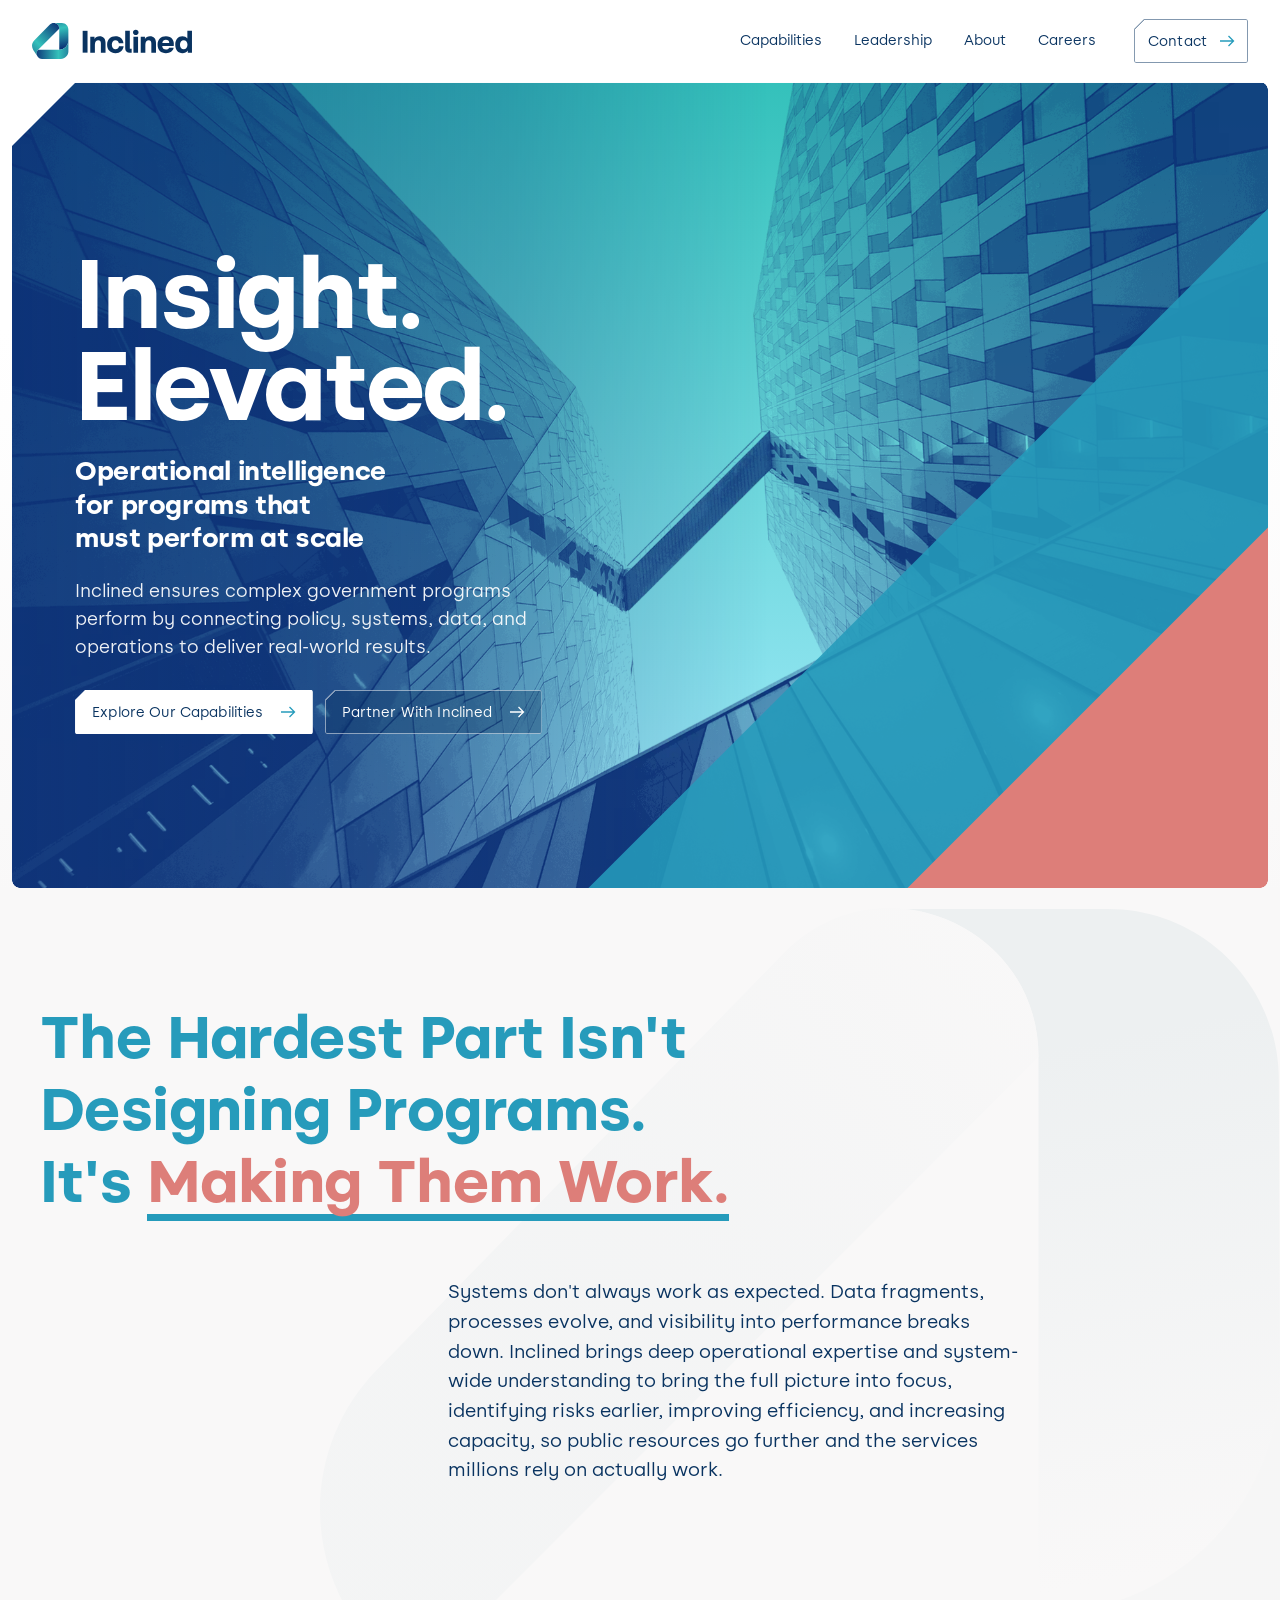
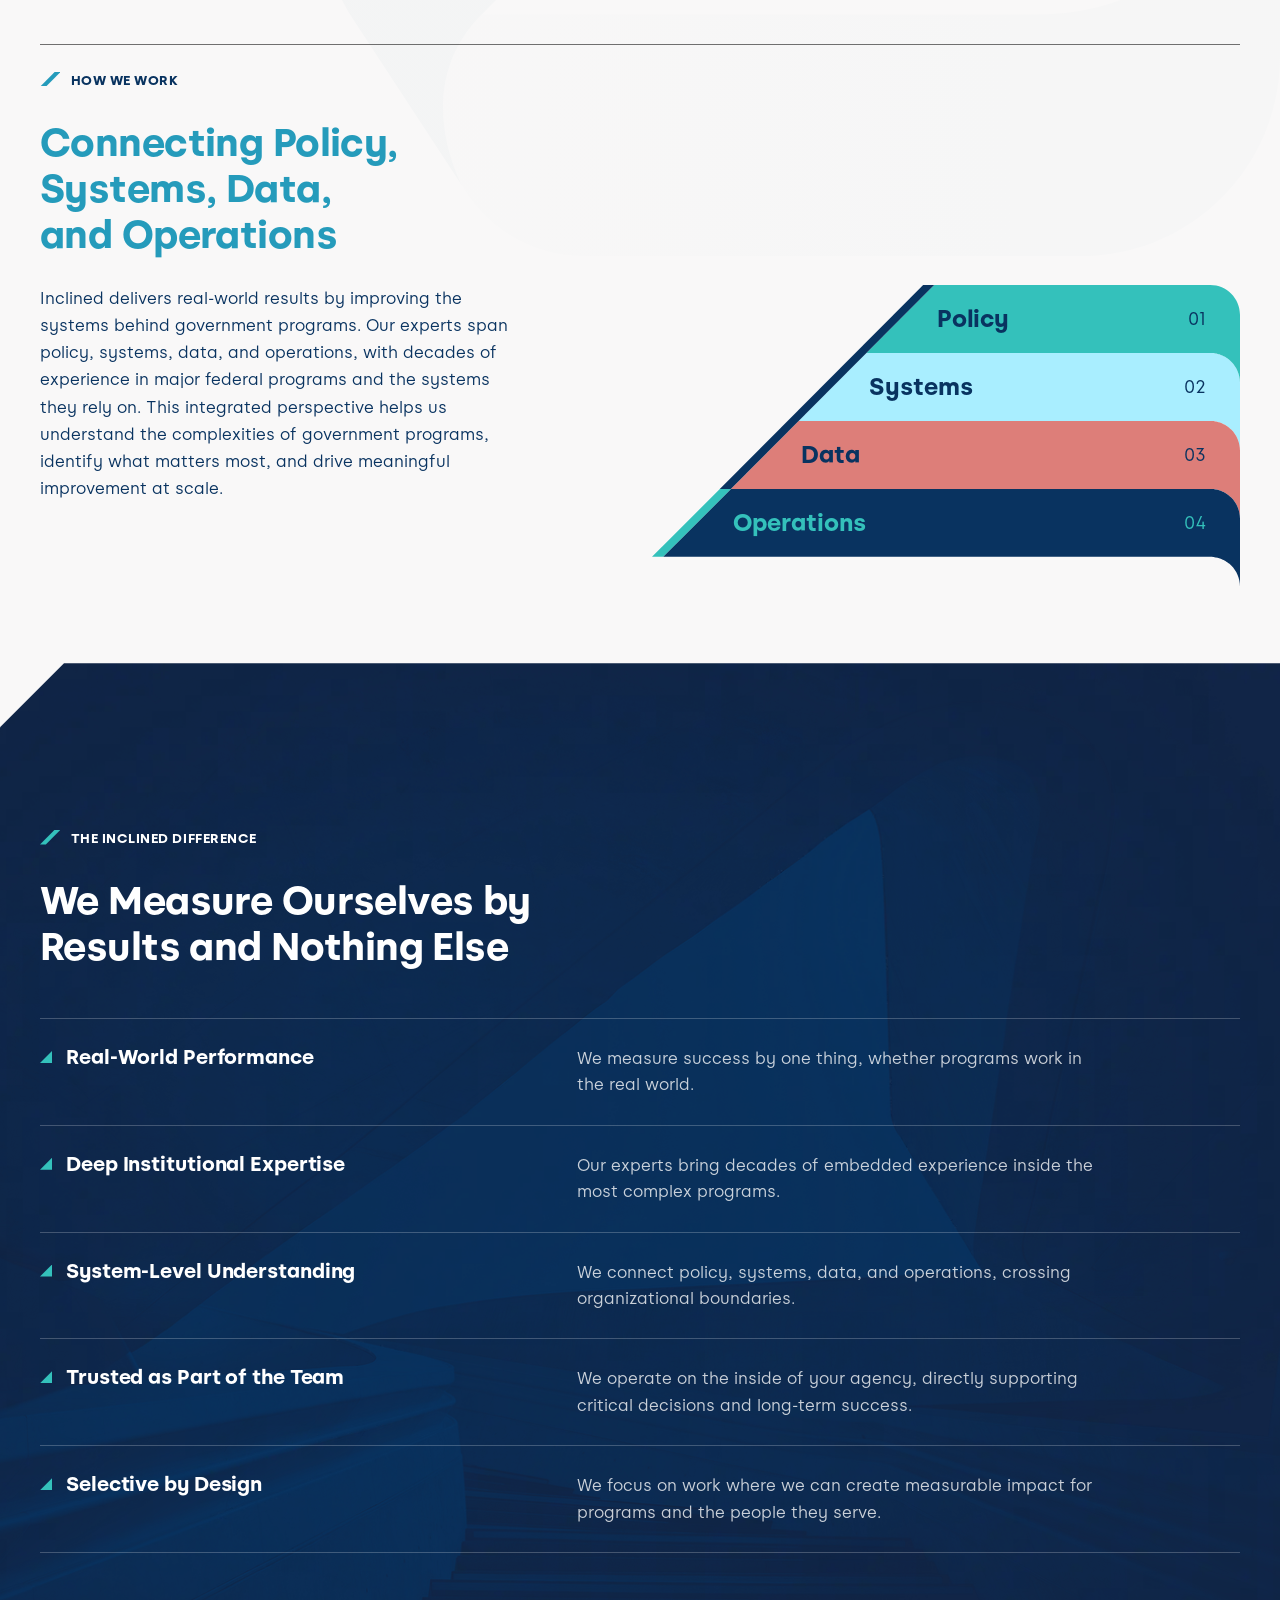
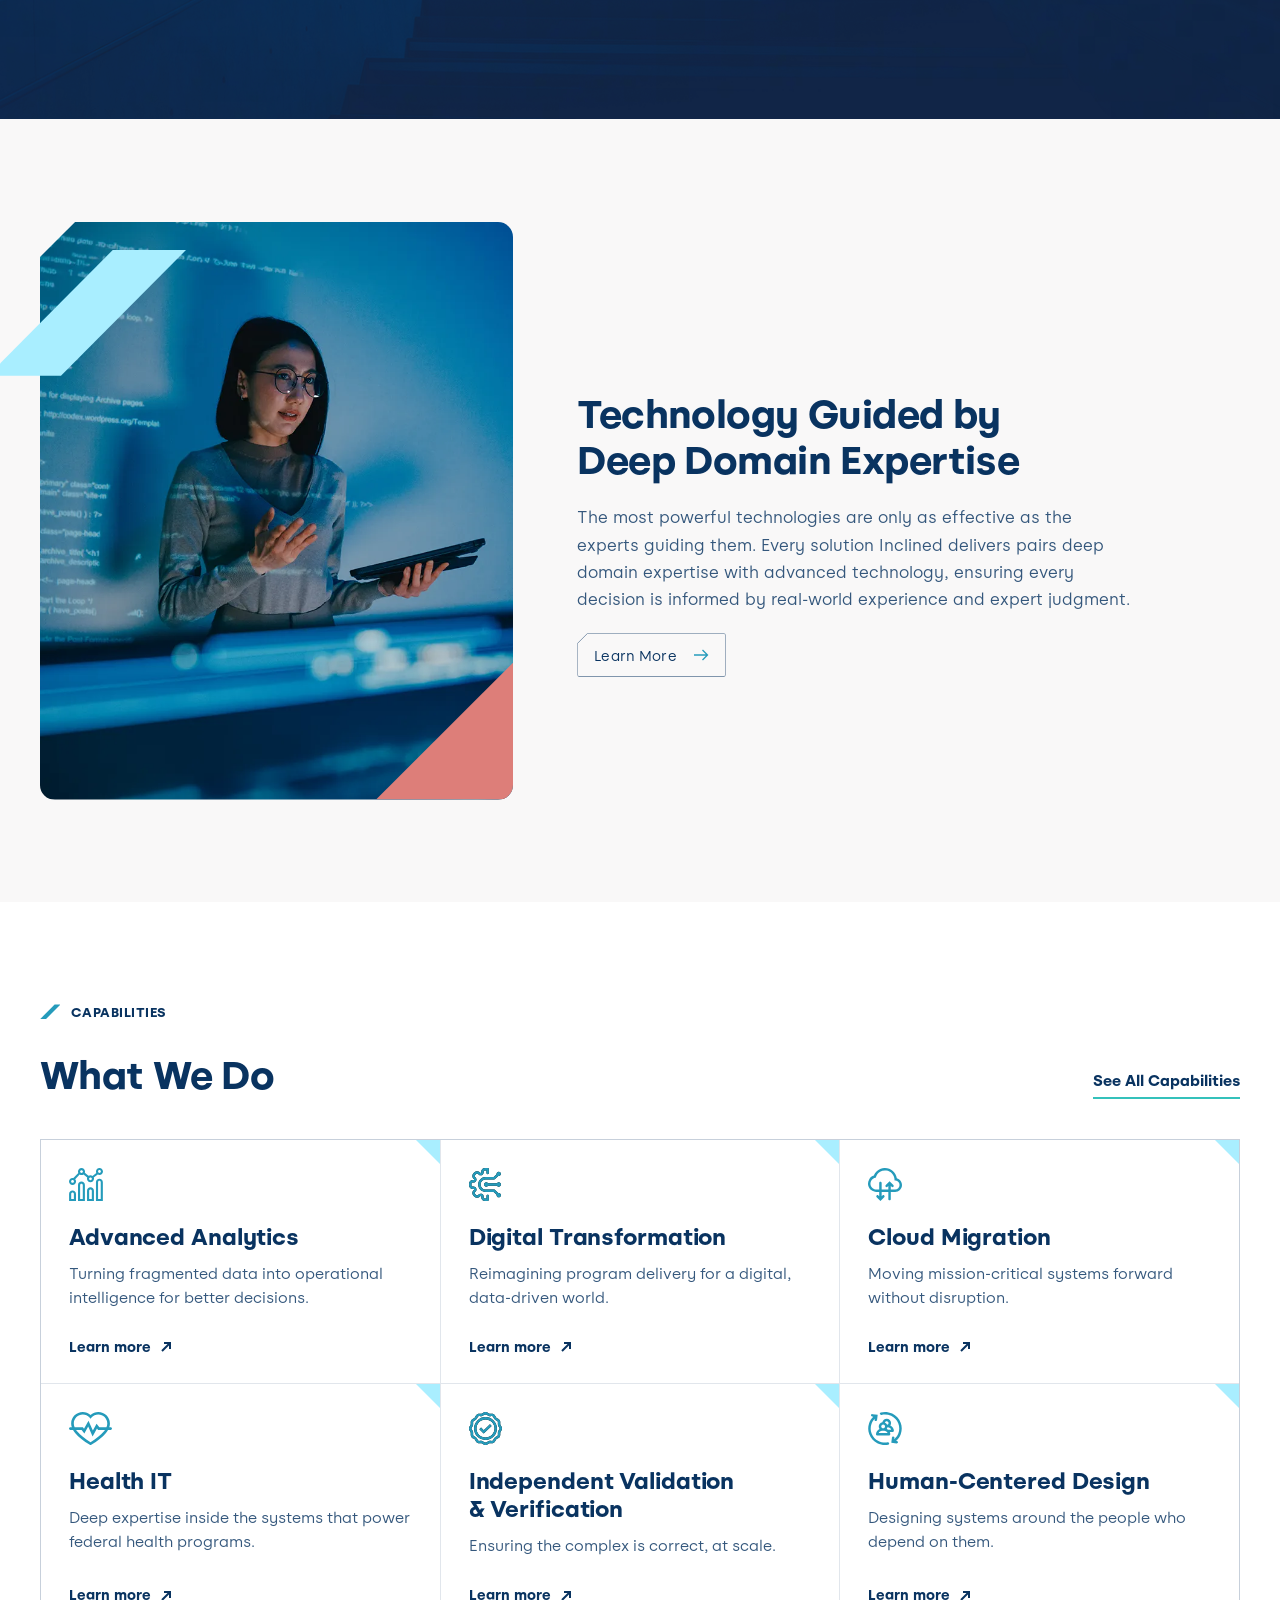
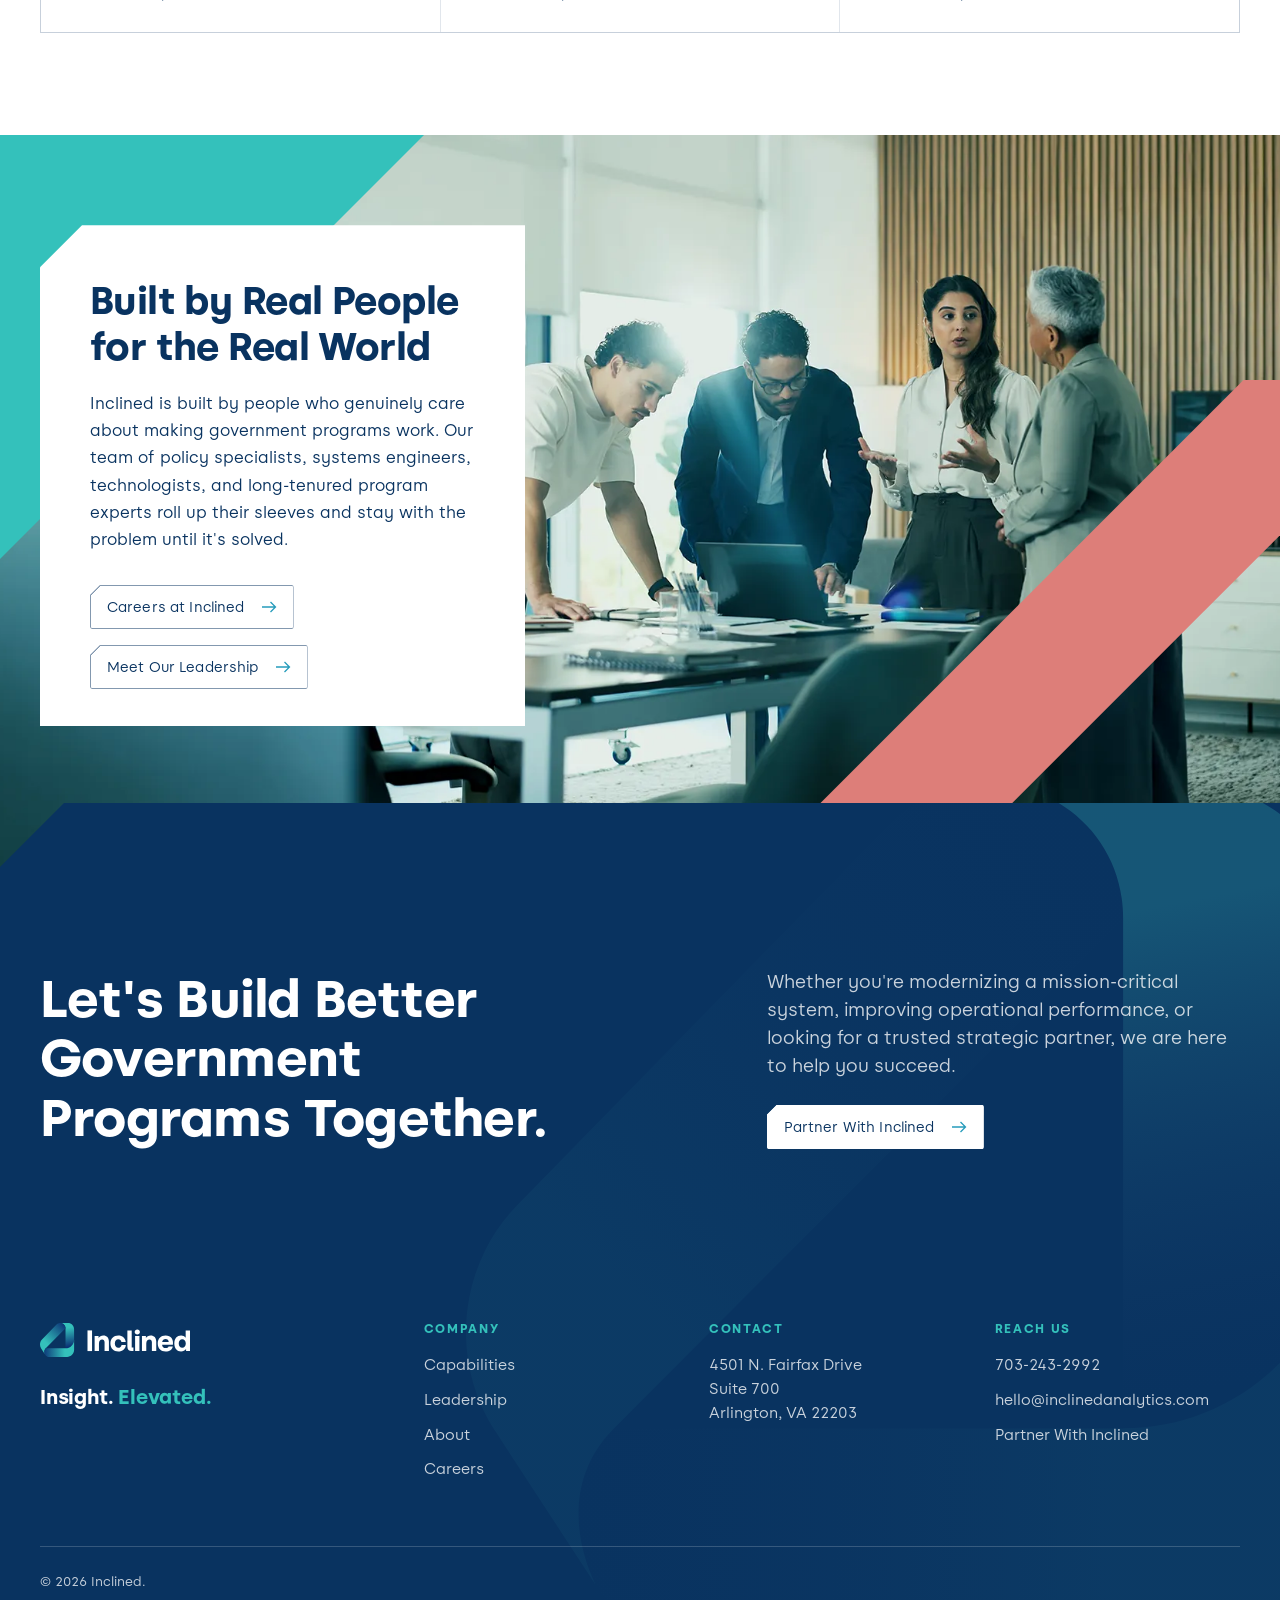
<file: index.html>
<!doctype html>
<html lang="en">
<head>
<meta charset="utf-8">
<meta name="viewport" content="width=device-width,initial-scale=1,viewport-fit=cover">
<meta name="robots" content="noindex,nofollow">
<title>Inclined · Insight. Elevated.</title>
<meta name="description" content="Inclined ensures complex government programs perform by connecting policy, systems, data, and operations to deliver real-world results.">
<link rel="icon" type="image/svg+xml" href="images/favicon.svg">
<link rel="preload" href="fonts/Alcyone-Bold.woff2" as="font" type="font/woff2" crossorigin>
<link rel="preload" href="fonts/Alcyone-Regular.woff2" as="font" type="font/woff2" crossorigin>
<link rel="preload" as="image" href="images/inclined-hero.webp" imagesrcset="images/inclined-hero-1000.webp 1000w, images/inclined-hero.webp 2000w" imagesizes="100vw">
<link rel="stylesheet" href="css/site.css?v=83">
<script>(function(d){if(window.matchMedia&&matchMedia("(prefers-reduced-motion: reduce)").matches)return;d.classList.add("motion");setTimeout(function(){if(!window.__rv)d.classList.remove("motion")},2500)})(document.documentElement)</script>
</head>
<body>
<a class="skip" href="#main">Skip to content</a>

<header class="site-head">
  <div class="wrap">
    <a class="logo" href="index.html" aria-label="Inclined home"><svg focusable="false" class="logo-svg" role="img" aria-label="Inclined" xmlns="http://www.w3.org/2000/svg" xmlns:xlink="http://www.w3.org/1999/xlink" viewBox="0 0 2000 448.9715721"><defs><linearGradient id="lg-a" x1="370.287533" y1="61.8678094" x2="418.852141" y2="321.6319919" gradientUnits="userSpaceOnUse" spreadMethod="reflect"><animateTransform class="logo-flow" attributeName="gradientTransform" type="translate" values="0 0;48.6 259.8;0 0" keyTimes="0;.5;1" calcMode="spline" keySplines=".45 0 .55 1;.45 0 .55 1" dur="3.2s" begin="indefinite" repeatCount="1" fill="remove" data-delay="0"/><stop offset="0" stop-color="#34c1bb"/><stop offset=".9579758" stop-color="#0b3075"/></linearGradient><linearGradient id="lg-b" x1="92.3165108" y1="270.1819334" x2="353.0003744" y2="9.4980698" xlink:href="#lg-a" spreadMethod="reflect"><animateTransform class="logo-flow" attributeName="gradientTransform" type="translate" values="0 0;260.7 -260.7;0 0" keyTimes="0;.5;1" calcMode="spline" keySplines=".45 0 .55 1;.45 0 .55 1" dur="3.2s" begin="indefinite" repeatCount="1" fill="remove" data-delay="180"/></linearGradient><linearGradient id="lg-c" x1="331.0909023" y1="334.545971" x2="30.6879957" y2="334.545971" gradientUnits="userSpaceOnUse" spreadMethod="reflect"><animateTransform class="logo-flow" attributeName="gradientTransform" type="translate" values="0 0;-300.4 0.0;0 0" keyTimes="0;.5;1" calcMode="spline" keySplines=".45 0 .55 1;.45 0 .55 1" dur="3.2s" begin="indefinite" repeatCount="1" fill="remove" data-delay="360"/><stop offset="0" stop-color="#34c1bb"/><stop offset="1" stop-color="#0b3075"/></linearGradient></defs><path d="M277.2213035.4293111l-.2170635.0776859c33.3386657,3.5164284,63.4419432,30.4551488,63.4419432,69.9401383v264.0977094c63.1951763,0,114.4267274-51.2292663,114.4267274-114.4244425l-.5586467-139.155129c-.1787723-44.5309873-36.3285814-80.5359621-80.8599276-80.5359621h-96.2330328Z" fill="url(#lg-a)"/><path d="M76.6043802,334.5539842l.0068546-.0091395L340.4461832,70.6139314v-.1667961c0-62.635381-75.730021-94.0044812-120.0201106-49.7143917L26.8765322,218.7438355c-30.9347102,31.6477927-35.7114786,80.5453402-11.4864719,117.5816485l52.2461708,79.8763573s-26.0517433-46.6279646,8.9681491-81.647857Z" fill="url(#lg-b)"/><path d="M340.5444601,334.5356866v.0091553H76.6112325l-.0068359.0091553c-31.6486206,31.6485596-13.4196777,72.7738647-9.616394,80.399353,11.2105103,19.7398071,32.1663208,34.0181885,58.5036621,34.0181885h235.0439453c52.1010742,0,94.3373413-42.2362671,94.3373413-94.3373413v-134.5137939c0,63.1608887-51.1813354,114.3604736-114.3284912,114.4152832Z" fill="url(#lg-c)"/><path d="M633.1980434,97.7732503h60.8343445v272.9752919h-60.8343445V97.7732503Z" fill="#093360"/><path d="M828.5653626,216.3218356c-23.7892551,0-42.1167933,15.6005184-42.5068063,54.9856855v99.4410211h-57.7142408v-198.1020163h52.6440723v26.9078233c12.4788793-21.8376548,33.9280566-33.1480307,63.1744222-33.1480307,46.7969488,0,74.8732756,29.2479011,74.8732756,79.1634181v125.1788056h-58.1042537v-115.0384686c0-27.2978363-10.9188274-39.3882381-32.3664693-39.3882381Z" fill="#093360"/><path d="M938.9206047,271.6975341c0-63.1759577,42.1167933-105.2912155,104.8996671-105.2912155,54.9856855,0,93.2038847,31.9779918,99.4410211,85.7936385h-57.7127053c-3.1201037-22.2276678-19.1075641-37.4381733-42.1183288-37.4381733-28.0763267,0-45.623839,22.6176808-45.623839,56.9357503s18.7175512,56.5457374,46.013852,56.5457374c23.0107647,0,40.168264-14.8204925,43.6783806-37.4381733h57.7127053c-5.4571105,52.2555948-44.4553356,86.1836514-101.001073,86.1836514-63.1728867,0-105.2896801-41.7283158-105.2896801-105.2912155Z" fill="#093360"/><path d="M1165.0989477,314.5928178V97.7732503h57.7157763v224.6198267h23.0076937v48.3554652h-22.6176808c-38.2151282,0-58.1057892-19.4975771-58.1057892-56.1557244Z" fill="#093360"/><path d="M1262.5868331,118.4408663c0-18.3275382,14.8174215-32.7580177,34.7050116-32.7580177s34.7080825,14.4304795,34.7080825,32.7580177c0,18.7175512-14.8204925,32.3680048-34.7080825,32.3680048s-34.7050116-13.6504536-34.7050116-32.3680048ZM1268.0439436,172.6465259h57.7157763v198.1020163h-57.7157763v-198.1020163Z" fill="#093360"/><path d="M1459.5188105,216.3218356c-23.7877196,0-42.1152578,15.6005184-42.5052708,54.9856855v99.4410211h-57.7157763v-198.1020163h52.6456078v26.9078233c12.4804147-21.8376548,33.9280566-33.1480307,63.1759577-33.1480307,46.7954134,0,74.8732756,29.2479011,74.8732756,79.1634181v125.1788056h-58.1057892v-115.0384686c0-27.2978363-10.9203629-39.3882381-32.3680048-39.3882381Z" fill="#093360"/><path d="M1569.8801946,271.3075211c0-62.7859448,40.165193-104.9012026,104.8981316-104.9012026,71.3662299,0,108.0213063,50.695543,97.1040143,120.49865h-144.2894407c3.1201037,28.8578881,20.280674,44.4584066,47.1854263,44.4584066,21.4507128,0,35.8781214-10.140337,39.3882381-22.2307388h56.9357503c-7.0202333,39.778251-44.0683936,67.8561132-96.3239884,67.8561132-63.9529127,0-104.8981316-41.7283158-104.8981316-105.6812285ZM1716.1166291,249.4698663c-.390013-24.1777326-16.3805444-38.9982251-42.5083418-38.9982251-23.3977067,0-40.165193,12.4804147-44.8453486,38.9982251h87.3536903Z" fill="#093360"/><path d="M1790.9806917,271.6975341c0-65.9029775,37.0450893-105.2912155,89.6906971-105.2912155,25.3477715,0,46.7954134,9.3603111,61.6159059,26.9078233v-95.5408915h57.7127053v272.9752919h-52.2555948v-26.9078233c-15.2074345,21.4476419-38.6051412,33.1480307-67.0730164,33.1480307-52.6456078,0-89.6906971-39.778251-89.6906971-105.2912155ZM1943.8473465,271.6975341c0-34.3180696-18.7206221-56.9357503-47.1884973-56.9357503-28.4648042,0-46.7954134,22.6176808-46.7954134,56.9357503s18.3306092,56.5457374,46.7954134,56.5457374c28.4678752,0,47.1884973-22.2276678,47.1884973-56.5457374Z" fill="#093360"/></svg></a>
    <button class="menu-btn" id="menuBtn" aria-expanded="false" aria-controls="nav" aria-label="Menu">
      <svg viewBox="0 0 24 24" fill="none" stroke="currentColor" stroke-width="2"><path d="M3 7h18M3 12h18M3 17h18"/></svg>
    </button>
    <nav class="nav" id="nav" aria-label="Main">
      <a href="capabilities.html" data-nav="capabilities">Capabilities</a>
      <a href="leadership.html" data-nav="leadership">Leadership</a>
      <a href="about.html" data-nav="about">About</a>
      <a href="careers.html" data-nav="careers">Careers</a>
      <a class="btn btn-primary" href="contact.html" data-nav="contact">Contact</a>
    </nav>
  </div>
</header>

<main id="main">
  <section class="hero">
    <span class="hero-mask hm-l" aria-hidden="true"></span><span class="hero-mask hm-r" aria-hidden="true"></span><span class="hero-mask hm-b" aria-hidden="true"></span><span class="hero-mask hm-c" aria-hidden="true"></span><span class="hero-mask hm-tr" aria-hidden="true"></span><span class="hero-mask hm-br" aria-hidden="true"></span><span class="hero-mask hm-bl" aria-hidden="true"></span>
    <div class="hero-frame">
      <img class="hero-img" src="images/inclined-hero.webp" srcset="images/inclined-hero-1000.webp 1000w, images/inclined-hero.webp 2000w" sizes="100vw" alt="Glass towers seen from below, joined by a skybridge" width="2000" height="1342" fetchpriority="high">
      <span class="hero-band b1" aria-hidden="true"></span>
      <span class="hero-band b2" aria-hidden="true"></span>
      <div class="wrap hero-content">
        <div class="hero-copy">
          <h1 class="tag"><span>Insight.</span><span>Elevated.</span></h1>
          <h2 class="positioning">Operational intelligence for programs that must perform at scale</h2>
          <p class="lede">Inclined ensures complex government programs perform by connecting policy, systems, data, and operations to deliver real-world results.</p>
          <div class="row" style="margin-top:6px">
            <a class="btn btn-white" href="capabilities.html">Explore Our Capabilities</a>
            <a class="btn btn-outline-light" href="contact.html">Partner With Inclined</a>
          </div>
        </div>
      </div>
    </div>
  </section>

  <section class="hardest">
    <svg class="hardest-mark" viewBox="0 0 1200 1185" aria-hidden="true" focusable="false">
      <path d="M731.337 1.13311L730.765 1.33815C818.715 10.6193 898.131 81.7204 898.131 185.936V882.986C1064.85 882.986 1200 747.773 1200 580.978L1198.53 213.697C1198.05 96.1634 1102.69 1.13311 985.21 1.13311H731.337Z" fill="url(#hm-a)"/>
      <path d="M202.09 883.01L202.108 882.986L898.131 186.376V185.936C898.131 20.6181 698.348 -62.1764 581.506 54.7213L70.903 577.345C-10.7059 660.875 -23.3075 789.934 40.6005 887.686L178.431 1098.51C178.431 1098.51 109.704 975.44 202.09 883.01Z" fill="url(#hm-b)"/>
      <path opacity=".25" d="M898.39 882.962V882.986H202.108L202.09 883.01C118.598 966.542 166.688 1075.09 176.721 1095.21C206.295 1147.31 261.579 1185 331.06 1185H951.129C1088.58 1185 1200 1073.52 1200 936.009V580.978C1200 747.683 1064.98 882.817 898.39 882.962Z" fill="url(#hm-c)"/>
      <defs>
        <linearGradient id="hm-a" x1="976.855" y1="163.292" x2="1105.09" y2="848.882" gradientUnits="userSpaceOnUse"><stop stop-color="#EDF0F1"/><stop offset=".958" stop-color="#F9F8F8"/></linearGradient>
        <linearGradient id="hm-b" x1="243.54" y1="713.109" x2="931.58" y2="25.399" gradientUnits="userSpaceOnUse"><stop stop-color="#EDF0F1" stop-opacity=".45"/><stop offset=".958" stop-color="#F9F8F8"/></linearGradient>
        <linearGradient id="hm-c" x1="873.451" y1="882.989" x2="80.958" y2="882.989" gradientUnits="userSpaceOnUse"><stop stop-color="#EDF0F1"/><stop offset="1" stop-color="#F5F5F5"/></linearGradient>
      </defs>
    </svg>
    <div class="wrap hardest-grid">
      <h2 class="hardest-title">The Hardest Part Isn't Designing Programs. <span class="line2">It's <span class="hl-u"><span class="hl">Making Them Work.</span></span></span></h2>
      <p class="hardest-body">Systems don't always work as expected. Data fragments, processes evolve, and visibility into performance breaks down. Inclined brings deep operational expertise and system-wide understanding to bring the full picture into focus, identifying risks earlier, improving efficiency, and increasing capacity, so public resources go further and the services millions rely on actually work.</p>
    </div>
    <div class="wrap hw">
      <div class="hw-rule"></div>
      <p class="hw-eyebrow"><svg class="ey-icon" viewBox="0 0 36 26" aria-hidden="true"><path d="M25.7603 0L0 26H10.2397L36 0H25.7603Z" fill="#259BBB"/></svg><span>How we work</span></p>
      <h2 class="hw-title">Connecting Policy, Systems, Data, and Operations</h2>
      <p class="hw-body">Inclined delivers real-world results by improving the systems behind government programs. Our experts span policy, systems, data, and operations, with decades of experience in major federal programs and the systems they rely on. This integrated perspective helps us understand the complexities of government programs, identify what matters most, and drive meaningful improvement at scale.</p>
      <div class="hw-graphic"><svg class="layers2" viewBox="0 0 702 360" role="img" aria-label="Four connected layers of a government program: 01 Policy, 02 Systems, 03 Data, 04 Operations">
      <g>
        <path transform="translate(175.053 81.139)" d="M516.478 10.3488C515.685 9.5585 514.857 8.8041 513.994 8.0914C513.902 8.0161 513.801 7.9527 513.709 7.8783C512.919 7.2398 512.112 6.623 511.268 6.0532C511.096 5.9369 510.909 5.8417 510.735 5.7283C509.956 5.2217 509.17 4.7249 508.35 4.2796C508.049 4.1159 507.728 3.9862 507.422 3.8311C506.708 3.4696 505.997 3.1012 505.256 2.7878C504.834 2.6089 504.39 2.4745 503.959 2.3118C503.31 2.0663 502.669 1.803 502.002 1.5953C501.468 1.429 500.912 1.3151 500.367 1.1738C499.781 1.0216 499.205 0.8437 498.608 0.7213C497.888 0.5737 497.146 0.4883 496.411 0.3851C495.969 0.3233 495.537 0.2289 495.09 0.1835C493.899 0.0622 492.69 0 491.467 0H80.9287L0 81.1389H491.467C492.69 81.1389 493.899 81.2011 495.09 81.3223C495.537 81.3678 495.969 81.4621 496.411 81.524C497.146 81.6271 497.888 81.7125 498.608 81.8602C499.205 81.9826 499.781 82.1605 500.367 82.3126C500.912 82.454 501.468 82.5678 502.002 82.7342C502.669 82.9419 503.31 83.2052 503.959 83.4507C504.39 83.6134 504.834 83.7477 505.256 83.9266C505.997 84.2401 506.708 84.6085 507.422 84.97C507.728 85.1251 508.049 85.2548 508.35 85.4184C509.17 85.8638 509.956 86.3606 510.735 86.8672C510.909 86.9806 511.096 87.0758 511.268 87.192C512.112 87.7618 512.919 88.3787 513.709 89.0171C513.801 89.0916 513.902 89.155 513.994 89.2303C514.857 89.943 515.685 90.6974 516.478 91.4877C516.488 91.4968 516.498 91.5048 516.507 91.514C522.924 97.9248 526.903 106.783 526.94 116.575L526.947 116.583V35.5722C526.947 35.5262 526.94 35.4819 526.94 35.4361C526.903 25.6451 522.922 16.7863 516.507 10.3751C516.498 10.3659 516.488 10.358 516.478 10.3488Z" fill="#A9EEFF"/>
        <path transform="translate(161.857 81.139)" d="M0 81.1389H13.1955L94.1242 0H80.9287L0 81.1389Z" fill="#093360"/>
        <text x="258.91" y="131.51" fill="#093360" class="lt">Systems</text>
        <text x="662" y="129.06" fill="#093360" class="ln" text-anchor="end">02</text>
      </g>
      <g>
        <path transform="translate(94.124 162.278)" d="M597.407 10.3488C596.614 9.5585 595.786 8.8041 594.923 8.0914C594.831 8.0161 594.73 7.9527 594.638 7.8783C593.848 7.2398 593.041 6.623 592.197 6.0532C592.025 5.9369 591.838 5.8417 591.664 5.7283C590.885 5.2217 590.099 4.7249 589.279 4.2796C588.978 4.1159 588.657 3.9862 588.351 3.8311C587.637 3.4696 586.926 3.1012 586.185 2.7878C585.763 2.6089 585.319 2.4745 584.888 2.3118C584.239 2.0663 583.598 1.803 582.931 1.5953C582.397 1.429 581.841 1.3151 581.296 1.1738C580.71 1.0216 580.134 0.8437 579.537 0.7213C578.817 0.5737 578.075 0.4883 577.34 0.3851C576.898 0.3233 576.466 0.2289 576.019 0.1835C574.828 0.0622 573.619 0 572.396 0H80.9287L0 81.1389H572.396C573.619 81.1389 574.828 81.2011 576.019 81.3223C576.466 81.3678 576.898 81.4621 577.34 81.524C578.075 81.6271 578.817 81.7125 579.537 81.8602C580.134 81.9826 580.71 82.1605 581.296 82.3126C581.841 82.454 582.397 82.5678 582.931 82.7342C583.598 82.9419 584.239 83.2052 584.888 83.4507C585.319 83.6134 585.763 83.7477 586.185 83.9266C586.926 84.2401 587.637 84.6085 588.351 84.97C588.657 85.1251 588.978 85.2548 589.279 85.4184C590.099 85.8638 590.885 86.3606 591.664 86.8672C591.838 86.9806 592.025 87.0758 592.197 87.192C593.041 87.7618 593.848 88.3787 594.638 89.0171C594.73 89.0916 594.831 89.155 594.923 89.2303C595.786 89.943 596.614 90.6974 597.407 91.4877C597.417 91.4968 597.427 91.5048 597.436 91.514C603.853 97.9248 607.832 106.783 607.869 116.575L607.876 116.583V35.5722C607.876 35.5262 607.869 35.4819 607.869 35.4361C607.832 25.6451 603.851 16.7863 597.436 10.3751C597.427 10.3659 597.417 10.358 597.407 10.3488Z" fill="#DD7E79"/>
        <path transform="translate(80.928 162.278)" d="M0 81.1389H13.1955L94.1242 0H80.9287L0 81.1389Z" fill="#093360"/>
        <text x="177.91" y="212.65" fill="#093360" class="lt">Data</text>
        <text x="662" y="210.20" fill="#093360" class="ln" text-anchor="end">03</text>
      </g>
      <g>
        <path transform="translate(13.196 243.417)" d="M678.335 10.3488C677.542 9.5585 676.714 8.8041 675.851 8.0914C675.759 8.0161 675.658 7.9527 675.566 7.8783C674.776 7.2398 673.969 6.623 673.125 6.0532C672.953 5.9369 672.766 5.8417 672.592 5.7283C671.813 5.2217 671.027 4.7249 670.207 4.2796C669.906 4.1159 669.585 3.9862 669.279 3.8311C668.565 3.4696 667.854 3.1012 667.113 2.7878C666.691 2.6089 666.247 2.4745 665.816 2.3118C665.167 2.0663 664.526 1.803 663.859 1.5953C663.325 1.429 662.769 1.3151 662.224 1.1738C661.638 1.0216 661.062 0.8437 660.465 0.7213C659.745 0.5737 659.003 0.4883 658.268 0.3851C657.826 0.3233 657.394 0.2289 656.947 0.1835C655.756 0.0622 654.547 0 653.324 0H80.9287L0 81.1389H653.324C654.547 81.1389 655.756 81.2011 656.947 81.3223C657.394 81.3678 657.826 81.4621 658.268 81.524C659.003 81.6271 659.745 81.7125 660.465 81.8602C661.062 81.9826 661.638 82.1605 662.224 82.3126C662.769 82.454 663.325 82.5678 663.859 82.7342C664.526 82.9419 665.167 83.2052 665.816 83.4507C666.247 83.6134 666.691 83.7477 667.113 83.9266C667.854 84.2401 668.565 84.6085 669.279 84.97C669.585 85.1251 669.906 85.2548 670.207 85.4184C671.027 85.8638 671.813 86.3606 672.592 86.8672C672.766 86.9806 672.953 87.0758 673.125 87.192C673.969 87.7618 674.776 88.3787 675.566 89.0171C675.658 89.0916 675.759 89.155 675.851 89.2303C676.714 89.943 677.542 90.6974 678.335 91.4877C678.345 91.4968 678.355 91.5048 678.364 91.514C684.781 97.9248 688.76 106.783 688.797 116.575L688.804 116.583V35.5722C688.804 35.5262 688.797 35.4819 688.797 35.4361C688.76 25.6451 684.779 16.7863 678.364 10.3751C678.355 10.3659 678.345 10.358 678.335 10.3488Z" fill="#093360"/>
        <path transform="translate(0.000 243.417)" d="M0 81.1389H13.1955L94.1242 0H80.9287L0 81.1389Z" fill="#34C1BB"/>
        <text x="96.91" y="293.79" fill="#34C1BB" class="lt">Operations</text>
        <text x="662" y="291.34" fill="#34C1BB" class="ln" text-anchor="end">04</text>
      </g>
      <g>
        <path transform="translate(255.982 0)" d="M410.538 0H80.9287L0 81.1389H410.538C411.762 81.1389 412.97 81.2011 414.162 81.3223C414.609 81.3678 415.04 81.4621 415.482 81.524C416.217 81.6271 416.959 81.7125 417.679 81.8602C418.277 81.9826 418.852 82.1605 419.438 82.3126C419.983 82.454 420.539 82.5678 421.073 82.7342C421.74 82.9419 422.381 83.2052 423.031 83.4507C423.461 83.6134 423.905 83.7477 424.328 83.9266C425.068 84.2401 425.779 84.6085 426.493 84.97C426.799 85.1251 427.12 85.2548 427.422 85.4184C428.241 85.8638 429.027 86.3606 429.806 86.8672C429.981 86.9806 430.167 87.0758 430.339 87.192C431.183 87.7618 431.991 88.3787 432.781 89.0171C432.873 89.0916 432.974 89.155 433.065 89.2303C433.929 89.943 434.757 90.6974 435.55 91.4877C435.559 91.4968 435.569 91.5048 435.578 91.514C441.996 97.9248 445.974 106.783 446.011 116.575L446.018 116.583V35.5722C446.018 15.9261 430.133 0 410.538 0Z" fill="#34C1BB"/>
        <path transform="translate(242.786 0)" d="M0 81.1389H13.1955L94.1242 0H80.9287L0 81.1389Z" fill="#093360"/>
        <text x="339.91" y="50.37" fill="#093360" class="lt">Policy</text>
        <text x="662" y="47.92" fill="#093360" class="ln" text-anchor="end">01</text>
      </g>
    </svg></div>
    </div>
  </section>

  <section class="band navy rise-top rise-bottom diff-band">
    <img class="diff-bg" src="images/inclined-difference-bg.webp" alt="" width="1600" height="1041" loading="lazy">
    <div class="wrap stack" style="--gap:48px">
      <div class="stack-sm">
        <span class="eyebrow">The Inclined Difference</span>
        <h2 class="h-l" style="max-width:20ch">We Measure Ourselves by Results and Nothing Else</h2>
      </div>
      <ul class="diff">
        <li><h3>Real-World Performance</h3><p>We measure success by one thing, whether programs work in the real world.</p></li>
        <li><h3>Deep Institutional Expertise</h3><p>Our experts bring decades of embedded experience inside the most complex programs.</p></li>
        <li><h3>System-Level Understanding</h3><p>We connect policy, systems, data, and operations, crossing organizational boundaries.</p></li>
        <li><h3>Trusted as Part of the Team</h3><p>We operate on the inside of your agency, directly supporting critical decisions and long-term success.</p></li>
        <li><h3>Selective by Design</h3><p>We focus on work where we can create measurable impact for programs and the people they serve.</p></li>
      </ul>
    </div>
  </section>

  <section class="band">
    <div class="wrap split center">
      <div class="eitl-media"><span class="eitl-ice" aria-hidden="true"></span><div class="eitl-photo"><img src="images/Expert-In-The-Loop.webp" alt="An analyst holding a tablet, lit by code projected on the wall behind her" width="1200" height="956" loading="lazy"><span class="eitl-coral" aria-hidden="true"></span></div></div>
      <div class="stack">
        <span class="eyebrow">Expert in the Loop</span>
        <h2 class="h-l">Technology Guided by Deep Domain Expertise</h2>
        <p class="lede body-hw">The most powerful technologies are only as effective as the experts guiding them. Every solution Inclined delivers pairs deep domain expertise with advanced technology, ensuring every decision is informed by real-world experience and expert judgment.</p>
        <div><a class="btn btn-line" href="about.html#expert-in-the-loop">Learn More</a></div>
      </div>
    </div>
  </section>

  <section class="band white">
    <div class="wrap stack" style="--gap:40px">
      <div class="section-head">
        <span class="eyebrow">Capabilities</span>
        <div class="row"><h2 class="h-l">What We Do</h2><a class="textlink" href="capabilities.html">See All Capabilities</a></div>
      </div>
      <div class="cap-grid">
        <a class="cap-card" href="capabilities.html#advanced-analytics"><img class="cap-icon" src="images/Inclined-Data-Analytics-Icon-Ocean.svg" alt="" width="48" height="48" loading="lazy" decoding="async"><h3>Advanced Analytics</h3><p>Turning fragmented data into operational intelligence for better decisions.</p><span class="go">Learn more <svg class="arr" viewBox="0 0 14 14" fill="none" stroke="currentColor" stroke-width="2" aria-hidden="true"><path d="M3 11L11 3M5 3h6v6"/></svg></span></a>
        <a class="cap-card" href="capabilities.html#digital-transformation"><img class="cap-icon" src="images/Inclined-Digital-Transformation-Icon-Ocean.svg" alt="" width="48" height="48" loading="lazy" decoding="async"><h3>Digital Transformation</h3><p>Reimagining program delivery for a digital, data-driven world.</p><span class="go">Learn more <svg class="arr" viewBox="0 0 14 14" fill="none" stroke="currentColor" stroke-width="2" aria-hidden="true"><path d="M3 11L11 3M5 3h6v6"/></svg></span></a>
        <a class="cap-card" href="capabilities.html#cloud-migration"><img class="cap-icon" src="images/Inclined-Cloud-Migration-Icon-Ocean.svg" alt="" width="48" height="48" loading="lazy" decoding="async"><h3>Cloud Migration</h3><p>Moving mission-critical systems forward without disruption.</p><span class="go">Learn more <svg class="arr" viewBox="0 0 14 14" fill="none" stroke="currentColor" stroke-width="2" aria-hidden="true"><path d="M3 11L11 3M5 3h6v6"/></svg></span></a>
        <a class="cap-card" href="capabilities.html#health-it"><img class="cap-icon" src="images/Inclined-Health-IT-Icon-Ocean.svg" alt="" width="48" height="48" loading="lazy" decoding="async"><h3>Health IT</h3><p>Deep expertise inside the systems that power federal health programs.</p><span class="go">Learn more <svg class="arr" viewBox="0 0 14 14" fill="none" stroke="currentColor" stroke-width="2" aria-hidden="true"><path d="M3 11L11 3M5 3h6v6"/></svg></span></a>
        <a class="cap-card" href="capabilities.html#ivv"><img class="cap-icon" src="images/Inclined-Validation-Verification-Icon-Ocean.svg" alt="" width="48" height="48" loading="lazy" decoding="async"><h3>Independent Validation &amp; Verification</h3><p>Ensuring the complex is correct, at scale.</p><span class="go">Learn more <svg class="arr" viewBox="0 0 14 14" fill="none" stroke="currentColor" stroke-width="2" aria-hidden="true"><path d="M3 11L11 3M5 3h6v6"/></svg></span></a>
        <a class="cap-card" href="capabilities.html#human-centered-design"><img class="cap-icon" src="images/Inclined-Human-Centered-Design-Icon-Ocean.svg" alt="" width="48" height="48" loading="lazy" decoding="async"><h3>Human-Centered Design</h3><p>Designing systems around the people who depend on them.</p><span class="go">Learn more <svg class="arr" viewBox="0 0 14 14" fill="none" stroke="currentColor" stroke-width="2" aria-hidden="true"><path d="M3 11L11 3M5 3h6v6"/></svg></span></a>
      </div>
    </div>
  </section>

  <section class="rp">
    <img class="rp-img" src="images/Built-By-Real-People.webp" alt="" width="2000" height="950" loading="lazy">
    <span class="rp-teal" aria-hidden="true"></span>
    <span class="rp-coral" aria-hidden="true"></span>
    <div class="wrap">
      <div class="rp-card">
        <h2 class="h-l">Built by Real People for the Real World</h2>
        <p class="body-hw">Inclined is built by people who genuinely care about making government programs work. Our team of policy specialists, systems engineers, technologists, and long-tenured program experts roll up their sleeves and stay with the problem until it's solved.</p>
        <div class="row"><a class="btn btn-line" href="careers.html">Careers at Inclined</a><a class="btn btn-line" href="leadership.html">Meet Our Leadership</a></div>
      </div>
    </div>
  </section>

  <section class="band navy cta rise-top">
    <div class="wrap">
      <h2>Let's Build Better Government Programs Together.</h2>
      <div class="side"><p class="lede">Whether you're modernizing a mission-critical system, improving operational performance, or looking for a trusted strategic partner, we are here to help you succeed.</p><a class="btn btn-white" href="contact.html">Partner With Inclined</a></div>
    </div>
  </section>
</main>

<footer class="site-foot">
  <div class="wrap">
    <div class="foot-grid">
      <div>
        <a class="logo" href="index.html" aria-label="Inclined home"><img src="images/logo-white.svg" alt="Inclined" width="170" height="38"></a>
        <p class="signoff">Insight. <span>Elevated.</span></p>
      </div>
      <div><h4>Company</h4><ul><li><a href="capabilities.html">Capabilities</a></li><li><a href="leadership.html">Leadership</a></li><li><a href="about.html">About</a></li><li><a href="careers.html">Careers</a></li></ul></div>
      <div><h4>Contact</h4><address>4501 N. Fairfax Drive<br>Suite 700<br>Arlington, VA 22203</address></div>
      <div><h4>Reach us</h4><ul><li><a href="tel:+17032432992">703-243-2992</a></li><li><a href="mailto:hello@inclinedanalytics.com">hello@inclinedanalytics.com</a></li><li><a href="contact.html">Partner With Inclined</a></li></ul></div>
    </div>
    <div class="foot-base"><span>© 2026 Inclined.</span></div>
  </div>
</footer>

<script src="js/site.js?v=20" defer></script>
</body>
</html>
</file>
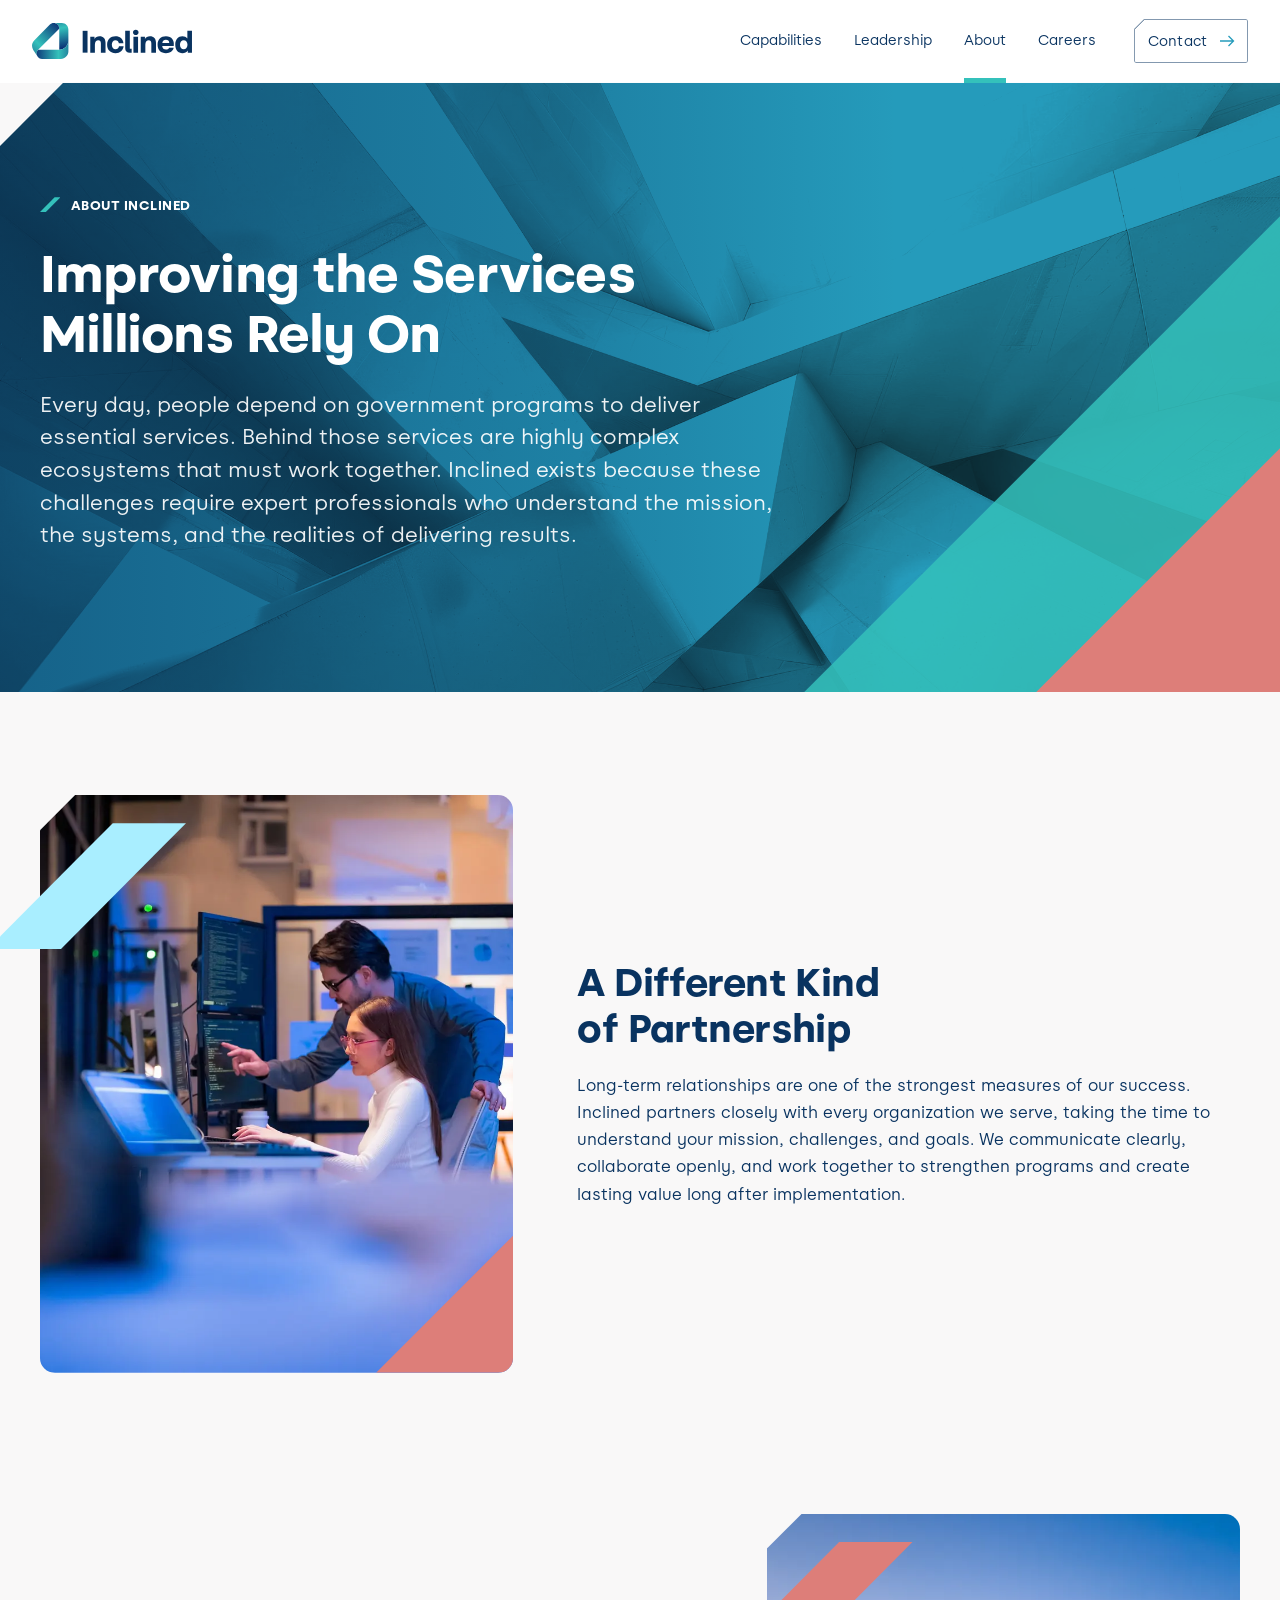
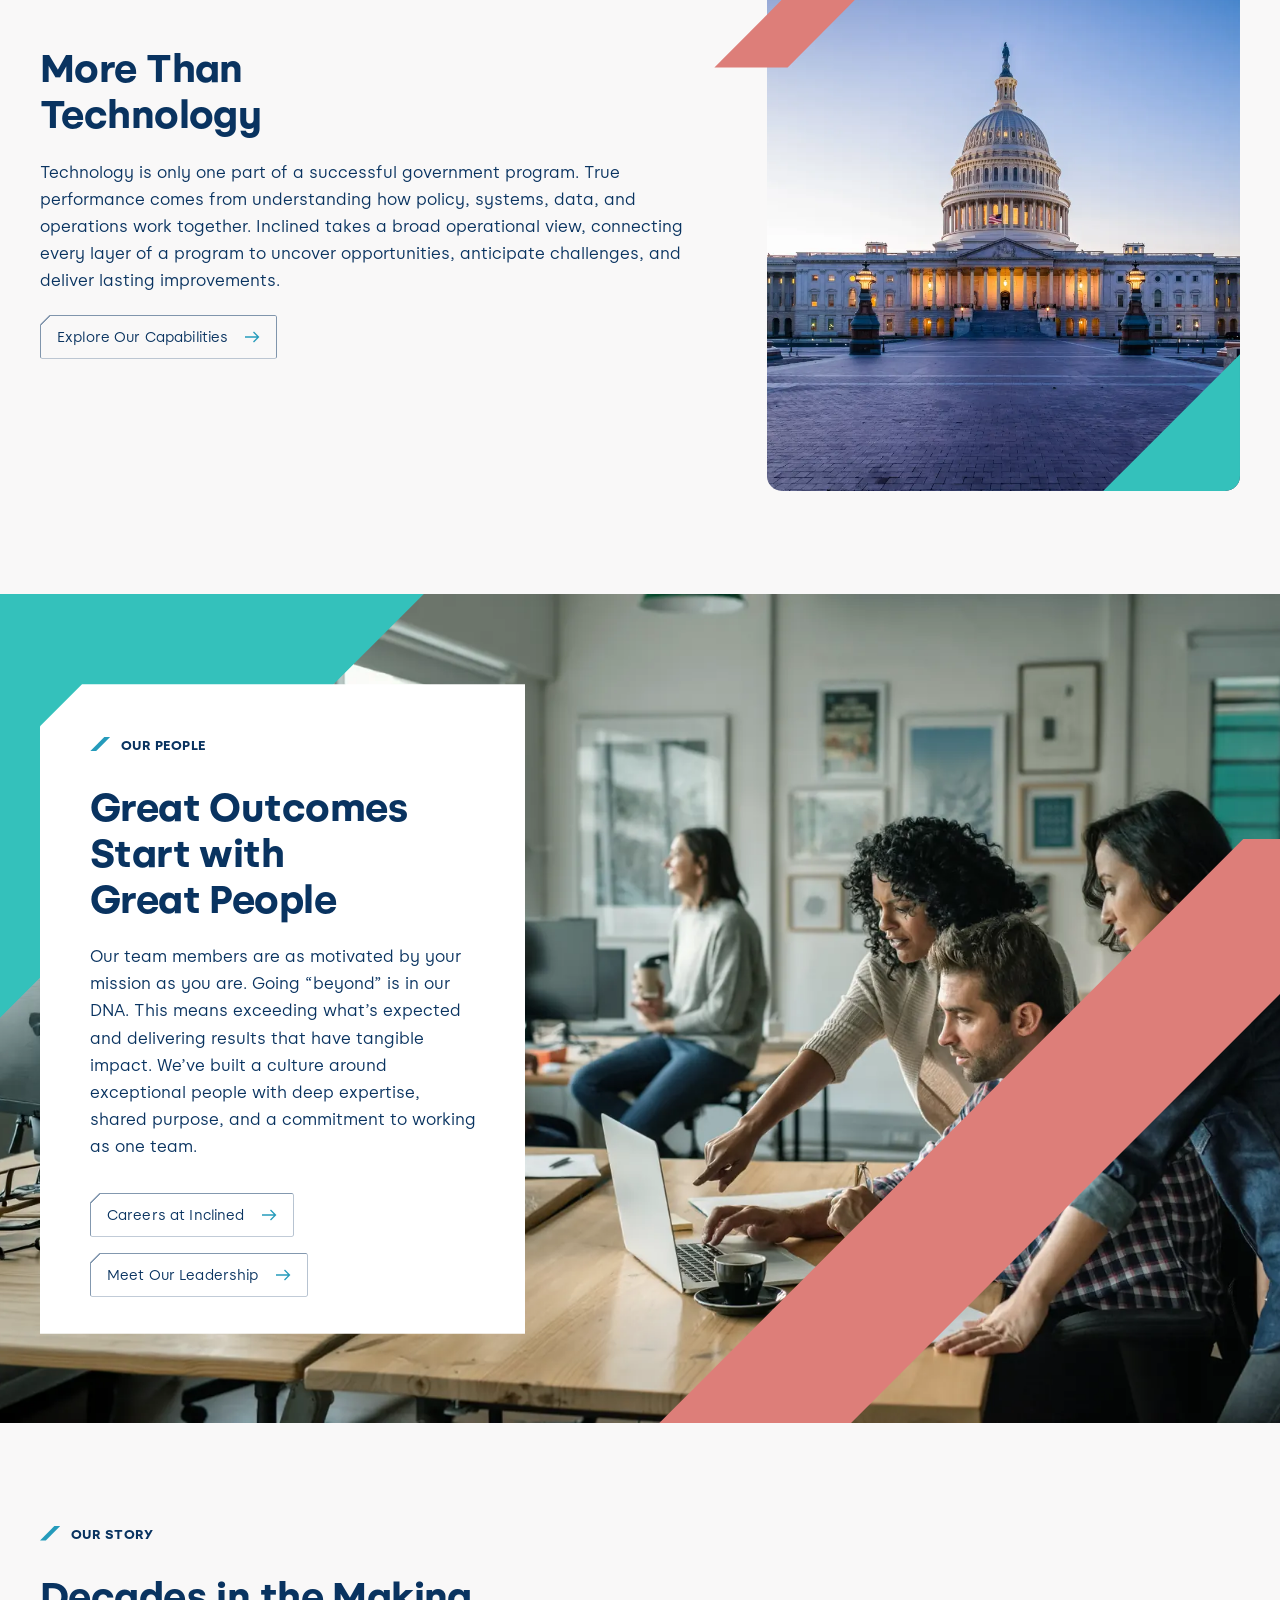
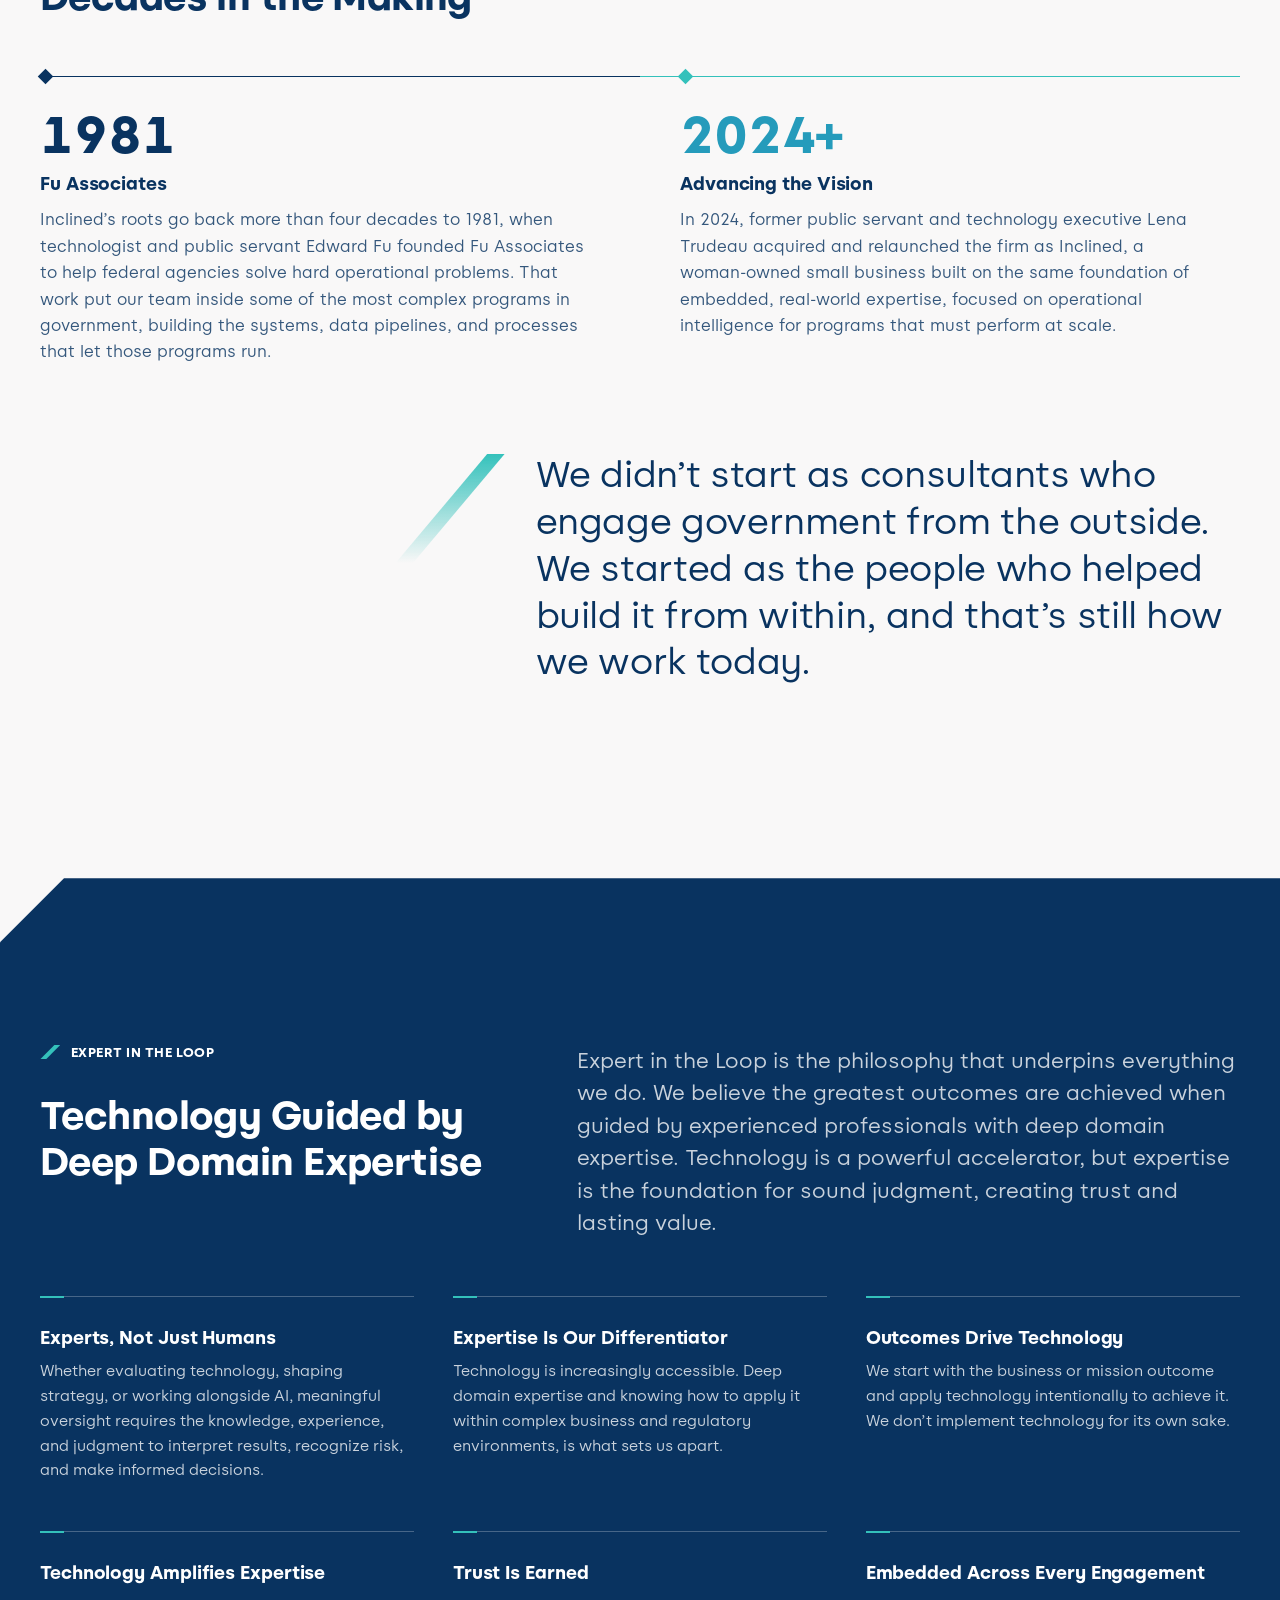
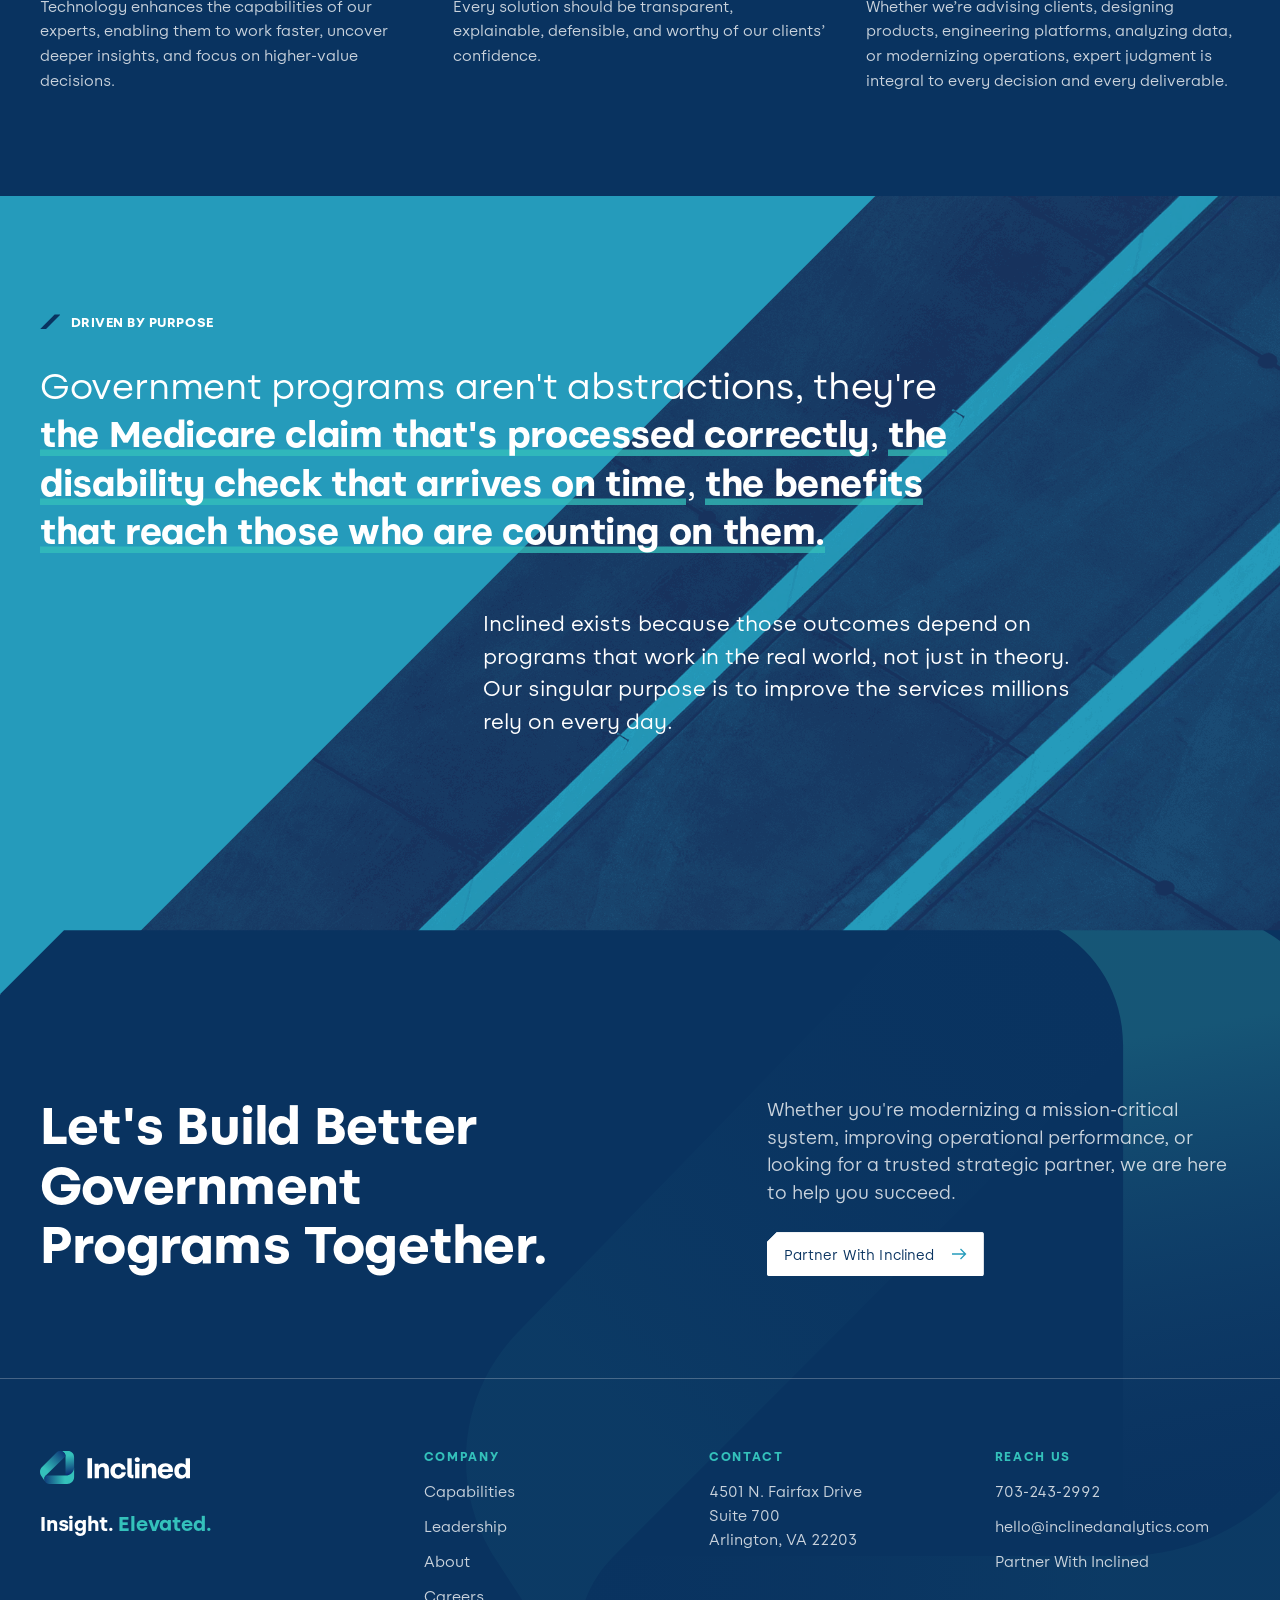
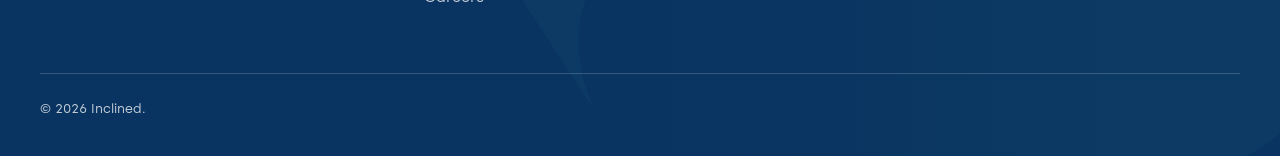
<file: about.html>
<!doctype html>
<html lang="en">
<head>
<meta charset="utf-8">
<meta name="viewport" content="width=device-width,initial-scale=1,viewport-fit=cover">
<meta name="robots" content="noindex,nofollow">
<title>About · Inclined</title>
<meta name="description" content="Inclined ensures complex government programs perform by connecting policy, systems, data, and operations to deliver real-world results.">
<link rel="icon" type="image/svg+xml" href="images/favicon.svg">
<link rel="preload" href="fonts/Alcyone-Bold.woff2" as="font" type="font/woff2" crossorigin>
<link rel="preload" href="fonts/Alcyone-Regular.woff2" as="font" type="font/woff2" crossorigin>
<link rel="stylesheet" href="css/site.css?v=83">
<script>(function(d){if(window.matchMedia&&matchMedia("(prefers-reduced-motion: reduce)").matches)return;d.classList.add("motion");setTimeout(function(){if(!window.__rv)d.classList.remove("motion")},2500)})(document.documentElement)</script>
</head>
<body>
<a class="skip" href="#main">Skip to content</a>

<header class="site-head">
  <div class="wrap">
    <a class="logo" href="index.html" aria-label="Inclined home"><svg focusable="false" class="logo-svg" role="img" aria-label="Inclined" xmlns="http://www.w3.org/2000/svg" xmlns:xlink="http://www.w3.org/1999/xlink" viewBox="0 0 2000 448.9715721"><defs><linearGradient id="lg-a" x1="370.287533" y1="61.8678094" x2="418.852141" y2="321.6319919" gradientUnits="userSpaceOnUse" spreadMethod="reflect"><animateTransform class="logo-flow" attributeName="gradientTransform" type="translate" values="0 0;48.6 259.8;0 0" keyTimes="0;.5;1" calcMode="spline" keySplines=".45 0 .55 1;.45 0 .55 1" dur="3.2s" begin="indefinite" repeatCount="1" fill="remove" data-delay="0"/><stop offset="0" stop-color="#34c1bb"/><stop offset=".9579758" stop-color="#0b3075"/></linearGradient><linearGradient id="lg-b" x1="92.3165108" y1="270.1819334" x2="353.0003744" y2="9.4980698" xlink:href="#lg-a" spreadMethod="reflect"><animateTransform class="logo-flow" attributeName="gradientTransform" type="translate" values="0 0;260.7 -260.7;0 0" keyTimes="0;.5;1" calcMode="spline" keySplines=".45 0 .55 1;.45 0 .55 1" dur="3.2s" begin="indefinite" repeatCount="1" fill="remove" data-delay="180"/></linearGradient><linearGradient id="lg-c" x1="331.0909023" y1="334.545971" x2="30.6879957" y2="334.545971" gradientUnits="userSpaceOnUse" spreadMethod="reflect"><animateTransform class="logo-flow" attributeName="gradientTransform" type="translate" values="0 0;-300.4 0.0;0 0" keyTimes="0;.5;1" calcMode="spline" keySplines=".45 0 .55 1;.45 0 .55 1" dur="3.2s" begin="indefinite" repeatCount="1" fill="remove" data-delay="360"/><stop offset="0" stop-color="#34c1bb"/><stop offset="1" stop-color="#0b3075"/></linearGradient></defs><path d="M277.2213035.4293111l-.2170635.0776859c33.3386657,3.5164284,63.4419432,30.4551488,63.4419432,69.9401383v264.0977094c63.1951763,0,114.4267274-51.2292663,114.4267274-114.4244425l-.5586467-139.155129c-.1787723-44.5309873-36.3285814-80.5359621-80.8599276-80.5359621h-96.2330328Z" fill="url(#lg-a)"/><path d="M76.6043802,334.5539842l.0068546-.0091395L340.4461832,70.6139314v-.1667961c0-62.635381-75.730021-94.0044812-120.0201106-49.7143917L26.8765322,218.7438355c-30.9347102,31.6477927-35.7114786,80.5453402-11.4864719,117.5816485l52.2461708,79.8763573s-26.0517433-46.6279646,8.9681491-81.647857Z" fill="url(#lg-b)"/><path d="M340.5444601,334.5356866v.0091553H76.6112325l-.0068359.0091553c-31.6486206,31.6485596-13.4196777,72.7738647-9.616394,80.399353,11.2105103,19.7398071,32.1663208,34.0181885,58.5036621,34.0181885h235.0439453c52.1010742,0,94.3373413-42.2362671,94.3373413-94.3373413v-134.5137939c0,63.1608887-51.1813354,114.3604736-114.3284912,114.4152832Z" fill="url(#lg-c)"/><path d="M633.1980434,97.7732503h60.8343445v272.9752919h-60.8343445V97.7732503Z" fill="#093360"/><path d="M828.5653626,216.3218356c-23.7892551,0-42.1167933,15.6005184-42.5068063,54.9856855v99.4410211h-57.7142408v-198.1020163h52.6440723v26.9078233c12.4788793-21.8376548,33.9280566-33.1480307,63.1744222-33.1480307,46.7969488,0,74.8732756,29.2479011,74.8732756,79.1634181v125.1788056h-58.1042537v-115.0384686c0-27.2978363-10.9188274-39.3882381-32.3664693-39.3882381Z" fill="#093360"/><path d="M938.9206047,271.6975341c0-63.1759577,42.1167933-105.2912155,104.8996671-105.2912155,54.9856855,0,93.2038847,31.9779918,99.4410211,85.7936385h-57.7127053c-3.1201037-22.2276678-19.1075641-37.4381733-42.1183288-37.4381733-28.0763267,0-45.623839,22.6176808-45.623839,56.9357503s18.7175512,56.5457374,46.013852,56.5457374c23.0107647,0,40.168264-14.8204925,43.6783806-37.4381733h57.7127053c-5.4571105,52.2555948-44.4553356,86.1836514-101.001073,86.1836514-63.1728867,0-105.2896801-41.7283158-105.2896801-105.2912155Z" fill="#093360"/><path d="M1165.0989477,314.5928178V97.7732503h57.7157763v224.6198267h23.0076937v48.3554652h-22.6176808c-38.2151282,0-58.1057892-19.4975771-58.1057892-56.1557244Z" fill="#093360"/><path d="M1262.5868331,118.4408663c0-18.3275382,14.8174215-32.7580177,34.7050116-32.7580177s34.7080825,14.4304795,34.7080825,32.7580177c0,18.7175512-14.8204925,32.3680048-34.7080825,32.3680048s-34.7050116-13.6504536-34.7050116-32.3680048ZM1268.0439436,172.6465259h57.7157763v198.1020163h-57.7157763v-198.1020163Z" fill="#093360"/><path d="M1459.5188105,216.3218356c-23.7877196,0-42.1152578,15.6005184-42.5052708,54.9856855v99.4410211h-57.7157763v-198.1020163h52.6456078v26.9078233c12.4804147-21.8376548,33.9280566-33.1480307,63.1759577-33.1480307,46.7954134,0,74.8732756,29.2479011,74.8732756,79.1634181v125.1788056h-58.1057892v-115.0384686c0-27.2978363-10.9203629-39.3882381-32.3680048-39.3882381Z" fill="#093360"/><path d="M1569.8801946,271.3075211c0-62.7859448,40.165193-104.9012026,104.8981316-104.9012026,71.3662299,0,108.0213063,50.695543,97.1040143,120.49865h-144.2894407c3.1201037,28.8578881,20.280674,44.4584066,47.1854263,44.4584066,21.4507128,0,35.8781214-10.140337,39.3882381-22.2307388h56.9357503c-7.0202333,39.778251-44.0683936,67.8561132-96.3239884,67.8561132-63.9529127,0-104.8981316-41.7283158-104.8981316-105.6812285ZM1716.1166291,249.4698663c-.390013-24.1777326-16.3805444-38.9982251-42.5083418-38.9982251-23.3977067,0-40.165193,12.4804147-44.8453486,38.9982251h87.3536903Z" fill="#093360"/><path d="M1790.9806917,271.6975341c0-65.9029775,37.0450893-105.2912155,89.6906971-105.2912155,25.3477715,0,46.7954134,9.3603111,61.6159059,26.9078233v-95.5408915h57.7127053v272.9752919h-52.2555948v-26.9078233c-15.2074345,21.4476419-38.6051412,33.1480307-67.0730164,33.1480307-52.6456078,0-89.6906971-39.778251-89.6906971-105.2912155ZM1943.8473465,271.6975341c0-34.3180696-18.7206221-56.9357503-47.1884973-56.9357503-28.4648042,0-46.7954134,22.6176808-46.7954134,56.9357503s18.3306092,56.5457374,46.7954134,56.5457374c28.4678752,0,47.1884973-22.2276678,47.1884973-56.5457374Z" fill="#093360"/></svg></a>
    <button class="menu-btn" id="menuBtn" aria-expanded="false" aria-controls="nav" aria-label="Menu">
      <svg viewBox="0 0 24 24" fill="none" stroke="currentColor" stroke-width="2"><path d="M3 7h18M3 12h18M3 17h18"/></svg>
    </button>
    <nav class="nav" id="nav" aria-label="Main">
      <a href="capabilities.html" data-nav="capabilities">Capabilities</a>
      <a href="leadership.html" data-nav="leadership">Leadership</a>
      <a href="about.html" data-nav="about" aria-current="page">About</a>
      <a href="careers.html" data-nav="careers">Careers</a>
      <a class="btn btn-primary" href="contact.html" data-nav="contact">Contact</a>
    </nav>
  </div>
</header>

<main id="main">
  <section class="cap-hero about-hero">
    <img class="cap-hero-img" src="images/arch4.jpg" srcset="images/arch4-1200.jpg 1200w, images/arch4.jpg 2400w" sizes="100vw" alt="" width="900" height="720" fetchpriority="high">
    <span class="cap-band cb1" aria-hidden="true"></span>
    <span class="cap-band cb2" aria-hidden="true"></span>
    <div class="wrap stack" style="--gap:24px">
      <span class="eyebrow">About Inclined</span>
      <h1>Improving the Services Millions Rely On</h1>
      <p class="lede">Every day, people depend on government programs to deliver essential services. Behind those services are highly complex ecosystems that must work together. Inclined exists because these challenges require expert professionals who understand the mission, the systems, and the realities of delivering results.</p>
    </div>
  </section>

  <section class="band about-split">
    <div class="wrap split center media-left">
      <div class="eitl-media"><span class="eitl-ice" aria-hidden="true"></span><div class="eitl-photo"><img src="images/about-partnership.webp" alt="Two colleagues reviewing data together at a workstation" width="1200" height="1040" loading="lazy" style="object-position:62% 50%"><span class="eitl-coral" aria-hidden="true"></span></div></div>
      <div class="stack">
        <h2 class="h-l">A Different Kind of Partnership</h2>
        <p class="body-hw">Long-term relationships are one of the strongest measures of our success. Inclined partners closely with every organization we serve, taking the time to understand your mission, challenges, and goals. We communicate clearly, collaborate openly, and work together to strengthen programs and create lasting value long after implementation.</p>
      </div>
    </div>
  </section>

  <section class="band about-split tight-top">
    <div class="wrap split center media-right">
      <div class="stack">
        <h2 class="h-l">More Than Technology</h2>
        <p class="body-hw">Technology is only one part of a successful government program. True performance comes from understanding how policy, systems, data, and operations work together. Inclined takes a broad operational view, connecting every layer of a program to uncover opportunities, anticipate challenges, and deliver lasting improvements.</p>
        <div><a class="btn btn-line" href="capabilities.html">Explore Our Capabilities</a></div>
      </div>
      <div class="eitl-media swap"><span class="eitl-ice" aria-hidden="true"></span><div class="eitl-photo"><img src="images/about-technology.webp" alt="The U.S. Capitol at dusk" width="1200" height="1007" loading="lazy"><span class="eitl-coral" aria-hidden="true"></span></div></div>
    </div>
  </section>

  <section class="rp rp-solo">
    <img class="rp-img" src="images/about-people.webp" alt="" width="2000" height="1069" loading="lazy" style="object-position:70% 40%">
    <span class="rp-teal" aria-hidden="true"></span>
    <span class="rp-coral" aria-hidden="true"></span>
    <div class="wrap">
      <div class="rp-card">
        <span class="eyebrow">Our people</span>
        <h2 class="h-l">Great Outcomes Start with Great People</h2>
        <p class="body-hw">Our team members are as motivated by your mission as you are. Going “beyond” is in our DNA. This means exceeding what’s expected and delivering results that have tangible impact. We’ve built a culture around exceptional people with deep expertise, shared purpose, and a commitment to working as one team.</p>
        <div class="row"><a class="btn btn-line" href="careers.html">Careers at Inclined</a><a class="btn btn-line" href="leadership.html">Meet Our Leadership</a></div>
      </div>
    </div>
  </section>

  <section class="band story">
    <div class="wrap stack" style="--gap:40px">
      <div class="stack-sm"><span class="eyebrow">Our story</span><h2 class="h-l">Decades in the Making</h2></div>
      <div class="timeline">
        <div class="t"><span class="yr">1981</span><h3 class="h-s">Fu Associates</h3><p class="prose">Inclined’s roots go back more than four decades to 1981, when technologist and public servant Edward Fu founded Fu Associates to help federal agencies solve hard operational problems. That work put our team inside some of the most complex programs in government, building the systems, data pipelines, and processes that let those programs run.</p></div>
        <div class="t"><span class="yr">2024+</span><h3 class="h-s">Advancing the Vision</h3><p class="prose">In 2024, former public servant and technology executive Lena Trudeau acquired and relaunched the firm as Inclined, a woman-owned small business built on the same foundation of embedded, real-world expertise, focused on operational intelligence for programs that must perform at scale.</p></div>
      </div>
      <figure class="quote-wrap"><span class="quote-slash" aria-hidden="true"></span><blockquote class="quote">We didn’t start as consultants who engage government from the outside. We started as the people who helped build it from within, and that’s still how we work today.</blockquote></figure>
    </div>
  </section>

  <section class="band navy rise-top" id="expert-in-the-loop" style="scroll-margin-top:40px">
    <div class="wrap stack" style="--gap:56px">
      <div class="split">
        <div class="stack-sm"><span class="eyebrow">Expert in the Loop</span><h2 class="h-l">Technology Guided by Deep Domain Expertise</h2></div>
        <p class="lede">Expert in the Loop is the philosophy that underpins everything we do. We believe the greatest outcomes are achieved when guided by experienced professionals with deep domain expertise. Technology is a powerful accelerator, but expertise is the foundation for sound judgment, creating trust and lasting value.</p>
      </div>
      <div class="principles">
        <div class="p"><h3>Experts, Not Just Humans</h3><p>Whether evaluating technology, shaping strategy, or working alongside AI, meaningful oversight requires the knowledge, experience, and judgment to interpret results, recognize risk, and make informed decisions.</p></div>
        <div class="p"><h3>Expertise Is Our Differentiator</h3><p>Technology is increasingly accessible. Deep domain expertise and knowing how to apply it within complex business and regulatory environments, is what sets us apart.</p></div>
        <div class="p"><h3>Outcomes Drive Technology</h3><p>We start with the business or mission outcome and apply technology intentionally to achieve it. We don’t implement technology for its own sake.</p></div>
        <div class="p"><h3>Technology Amplifies Expertise</h3><p>Technology enhances the capabilities of our experts, enabling them to work faster, uncover deeper insights, and focus on higher-value decisions.</p></div>
        <div class="p"><h3>Trust Is Earned</h3><p>Every solution should be transparent, explainable, defensible, and worthy of our clients’ confidence.</p></div>
        <div class="p"><h3>Embedded Across Every Engagement</h3><p>Whether we’re advising clients, designing products, engineering platforms, analyzing data, or modernizing operations, expert judgment is integral to every decision and every deliverable.</p></div>
      </div>
    </div>
  </section>

  <section class="band purpose-band">
    <div class="purpose-photo" aria-hidden="true"><div class="pp-in"><img src="images/driven-by-purpose.webp" srcset="images/driven-by-purpose-1000.webp 1000w, images/driven-by-purpose.webp 2000w" sizes="90vw" alt="" loading="lazy"></div></div>
    <div class="wrap purpose-grid">
      <div class="stack purpose-copy" style="--gap:24px">
        <span class="eyebrow">Driven by Purpose</span>
        <p class="purpose">Government programs aren't abstractions, they're <em>the Medicare claim that's processed correctly</em>, <em>the disability check that arrives on time</em>, <em>the benefits that reach those who are counting on them.</em></p>
      </div>
      <p class="lede">Inclined exists because those outcomes depend on programs that work in the real world, not just in theory. Our singular purpose is to improve the services millions rely on every day.</p>
    </div>
  </section>

  <section class="band navy cta rise-top">
    <div class="wrap">
      <h2>Let's Build Better Government Programs Together.</h2>
      <div class="side"><p class="lede">Whether you're modernizing a mission-critical system, improving operational performance, or looking for a trusted strategic partner, we are here to help you succeed.</p><a class="btn btn-white" href="contact.html">Partner With Inclined</a></div>
    </div>
  </section>
</main>

<footer class="site-foot">
  <div class="wrap">
    <div class="foot-grid">
      <div>
        <a class="logo" href="index.html" aria-label="Inclined home"><img src="images/logo-white.svg" alt="Inclined" width="170" height="38"></a>
        <p class="signoff">Insight. <span>Elevated.</span></p>
      </div>
      <div><h4>Company</h4><ul><li><a href="capabilities.html">Capabilities</a></li><li><a href="leadership.html">Leadership</a></li><li><a href="about.html">About</a></li><li><a href="careers.html">Careers</a></li></ul></div>
      <div><h4>Contact</h4><address>4501 N. Fairfax Drive<br>Suite 700<br>Arlington, VA 22203</address></div>
      <div><h4>Reach us</h4><ul><li><a href="tel:+17032432992">703-243-2992</a></li><li><a href="mailto:hello@inclinedanalytics.com">hello@inclinedanalytics.com</a></li><li><a href="contact.html">Partner With Inclined</a></li></ul></div>
    </div>
    <div class="foot-base"><span>© 2026 Inclined.</span></div>
  </div>
</footer>

<script src="js/site.js?v=20" defer></script>
</body>
</html>
</file>
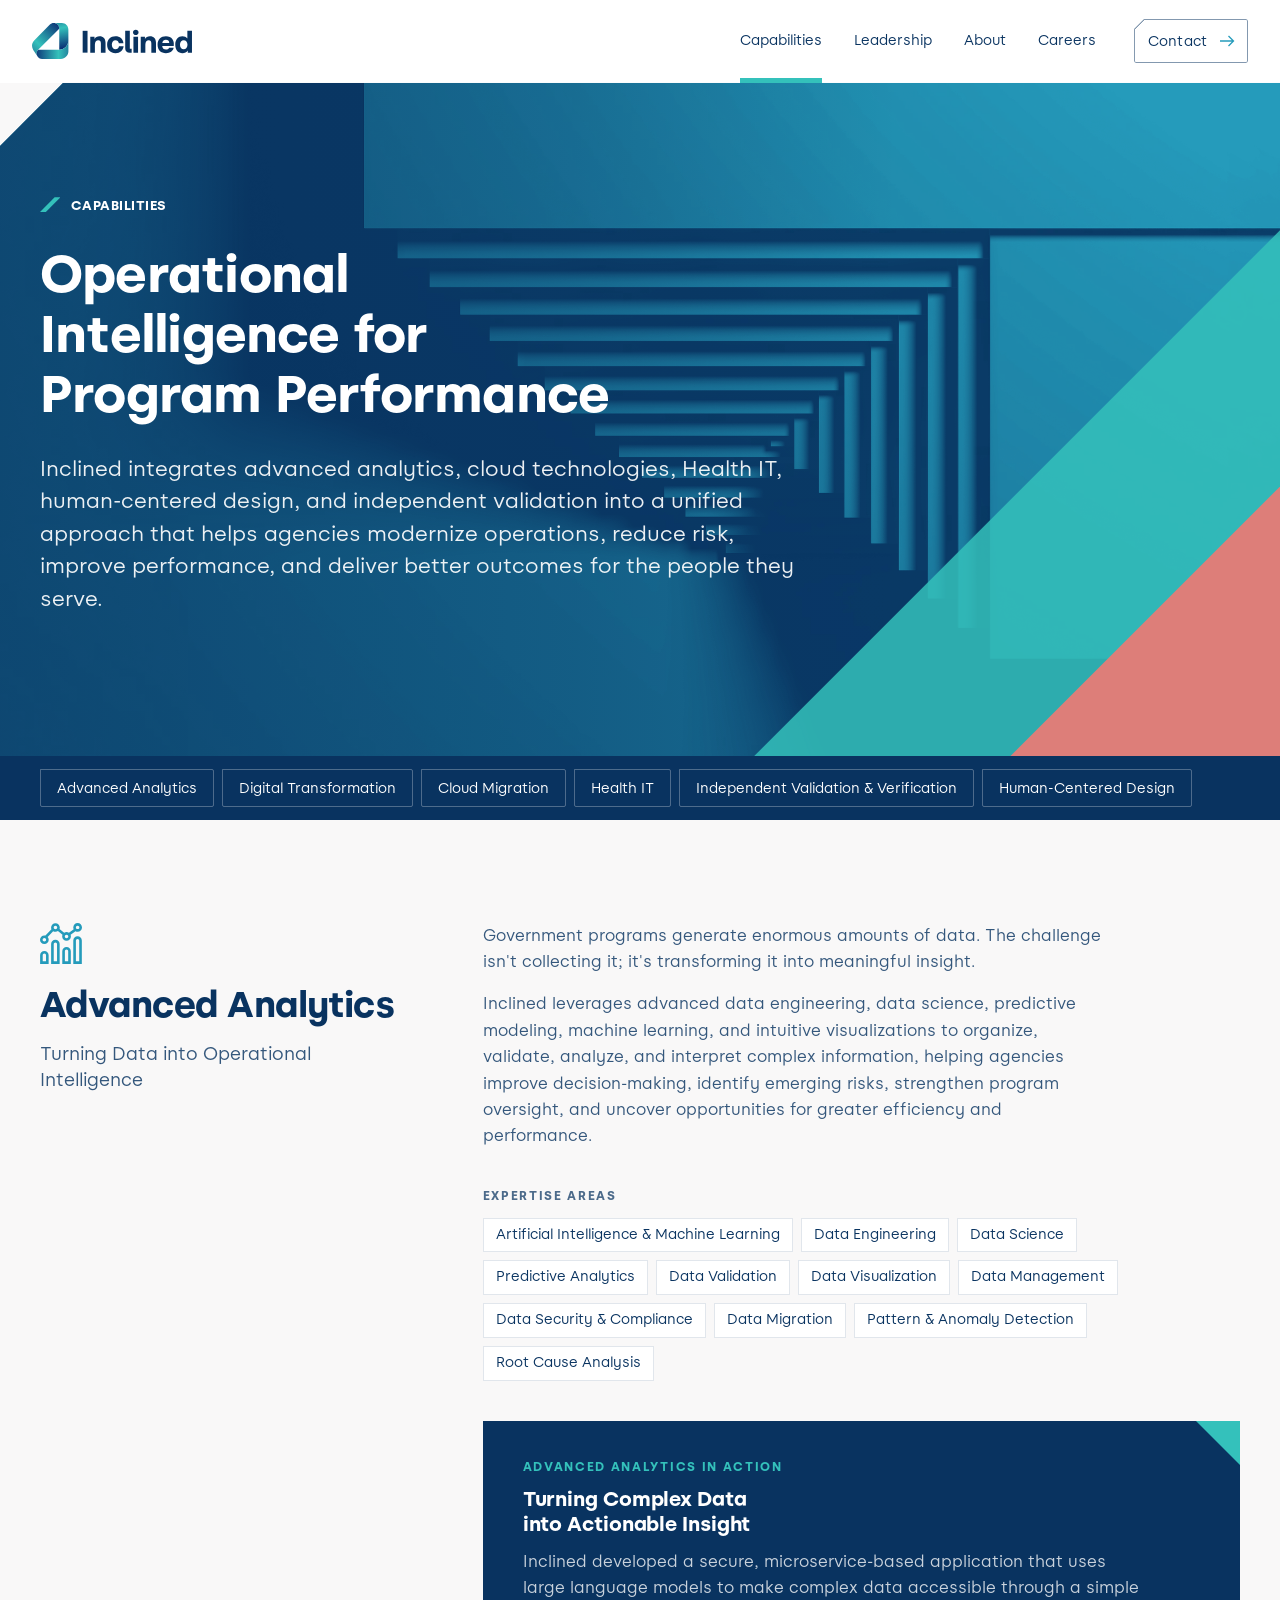
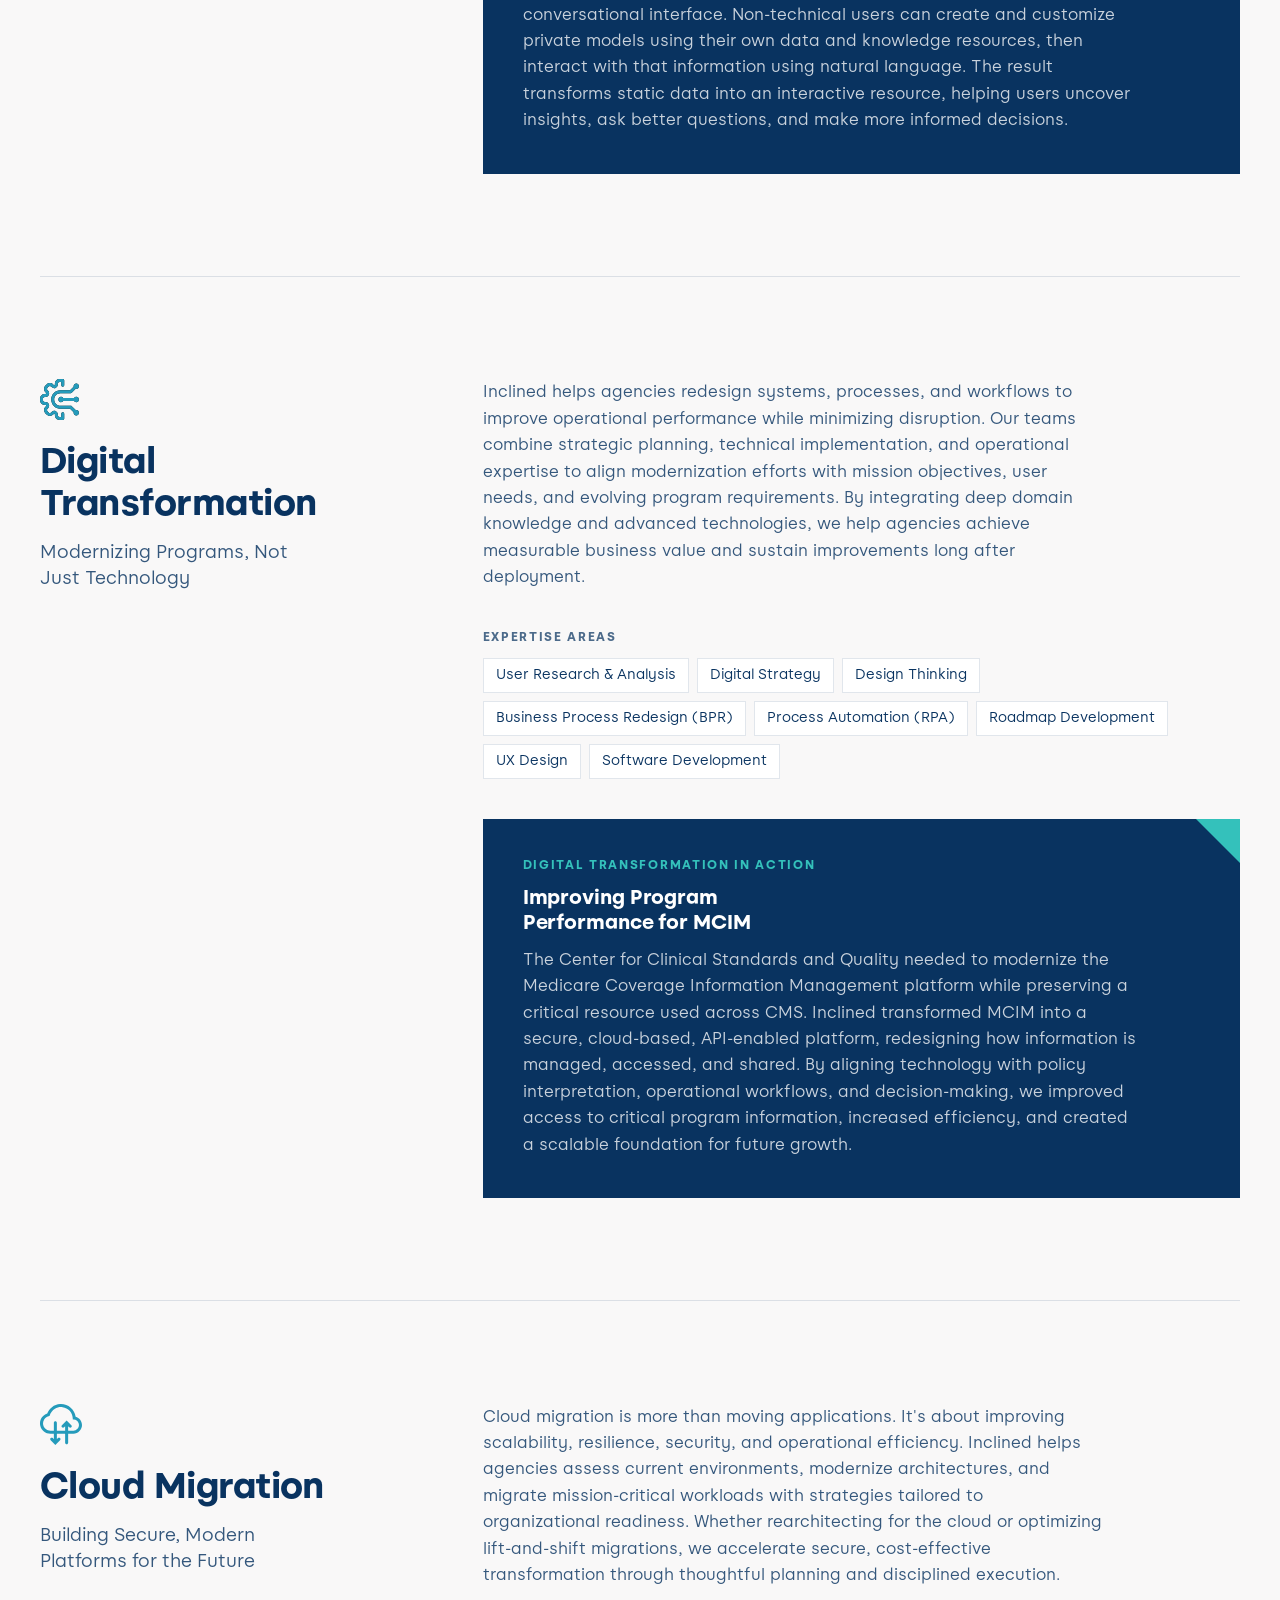
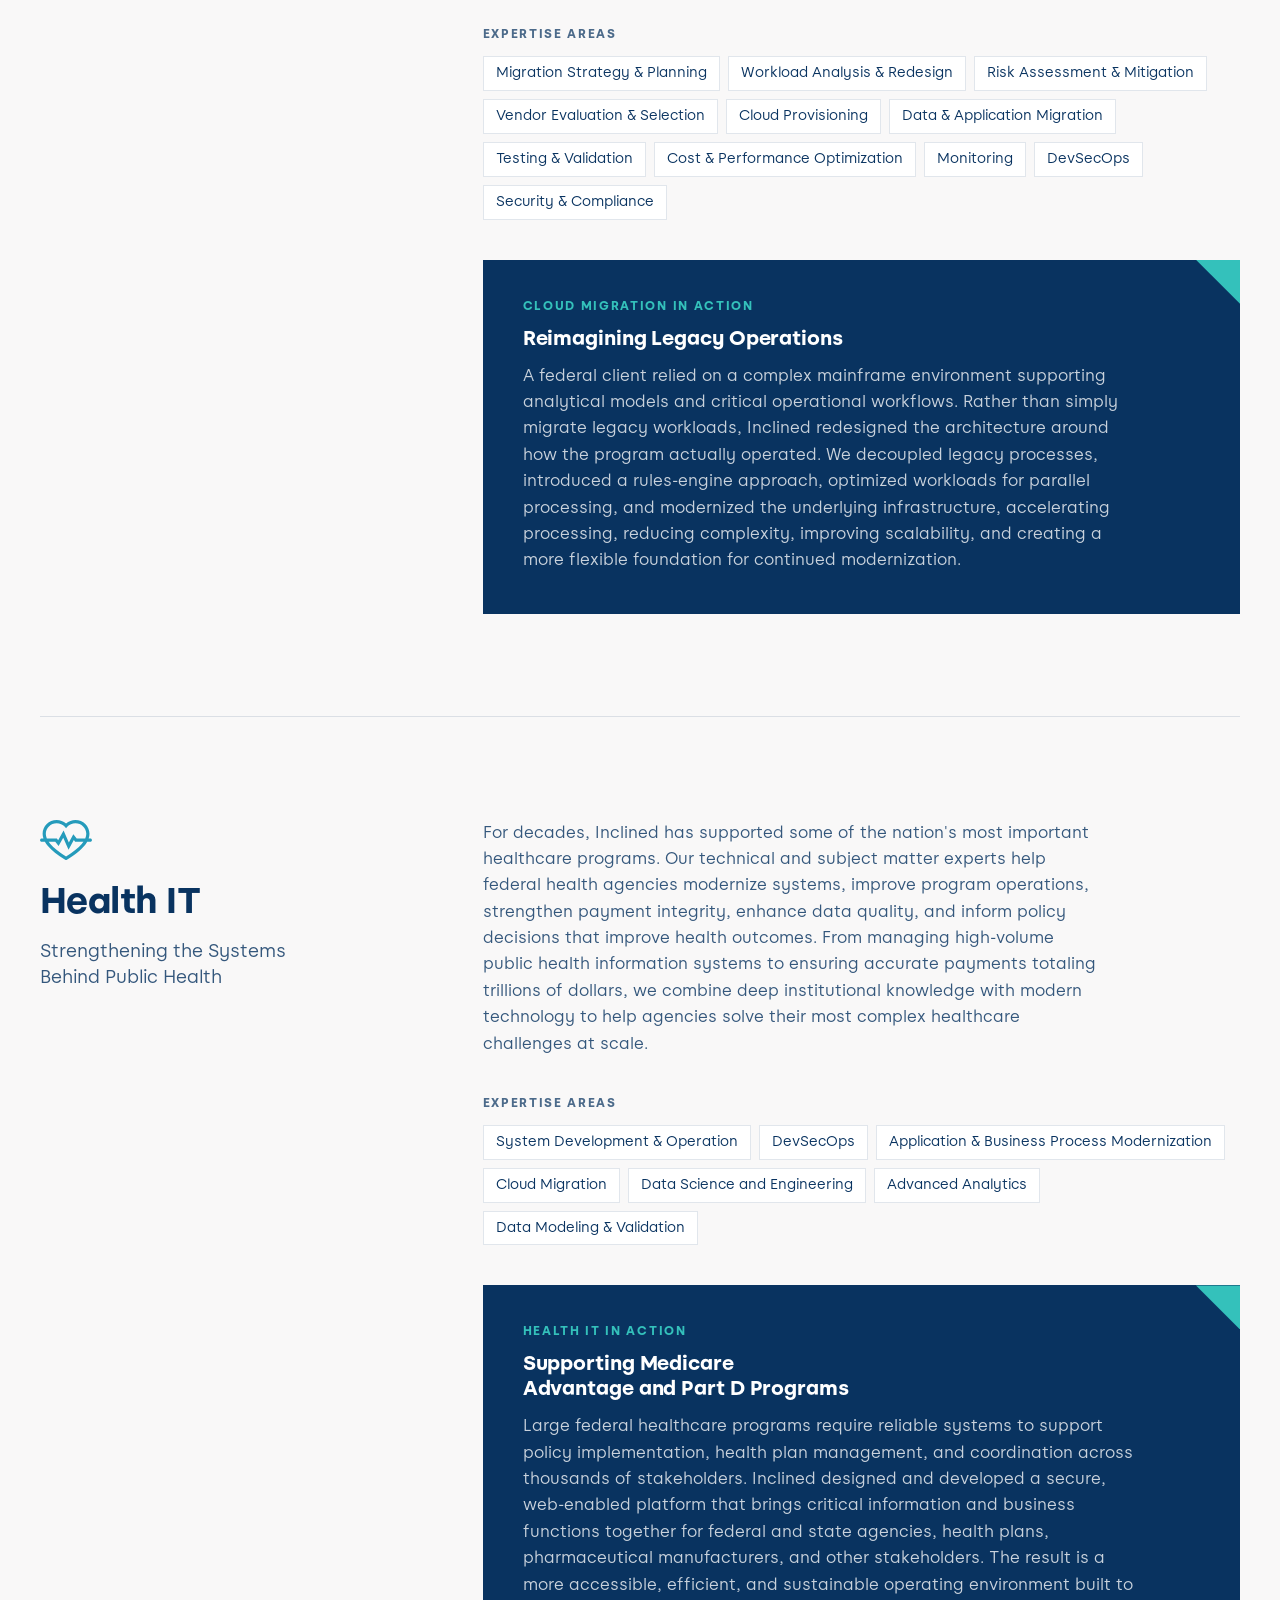
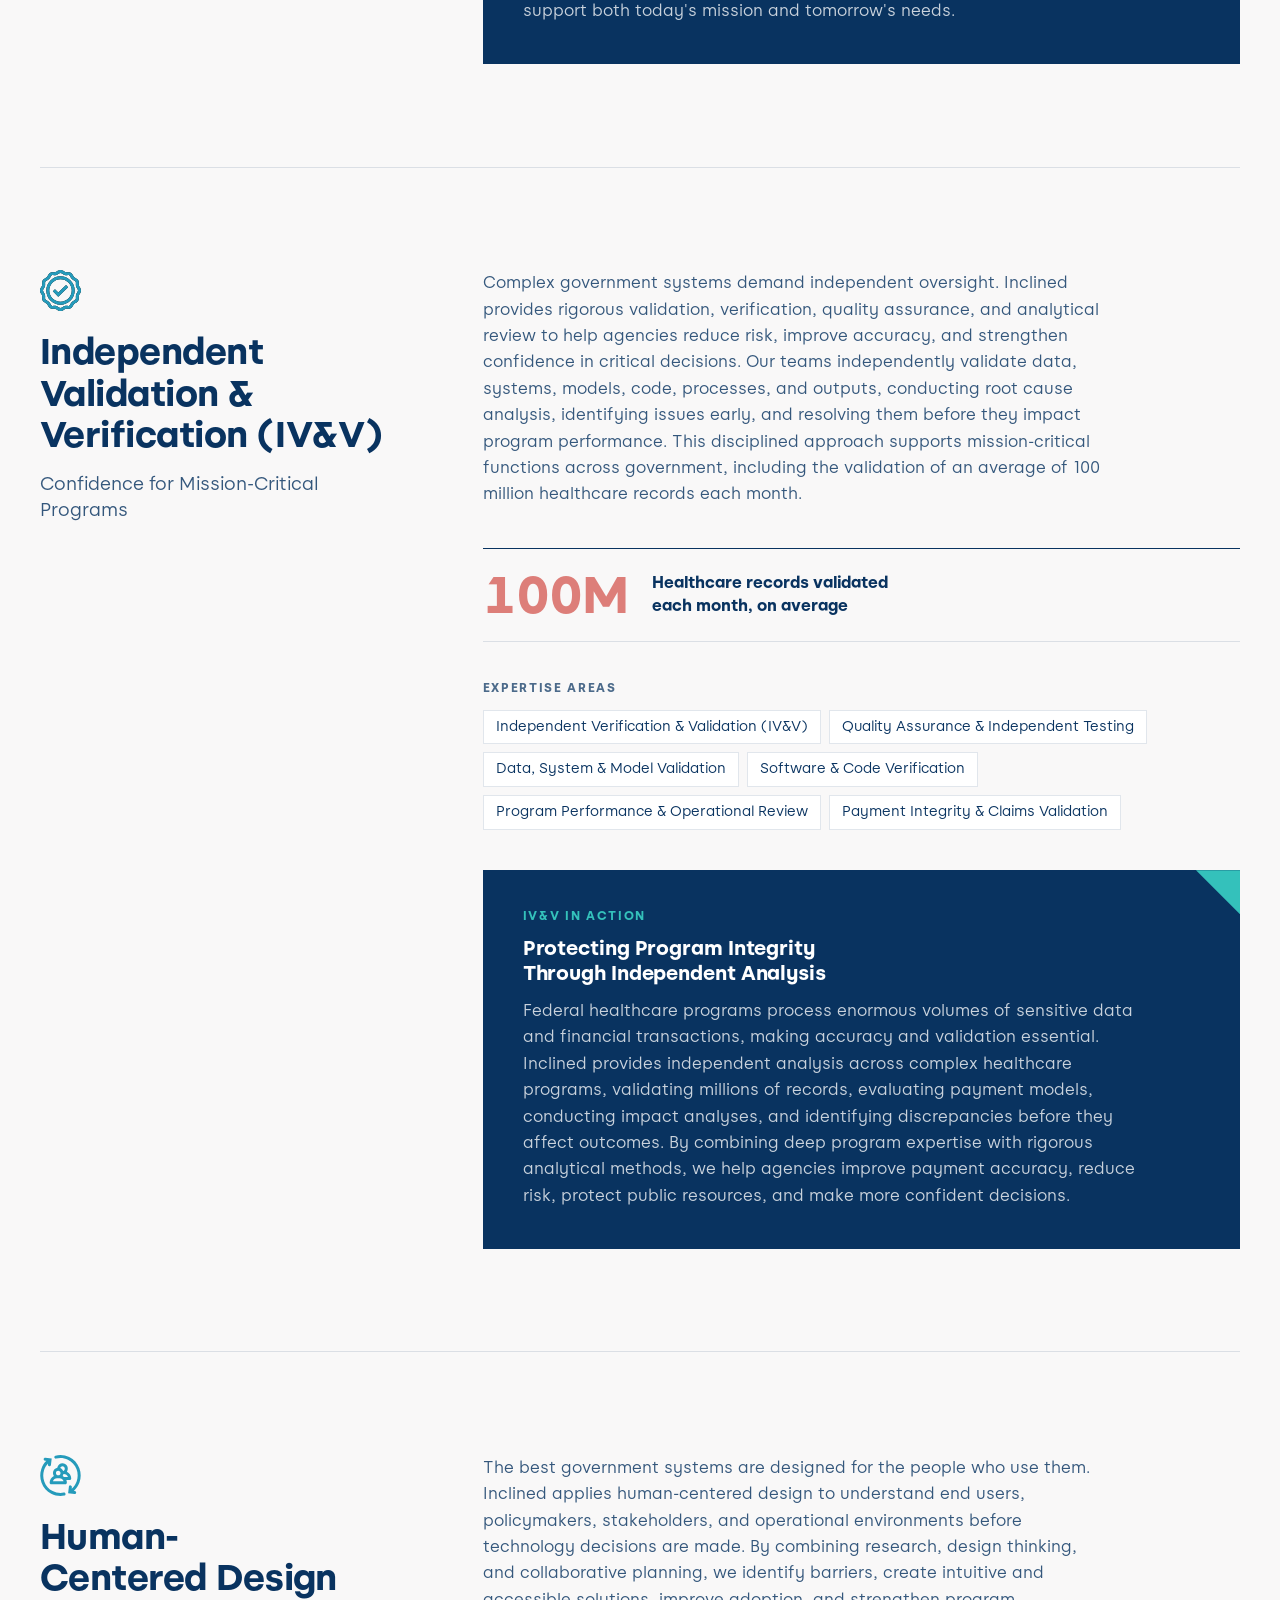
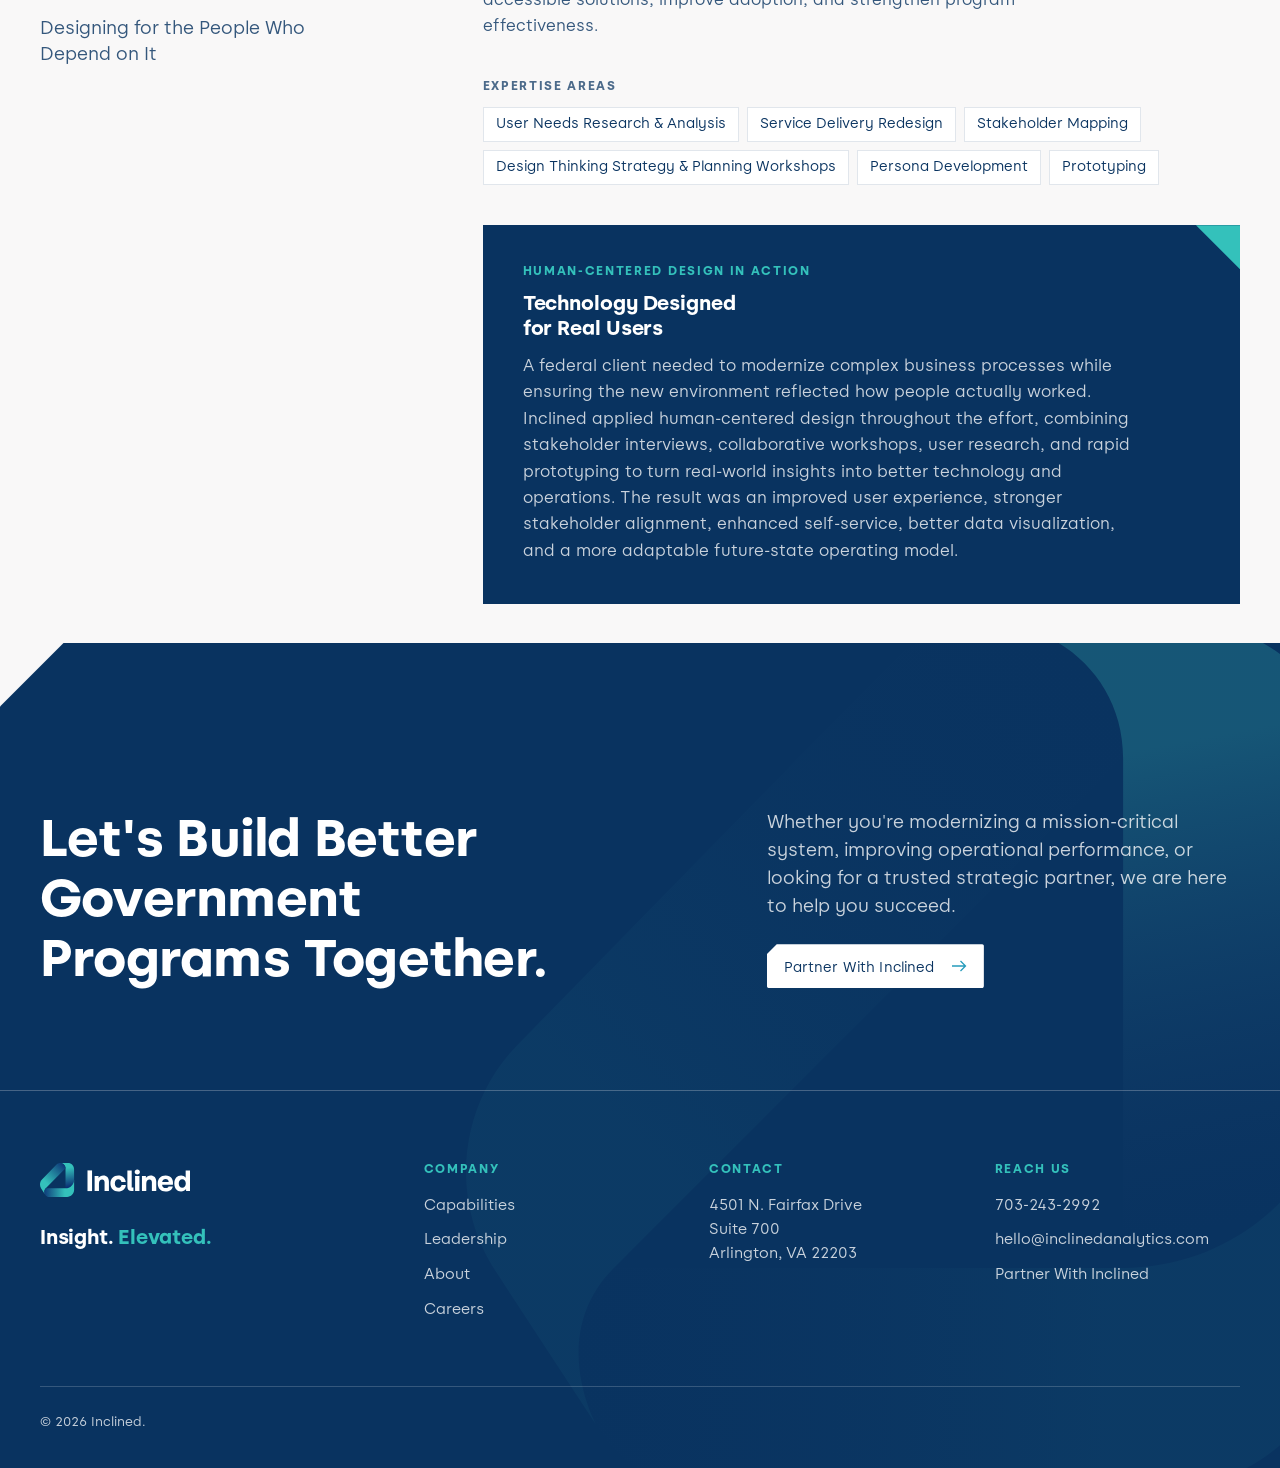
<file: capabilities.html>
<!doctype html>
<html lang="en">
<head>
<meta charset="utf-8">
<meta name="viewport" content="width=device-width,initial-scale=1,viewport-fit=cover">
<meta name="robots" content="noindex,nofollow">
<title>Capabilities · Inclined</title>
<meta name="description" content="Inclined ensures complex government programs perform by connecting policy, systems, data, and operations to deliver real-world results.">
<link rel="icon" type="image/svg+xml" href="images/favicon.svg">
<link rel="preload" href="fonts/Alcyone-Bold.woff2" as="font" type="font/woff2" crossorigin>
<link rel="preload" href="fonts/Alcyone-Regular.woff2" as="font" type="font/woff2" crossorigin>
<link rel="stylesheet" href="css/site.css?v=83">
<script>(function(d){if(window.matchMedia&&matchMedia("(prefers-reduced-motion: reduce)").matches)return;d.classList.add("motion");setTimeout(function(){if(!window.__rv)d.classList.remove("motion")},2500)})(document.documentElement)</script>
</head>
<body>
<a class="skip" href="#main">Skip to content</a>

<header class="site-head">
  <div class="wrap">
    <a class="logo" href="index.html" aria-label="Inclined home"><svg focusable="false" class="logo-svg" role="img" aria-label="Inclined" xmlns="http://www.w3.org/2000/svg" xmlns:xlink="http://www.w3.org/1999/xlink" viewBox="0 0 2000 448.9715721"><defs><linearGradient id="lg-a" x1="370.287533" y1="61.8678094" x2="418.852141" y2="321.6319919" gradientUnits="userSpaceOnUse" spreadMethod="reflect"><animateTransform class="logo-flow" attributeName="gradientTransform" type="translate" values="0 0;48.6 259.8;0 0" keyTimes="0;.5;1" calcMode="spline" keySplines=".45 0 .55 1;.45 0 .55 1" dur="3.2s" begin="indefinite" repeatCount="1" fill="remove" data-delay="0"/><stop offset="0" stop-color="#34c1bb"/><stop offset=".9579758" stop-color="#0b3075"/></linearGradient><linearGradient id="lg-b" x1="92.3165108" y1="270.1819334" x2="353.0003744" y2="9.4980698" xlink:href="#lg-a" spreadMethod="reflect"><animateTransform class="logo-flow" attributeName="gradientTransform" type="translate" values="0 0;260.7 -260.7;0 0" keyTimes="0;.5;1" calcMode="spline" keySplines=".45 0 .55 1;.45 0 .55 1" dur="3.2s" begin="indefinite" repeatCount="1" fill="remove" data-delay="180"/></linearGradient><linearGradient id="lg-c" x1="331.0909023" y1="334.545971" x2="30.6879957" y2="334.545971" gradientUnits="userSpaceOnUse" spreadMethod="reflect"><animateTransform class="logo-flow" attributeName="gradientTransform" type="translate" values="0 0;-300.4 0.0;0 0" keyTimes="0;.5;1" calcMode="spline" keySplines=".45 0 .55 1;.45 0 .55 1" dur="3.2s" begin="indefinite" repeatCount="1" fill="remove" data-delay="360"/><stop offset="0" stop-color="#34c1bb"/><stop offset="1" stop-color="#0b3075"/></linearGradient></defs><path d="M277.2213035.4293111l-.2170635.0776859c33.3386657,3.5164284,63.4419432,30.4551488,63.4419432,69.9401383v264.0977094c63.1951763,0,114.4267274-51.2292663,114.4267274-114.4244425l-.5586467-139.155129c-.1787723-44.5309873-36.3285814-80.5359621-80.8599276-80.5359621h-96.2330328Z" fill="url(#lg-a)"/><path d="M76.6043802,334.5539842l.0068546-.0091395L340.4461832,70.6139314v-.1667961c0-62.635381-75.730021-94.0044812-120.0201106-49.7143917L26.8765322,218.7438355c-30.9347102,31.6477927-35.7114786,80.5453402-11.4864719,117.5816485l52.2461708,79.8763573s-26.0517433-46.6279646,8.9681491-81.647857Z" fill="url(#lg-b)"/><path d="M340.5444601,334.5356866v.0091553H76.6112325l-.0068359.0091553c-31.6486206,31.6485596-13.4196777,72.7738647-9.616394,80.399353,11.2105103,19.7398071,32.1663208,34.0181885,58.5036621,34.0181885h235.0439453c52.1010742,0,94.3373413-42.2362671,94.3373413-94.3373413v-134.5137939c0,63.1608887-51.1813354,114.3604736-114.3284912,114.4152832Z" fill="url(#lg-c)"/><path d="M633.1980434,97.7732503h60.8343445v272.9752919h-60.8343445V97.7732503Z" fill="#093360"/><path d="M828.5653626,216.3218356c-23.7892551,0-42.1167933,15.6005184-42.5068063,54.9856855v99.4410211h-57.7142408v-198.1020163h52.6440723v26.9078233c12.4788793-21.8376548,33.9280566-33.1480307,63.1744222-33.1480307,46.7969488,0,74.8732756,29.2479011,74.8732756,79.1634181v125.1788056h-58.1042537v-115.0384686c0-27.2978363-10.9188274-39.3882381-32.3664693-39.3882381Z" fill="#093360"/><path d="M938.9206047,271.6975341c0-63.1759577,42.1167933-105.2912155,104.8996671-105.2912155,54.9856855,0,93.2038847,31.9779918,99.4410211,85.7936385h-57.7127053c-3.1201037-22.2276678-19.1075641-37.4381733-42.1183288-37.4381733-28.0763267,0-45.623839,22.6176808-45.623839,56.9357503s18.7175512,56.5457374,46.013852,56.5457374c23.0107647,0,40.168264-14.8204925,43.6783806-37.4381733h57.7127053c-5.4571105,52.2555948-44.4553356,86.1836514-101.001073,86.1836514-63.1728867,0-105.2896801-41.7283158-105.2896801-105.2912155Z" fill="#093360"/><path d="M1165.0989477,314.5928178V97.7732503h57.7157763v224.6198267h23.0076937v48.3554652h-22.6176808c-38.2151282,0-58.1057892-19.4975771-58.1057892-56.1557244Z" fill="#093360"/><path d="M1262.5868331,118.4408663c0-18.3275382,14.8174215-32.7580177,34.7050116-32.7580177s34.7080825,14.4304795,34.7080825,32.7580177c0,18.7175512-14.8204925,32.3680048-34.7080825,32.3680048s-34.7050116-13.6504536-34.7050116-32.3680048ZM1268.0439436,172.6465259h57.7157763v198.1020163h-57.7157763v-198.1020163Z" fill="#093360"/><path d="M1459.5188105,216.3218356c-23.7877196,0-42.1152578,15.6005184-42.5052708,54.9856855v99.4410211h-57.7157763v-198.1020163h52.6456078v26.9078233c12.4804147-21.8376548,33.9280566-33.1480307,63.1759577-33.1480307,46.7954134,0,74.8732756,29.2479011,74.8732756,79.1634181v125.1788056h-58.1057892v-115.0384686c0-27.2978363-10.9203629-39.3882381-32.3680048-39.3882381Z" fill="#093360"/><path d="M1569.8801946,271.3075211c0-62.7859448,40.165193-104.9012026,104.8981316-104.9012026,71.3662299,0,108.0213063,50.695543,97.1040143,120.49865h-144.2894407c3.1201037,28.8578881,20.280674,44.4584066,47.1854263,44.4584066,21.4507128,0,35.8781214-10.140337,39.3882381-22.2307388h56.9357503c-7.0202333,39.778251-44.0683936,67.8561132-96.3239884,67.8561132-63.9529127,0-104.8981316-41.7283158-104.8981316-105.6812285ZM1716.1166291,249.4698663c-.390013-24.1777326-16.3805444-38.9982251-42.5083418-38.9982251-23.3977067,0-40.165193,12.4804147-44.8453486,38.9982251h87.3536903Z" fill="#093360"/><path d="M1790.9806917,271.6975341c0-65.9029775,37.0450893-105.2912155,89.6906971-105.2912155,25.3477715,0,46.7954134,9.3603111,61.6159059,26.9078233v-95.5408915h57.7127053v272.9752919h-52.2555948v-26.9078233c-15.2074345,21.4476419-38.6051412,33.1480307-67.0730164,33.1480307-52.6456078,0-89.6906971-39.778251-89.6906971-105.2912155ZM1943.8473465,271.6975341c0-34.3180696-18.7206221-56.9357503-47.1884973-56.9357503-28.4648042,0-46.7954134,22.6176808-46.7954134,56.9357503s18.3306092,56.5457374,46.7954134,56.5457374c28.4678752,0,47.1884973-22.2276678,47.1884973-56.5457374Z" fill="#093360"/></svg></a>
    <button class="menu-btn" id="menuBtn" aria-expanded="false" aria-controls="nav" aria-label="Menu">
      <svg viewBox="0 0 24 24" fill="none" stroke="currentColor" stroke-width="2"><path d="M3 7h18M3 12h18M3 17h18"/></svg>
    </button>
    <nav class="nav" id="nav" aria-label="Main">
      <a href="capabilities.html" data-nav="capabilities" aria-current="page">Capabilities</a>
      <a href="leadership.html" data-nav="leadership">Leadership</a>
      <a href="about.html" data-nav="about">About</a>
      <a href="careers.html" data-nav="careers">Careers</a>
      <a class="btn btn-primary" href="contact.html" data-nav="contact">Contact</a>
    </nav>
  </div>
</header>

<main id="main">
  <section class="cap-hero">
    <img class="cap-hero-img" src="images/capabilities-hero.webp" srcset="images/capabilities-hero-1200.webp 1200w, images/capabilities-hero.webp 2400w" sizes="100vw" alt="" width="2400" height="1314" fetchpriority="high">
    <span class="cap-band cb1" aria-hidden="true"></span>
    <span class="cap-band cb2" aria-hidden="true"></span>
    <div class="wrap stack" style="--gap:28px">
      <span class="eyebrow">Capabilities</span>
      <h1>Operational Intelligence for Program Performance</h1>
      <p class="lede">Inclined integrates advanced analytics, cloud technologies, Health IT, human-centered design, and independent validation into a unified approach that helps agencies modernize operations, reduce risk, improve performance, and deliver better outcomes for the people they serve.</p>
    </div>
  </section>

  <div class="cap-index-bar">
    <button class="cap-more" type="button" aria-label="Scroll to more capabilities"><svg viewBox="0 0 16 16" fill="none" stroke="currentColor" stroke-width="2" aria-hidden="true"><path d="M6 3l5 5-5 5"/></svg></button>
    <div class="wrap">
      <nav class="cap-index" aria-label="Inclined Capabilities">
        <a href="capabilities.html#advanced-analytics">Advanced Analytics</a><a href="capabilities.html#digital-transformation">Digital Transformation</a><a href="capabilities.html#cloud-migration">Cloud Migration</a><a href="capabilities.html#health-it">Health IT</a><a href="capabilities.html#ivv">Independent Validation &amp; Verification</a><a href="capabilities.html#human-centered-design">Human-Centered Design</a>
      </nav>
    </div>
  </div>

  <div class="wrap">
    <section class="capability" id="advanced-analytics">
      <div class="cap-layout">
        <div class="cap-head"><img class="cap-head-icon" src="images/Inclined-Data-Analytics-Icon-Ocean.svg" alt="" width="48" height="48" loading="lazy" decoding="async"><h2>Advanced Analytics</h2><p class="tagline">Turning Data into Operational Intelligence</p></div>
        <div class="cap-body">
          <div class="prose"><p>Government programs generate enormous amounts of data. The challenge isn't collecting it; it's transforming it into meaningful insight.</p><p>Inclined leverages advanced data engineering, data science, predictive modeling, machine learning, and intuitive visualizations to organize, validate, analyze, and interpret complex information, helping agencies improve decision-making, identify emerging risks, strengthen program oversight, and uncover opportunities for greater efficiency and performance.</p></div>
          <div class="areas"><h4>Expertise Areas</h4><ul class="chips"><li>Artificial Intelligence &amp; Machine Learning</li><li>Data Engineering</li><li>Data Science</li><li>Predictive Analytics</li><li>Data Validation</li><li>Data Visualization</li><li>Data Management</li><li>Data Security &amp; Compliance</li><li>Data Migration</li><li>Pattern &amp; Anomaly Detection</li><li>Root Cause Analysis</li></ul></div>
          <div class="inaction"><h4>Advanced Analytics in Action</h4><h3>Turning Complex Data into Actionable Insight</h3><p>Inclined developed a secure, microservice-based application that uses large language models to make complex data accessible through a simple conversational interface. Non-technical users can create and customize private models using their own data and knowledge resources, then interact with that information using natural language. The result transforms static data into an interactive resource, helping users uncover insights, ask better questions, and make more informed decisions.</p></div>
        </div>
      </div>
    </section>

    <section class="capability" id="digital-transformation">
      <div class="cap-layout">
        <div class="cap-head"><img class="cap-head-icon" src="images/Inclined-Digital-Transformation-Icon-Ocean.svg" alt="" width="48" height="48" loading="lazy" decoding="async"><h2>Digital Transformation</h2><p class="tagline">Modernizing Programs, Not Just Technology</p></div>
        <div class="cap-body">
          <div class="prose"><p>Inclined helps agencies redesign systems, processes, and workflows to improve operational performance while minimizing disruption. Our teams combine strategic planning, technical implementation, and operational expertise to align modernization efforts with mission objectives, user needs, and evolving program requirements. By integrating deep domain knowledge and advanced technologies, we help agencies achieve measurable business value and sustain improvements long after deployment.</p></div>
          <div class="areas"><h4>Expertise Areas</h4><ul class="chips"><li>User Research &amp; Analysis</li><li>Digital Strategy</li><li>Design Thinking</li><li>Business Process Redesign (BPR)</li><li>Process Automation (RPA)</li><li>Roadmap Development</li><li>UX Design</li><li>Software Development</li></ul></div>
          <div class="inaction"><h4>Digital Transformation in Action</h4><h3>Improving Program Performance for MCIM</h3><p>The Center for Clinical Standards and Quality needed to modernize the Medicare Coverage Information Management platform while preserving a critical resource used across CMS. Inclined transformed MCIM into a secure, cloud-based, API-enabled platform, redesigning how information is managed, accessed, and shared. By aligning technology with policy interpretation, operational workflows, and decision-making, we improved access to critical program information, increased efficiency, and created a scalable foundation for future growth.</p></div>
        </div>
      </div>
    </section>

    <section class="capability" id="cloud-migration">
      <div class="cap-layout">
        <div class="cap-head"><img class="cap-head-icon" src="images/Inclined-Cloud-Migration-Icon-Ocean.svg" alt="" width="48" height="48" loading="lazy" decoding="async"><h2>Cloud Migration</h2><p class="tagline">Building Secure, Modern Platforms for the Future</p></div>
        <div class="cap-body">
          <div class="prose"><p>Cloud migration is more than moving applications. It's about improving scalability, resilience, security, and operational efficiency. Inclined helps agencies assess current environments, modernize architectures, and migrate mission-critical workloads with strategies tailored to organizational readiness. Whether rearchitecting for the cloud or optimizing lift-and-shift migrations, we accelerate secure, cost-effective transformation through thoughtful planning and disciplined execution.</p></div>
          <div class="areas"><h4>Expertise Areas</h4><ul class="chips"><li>Migration Strategy &amp; Planning</li><li>Workload Analysis &amp; Redesign</li><li>Risk Assessment &amp; Mitigation</li><li>Vendor Evaluation &amp; Selection</li><li>Cloud Provisioning</li><li>Data &amp; Application Migration</li><li>Testing &amp; Validation</li><li>Cost &amp; Performance Optimization</li><li>Monitoring</li><li>DevSecOps</li><li>Security &amp; Compliance</li></ul></div>
          <div class="inaction"><h4>Cloud Migration in Action</h4><h3>Reimagining Legacy Operations</h3><p>A federal client relied on a complex mainframe environment supporting analytical models and critical operational workflows. Rather than simply migrate legacy workloads, Inclined redesigned the architecture around how the program actually operated. We decoupled legacy processes, introduced a rules-engine approach, optimized workloads for parallel processing, and modernized the underlying infrastructure, accelerating processing, reducing complexity, improving scalability, and creating a more flexible foundation for continued modernization.</p></div>
        </div>
      </div>
    </section>

    <section class="capability" id="health-it">
      <div class="cap-layout">
        <div class="cap-head"><img class="cap-head-icon" src="images/Inclined-Health-IT-Icon-Ocean.svg" alt="" width="48" height="48" loading="lazy" decoding="async"><h2>Health IT</h2><p class="tagline">Strengthening the Systems Behind Public Health</p></div>
        <div class="cap-body">
          <div class="prose"><p>For decades, Inclined has supported some of the nation's most important healthcare programs. Our technical and subject matter experts help federal health agencies modernize systems, improve program operations, strengthen payment integrity, enhance data quality, and inform policy decisions that improve health outcomes. From managing high-volume public health information systems to ensuring accurate payments totaling trillions of dollars, we combine deep institutional knowledge with modern technology to help agencies solve their most complex healthcare challenges at scale.</p></div>
          <div class="areas"><h4>Expertise Areas</h4><ul class="chips"><li>System Development &amp; Operation</li><li>DevSecOps</li><li>Application &amp; Business Process Modernization</li><li>Cloud Migration</li><li>Data Science and Engineering</li><li>Advanced Analytics</li><li>Data Modeling &amp; Validation</li></ul></div>
          <div class="inaction"><h4>Health IT in Action</h4><h3>Supporting Medicare Advantage and Part D Programs</h3><p>Large federal healthcare programs require reliable systems to support policy implementation, health plan management, and coordination across thousands of stakeholders. Inclined designed and developed a secure, web-enabled platform that brings critical information and business functions together for federal and state agencies, health plans, pharmaceutical manufacturers, and other stakeholders. The result is a more accessible, efficient, and sustainable operating environment built to support both today's mission and tomorrow's needs.</p></div>
        </div>
      </div>
    </section>

    <section class="capability" id="ivv">
      <div class="cap-layout">
        <div class="cap-head"><img class="cap-head-icon" src="images/Inclined-Validation-Verification-Icon-Ocean.svg" alt="" width="48" height="48" loading="lazy" decoding="async"><h2>Independent Validation &amp; Verification (IV&amp;V)</h2><p class="tagline">Confidence for Mission-Critical Programs</p></div>
        <div class="cap-body">
          <div class="prose"><p>Complex government systems demand independent oversight. Inclined provides rigorous validation, verification, quality assurance, and analytical review to help agencies reduce risk, improve accuracy, and strengthen confidence in critical decisions. Our teams independently validate data, systems, models, code, processes, and outputs, conducting root cause analysis, identifying issues early, and resolving them before they impact program performance. This disciplined approach supports mission-critical functions across government, including the validation of an average of 100 million healthcare records each month.</p></div>
          <div class="stat"><b>100M</b><span>Healthcare records validated each month, on average</span></div>
          <div class="areas"><h4>Expertise Areas</h4><ul class="chips"><li>Independent Verification &amp; Validation (IV&amp;V)</li><li>Quality Assurance &amp; Independent Testing</li><li>Data, System &amp; Model Validation</li><li>Software &amp; Code Verification</li><li>Program Performance &amp; Operational Review</li><li>Payment Integrity &amp; Claims Validation</li></ul></div>
          <div class="inaction"><h4>IV&amp;V in Action</h4><h3>Protecting Program Integrity Through Independent Analysis</h3><p>Federal healthcare programs process enormous volumes of sensitive data and financial transactions, making accuracy and validation essential. Inclined provides independent analysis across complex healthcare programs, validating millions of records, evaluating payment models, conducting impact analyses, and identifying discrepancies before they affect outcomes. By combining deep program expertise with rigorous analytical methods, we help agencies improve payment accuracy, reduce risk, protect public resources, and make more confident decisions.</p></div>
        </div>
      </div>
    </section>

    <section class="capability" id="human-centered-design">
      <div class="cap-layout">
        <div class="cap-head"><img class="cap-head-icon" src="images/Inclined-Human-Centered-Design-Icon-Ocean.svg" alt="" width="48" height="48" loading="lazy" decoding="async"><h2>Human-Centered Design</h2><p class="tagline">Designing for the People Who Depend on It</p></div>
        <div class="cap-body">
          <div class="prose"><p>The best government systems are designed for the people who use them. Inclined applies human-centered design to understand end users, policymakers, stakeholders, and operational environments before technology decisions are made. By combining research, design thinking, and collaborative planning, we identify barriers, create intuitive and accessible solutions, improve adoption, and strengthen program effectiveness.</p></div>
          <div class="areas"><h4>Expertise Areas</h4><ul class="chips"><li>User Needs Research &amp; Analysis</li><li>Service Delivery Redesign</li><li>Stakeholder Mapping</li><li>Design Thinking Strategy &amp; Planning Workshops</li><li>Persona Development</li><li>Prototyping</li></ul></div>
          <div class="inaction"><h4>Human-Centered Design in Action</h4><h3>Technology Designed for Real Users</h3><p>A federal client needed to modernize complex business processes while ensuring the new environment reflected how people actually worked. Inclined applied human-centered design throughout the effort, combining stakeholder interviews, collaborative workshops, user research, and rapid prototyping to turn real-world insights into better technology and operations. The result was an improved user experience, stronger stakeholder alignment, enhanced self-service, better data visualization, and a more adaptable future-state operating model.</p></div>
        </div>
      </div>
    </section>
  </div>

  <section class="band navy cta rise-top">
    <div class="wrap">
      <h2>Let's Build Better Government Programs Together.</h2>
      <div class="side"><p class="lede">Whether you're modernizing a mission-critical system, improving operational performance, or looking for a trusted strategic partner, we are here to help you succeed.</p><a class="btn btn-white" href="contact.html">Partner With Inclined</a></div>
    </div>
  </section>
</main>

<footer class="site-foot">
  <div class="wrap">
    <div class="foot-grid">
      <div>
        <a class="logo" href="index.html" aria-label="Inclined home"><img src="images/logo-white.svg" alt="Inclined" width="170" height="38"></a>
        <p class="signoff">Insight. <span>Elevated.</span></p>
      </div>
      <div><h4>Company</h4><ul><li><a href="capabilities.html">Capabilities</a></li><li><a href="leadership.html">Leadership</a></li><li><a href="about.html">About</a></li><li><a href="careers.html">Careers</a></li></ul></div>
      <div><h4>Contact</h4><address>4501 N. Fairfax Drive<br>Suite 700<br>Arlington, VA 22203</address></div>
      <div><h4>Reach us</h4><ul><li><a href="tel:+17032432992">703-243-2992</a></li><li><a href="mailto:hello@inclinedanalytics.com">hello@inclinedanalytics.com</a></li><li><a href="contact.html">Partner With Inclined</a></li></ul></div>
    </div>
    <div class="foot-base"><span>© 2026 Inclined.</span></div>
  </div>
</footer>

<script src="js/site.js?v=20" defer></script>
</body>
</html>
</file>
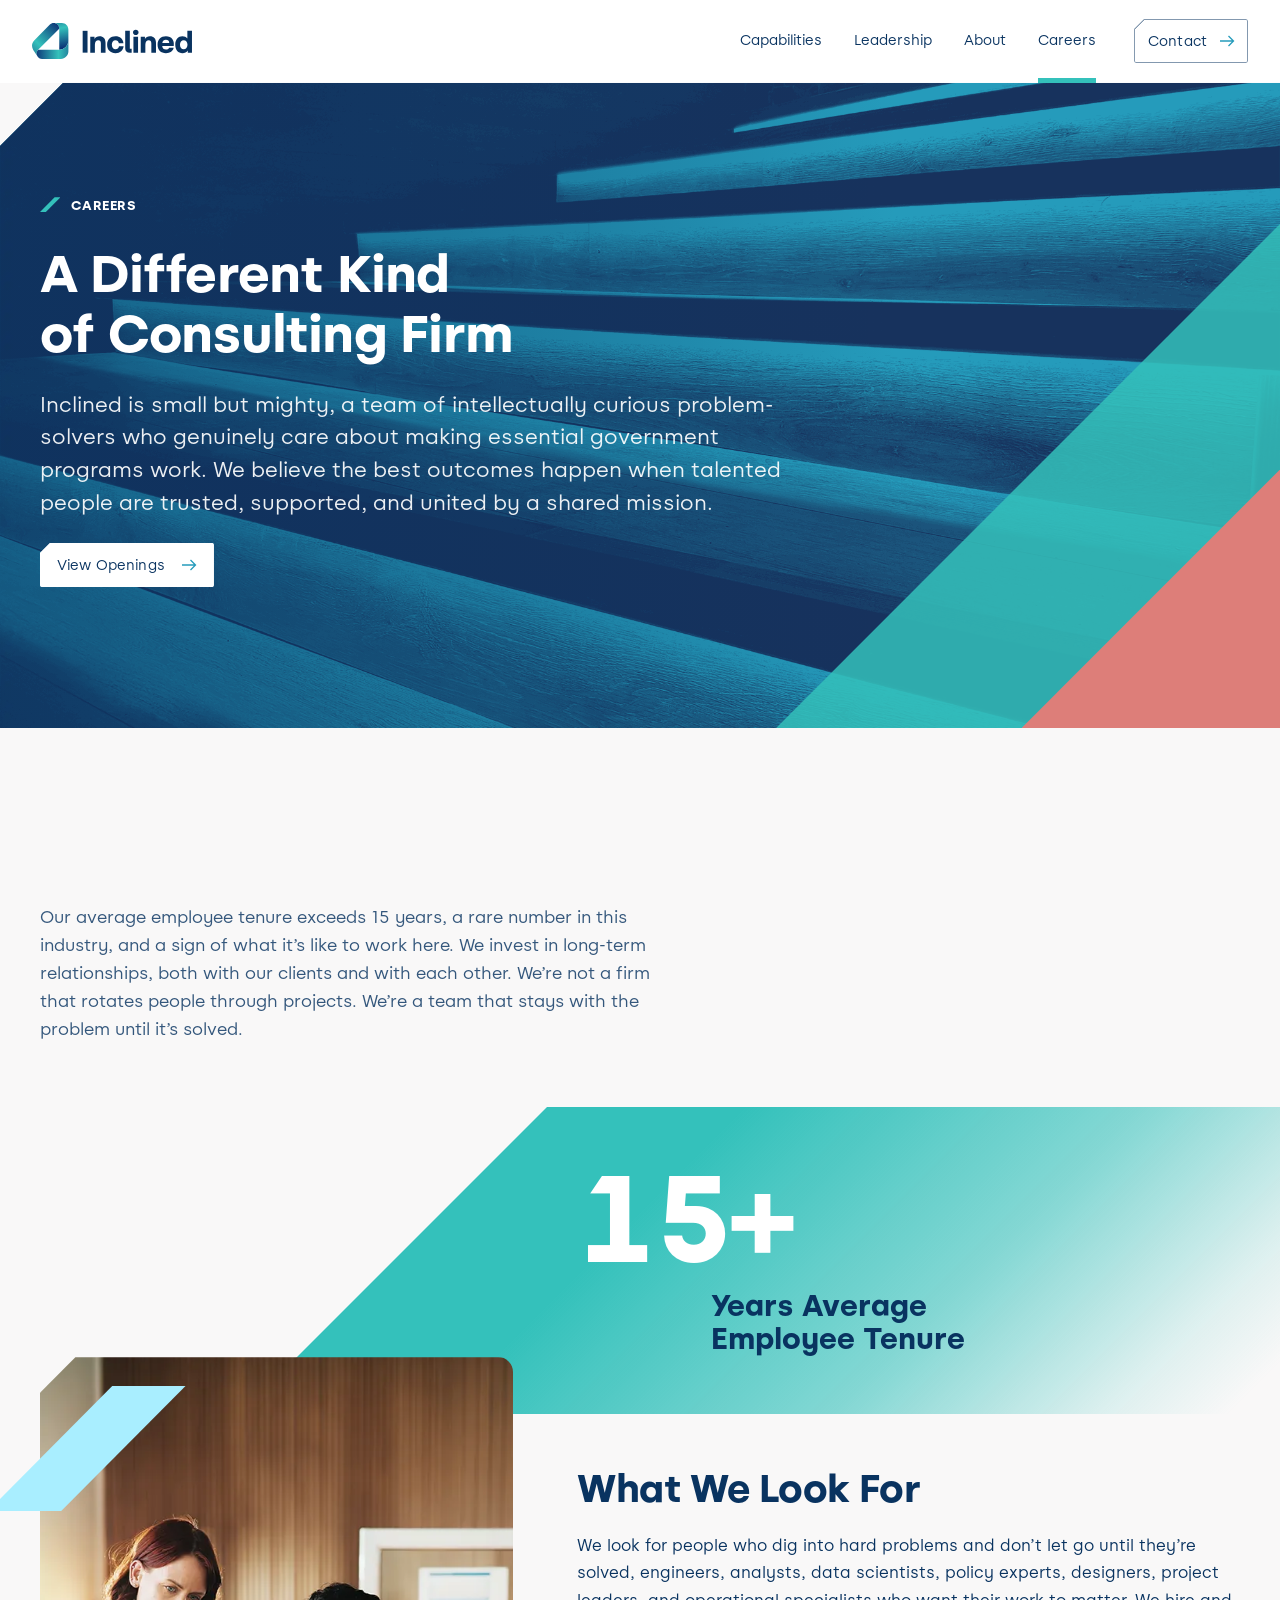
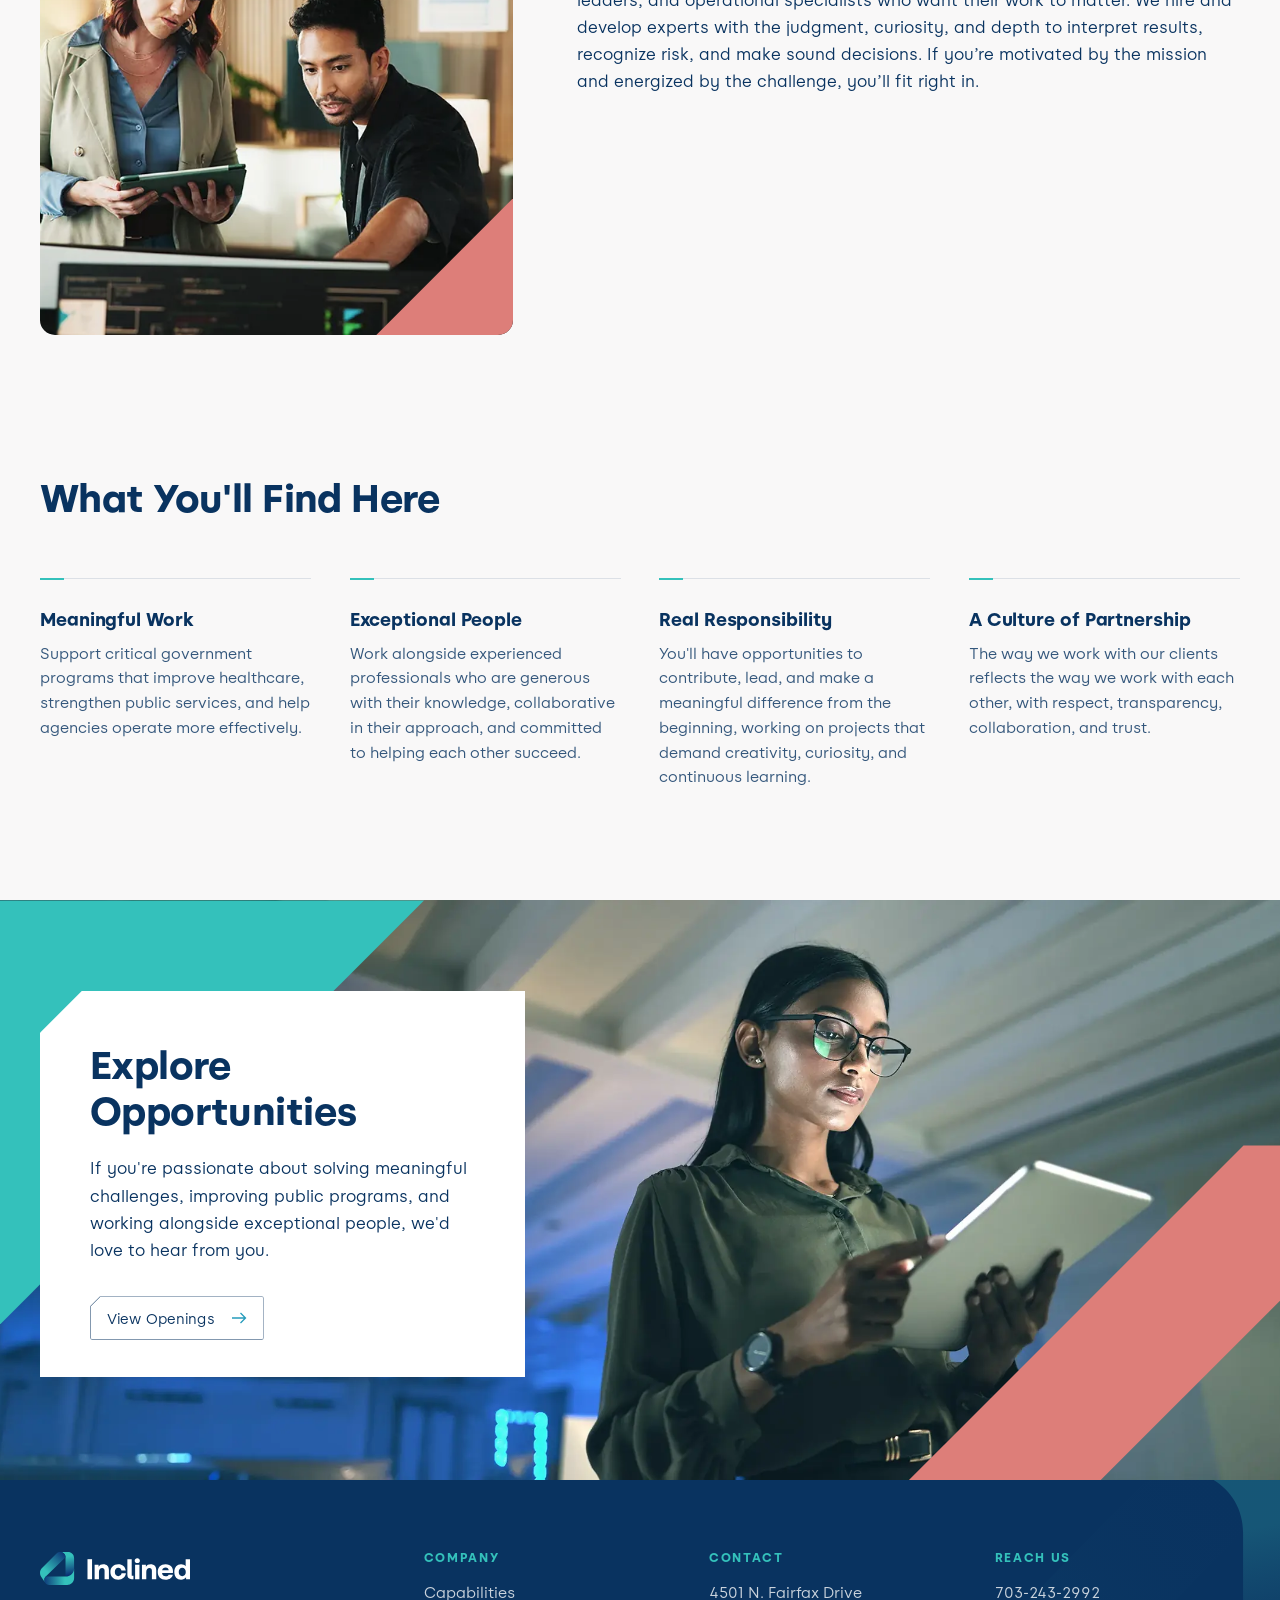
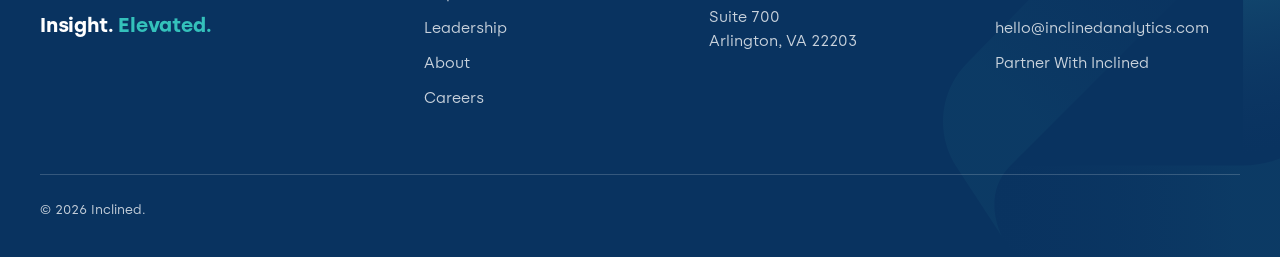
<file: careers.html>
<!doctype html>
<html lang="en">
<head>
<meta charset="utf-8">
<meta name="viewport" content="width=device-width,initial-scale=1,viewport-fit=cover">
<meta name="robots" content="noindex,nofollow">
<title>Careers · Inclined</title>
<meta name="description" content="Inclined ensures complex government programs perform by connecting policy, systems, data, and operations to deliver real-world results.">
<link rel="icon" type="image/svg+xml" href="images/favicon.svg">
<link rel="preload" href="fonts/Alcyone-Bold.woff2" as="font" type="font/woff2" crossorigin>
<link rel="preload" href="fonts/Alcyone-Regular.woff2" as="font" type="font/woff2" crossorigin>
<link rel="stylesheet" href="css/site.css?v=83">
<script>(function(d){if(window.matchMedia&&matchMedia("(prefers-reduced-motion: reduce)").matches)return;d.classList.add("motion");setTimeout(function(){if(!window.__rv)d.classList.remove("motion")},2500)})(document.documentElement)</script>
</head>
<body>
<a class="skip" href="#main">Skip to content</a>

<header class="site-head">
  <div class="wrap">
    <a class="logo" href="index.html" aria-label="Inclined home"><svg focusable="false" class="logo-svg" role="img" aria-label="Inclined" xmlns="http://www.w3.org/2000/svg" xmlns:xlink="http://www.w3.org/1999/xlink" viewBox="0 0 2000 448.9715721"><defs><linearGradient id="lg-a" x1="370.287533" y1="61.8678094" x2="418.852141" y2="321.6319919" gradientUnits="userSpaceOnUse" spreadMethod="reflect"><animateTransform class="logo-flow" attributeName="gradientTransform" type="translate" values="0 0;48.6 259.8;0 0" keyTimes="0;.5;1" calcMode="spline" keySplines=".45 0 .55 1;.45 0 .55 1" dur="3.2s" begin="indefinite" repeatCount="1" fill="remove" data-delay="0"/><stop offset="0" stop-color="#34c1bb"/><stop offset=".9579758" stop-color="#0b3075"/></linearGradient><linearGradient id="lg-b" x1="92.3165108" y1="270.1819334" x2="353.0003744" y2="9.4980698" xlink:href="#lg-a" spreadMethod="reflect"><animateTransform class="logo-flow" attributeName="gradientTransform" type="translate" values="0 0;260.7 -260.7;0 0" keyTimes="0;.5;1" calcMode="spline" keySplines=".45 0 .55 1;.45 0 .55 1" dur="3.2s" begin="indefinite" repeatCount="1" fill="remove" data-delay="180"/></linearGradient><linearGradient id="lg-c" x1="331.0909023" y1="334.545971" x2="30.6879957" y2="334.545971" gradientUnits="userSpaceOnUse" spreadMethod="reflect"><animateTransform class="logo-flow" attributeName="gradientTransform" type="translate" values="0 0;-300.4 0.0;0 0" keyTimes="0;.5;1" calcMode="spline" keySplines=".45 0 .55 1;.45 0 .55 1" dur="3.2s" begin="indefinite" repeatCount="1" fill="remove" data-delay="360"/><stop offset="0" stop-color="#34c1bb"/><stop offset="1" stop-color="#0b3075"/></linearGradient></defs><path d="M277.2213035.4293111l-.2170635.0776859c33.3386657,3.5164284,63.4419432,30.4551488,63.4419432,69.9401383v264.0977094c63.1951763,0,114.4267274-51.2292663,114.4267274-114.4244425l-.5586467-139.155129c-.1787723-44.5309873-36.3285814-80.5359621-80.8599276-80.5359621h-96.2330328Z" fill="url(#lg-a)"/><path d="M76.6043802,334.5539842l.0068546-.0091395L340.4461832,70.6139314v-.1667961c0-62.635381-75.730021-94.0044812-120.0201106-49.7143917L26.8765322,218.7438355c-30.9347102,31.6477927-35.7114786,80.5453402-11.4864719,117.5816485l52.2461708,79.8763573s-26.0517433-46.6279646,8.9681491-81.647857Z" fill="url(#lg-b)"/><path d="M340.5444601,334.5356866v.0091553H76.6112325l-.0068359.0091553c-31.6486206,31.6485596-13.4196777,72.7738647-9.616394,80.399353,11.2105103,19.7398071,32.1663208,34.0181885,58.5036621,34.0181885h235.0439453c52.1010742,0,94.3373413-42.2362671,94.3373413-94.3373413v-134.5137939c0,63.1608887-51.1813354,114.3604736-114.3284912,114.4152832Z" fill="url(#lg-c)"/><path d="M633.1980434,97.7732503h60.8343445v272.9752919h-60.8343445V97.7732503Z" fill="#093360"/><path d="M828.5653626,216.3218356c-23.7892551,0-42.1167933,15.6005184-42.5068063,54.9856855v99.4410211h-57.7142408v-198.1020163h52.6440723v26.9078233c12.4788793-21.8376548,33.9280566-33.1480307,63.1744222-33.1480307,46.7969488,0,74.8732756,29.2479011,74.8732756,79.1634181v125.1788056h-58.1042537v-115.0384686c0-27.2978363-10.9188274-39.3882381-32.3664693-39.3882381Z" fill="#093360"/><path d="M938.9206047,271.6975341c0-63.1759577,42.1167933-105.2912155,104.8996671-105.2912155,54.9856855,0,93.2038847,31.9779918,99.4410211,85.7936385h-57.7127053c-3.1201037-22.2276678-19.1075641-37.4381733-42.1183288-37.4381733-28.0763267,0-45.623839,22.6176808-45.623839,56.9357503s18.7175512,56.5457374,46.013852,56.5457374c23.0107647,0,40.168264-14.8204925,43.6783806-37.4381733h57.7127053c-5.4571105,52.2555948-44.4553356,86.1836514-101.001073,86.1836514-63.1728867,0-105.2896801-41.7283158-105.2896801-105.2912155Z" fill="#093360"/><path d="M1165.0989477,314.5928178V97.7732503h57.7157763v224.6198267h23.0076937v48.3554652h-22.6176808c-38.2151282,0-58.1057892-19.4975771-58.1057892-56.1557244Z" fill="#093360"/><path d="M1262.5868331,118.4408663c0-18.3275382,14.8174215-32.7580177,34.7050116-32.7580177s34.7080825,14.4304795,34.7080825,32.7580177c0,18.7175512-14.8204925,32.3680048-34.7080825,32.3680048s-34.7050116-13.6504536-34.7050116-32.3680048ZM1268.0439436,172.6465259h57.7157763v198.1020163h-57.7157763v-198.1020163Z" fill="#093360"/><path d="M1459.5188105,216.3218356c-23.7877196,0-42.1152578,15.6005184-42.5052708,54.9856855v99.4410211h-57.7157763v-198.1020163h52.6456078v26.9078233c12.4804147-21.8376548,33.9280566-33.1480307,63.1759577-33.1480307,46.7954134,0,74.8732756,29.2479011,74.8732756,79.1634181v125.1788056h-58.1057892v-115.0384686c0-27.2978363-10.9203629-39.3882381-32.3680048-39.3882381Z" fill="#093360"/><path d="M1569.8801946,271.3075211c0-62.7859448,40.165193-104.9012026,104.8981316-104.9012026,71.3662299,0,108.0213063,50.695543,97.1040143,120.49865h-144.2894407c3.1201037,28.8578881,20.280674,44.4584066,47.1854263,44.4584066,21.4507128,0,35.8781214-10.140337,39.3882381-22.2307388h56.9357503c-7.0202333,39.778251-44.0683936,67.8561132-96.3239884,67.8561132-63.9529127,0-104.8981316-41.7283158-104.8981316-105.6812285ZM1716.1166291,249.4698663c-.390013-24.1777326-16.3805444-38.9982251-42.5083418-38.9982251-23.3977067,0-40.165193,12.4804147-44.8453486,38.9982251h87.3536903Z" fill="#093360"/><path d="M1790.9806917,271.6975341c0-65.9029775,37.0450893-105.2912155,89.6906971-105.2912155,25.3477715,0,46.7954134,9.3603111,61.6159059,26.9078233v-95.5408915h57.7127053v272.9752919h-52.2555948v-26.9078233c-15.2074345,21.4476419-38.6051412,33.1480307-67.0730164,33.1480307-52.6456078,0-89.6906971-39.778251-89.6906971-105.2912155ZM1943.8473465,271.6975341c0-34.3180696-18.7206221-56.9357503-47.1884973-56.9357503-28.4648042,0-46.7954134,22.6176808-46.7954134,56.9357503s18.3306092,56.5457374,46.7954134,56.5457374c28.4678752,0,47.1884973-22.2276678,47.1884973-56.5457374Z" fill="#093360"/></svg></a>
    <button class="menu-btn" id="menuBtn" aria-expanded="false" aria-controls="nav" aria-label="Menu">
      <svg viewBox="0 0 24 24" fill="none" stroke="currentColor" stroke-width="2"><path d="M3 7h18M3 12h18M3 17h18"/></svg>
    </button>
    <nav class="nav" id="nav" aria-label="Main">
      <a href="capabilities.html" data-nav="capabilities">Capabilities</a>
      <a href="leadership.html" data-nav="leadership">Leadership</a>
      <a href="about.html" data-nav="about">About</a>
      <a href="careers.html" data-nav="careers" aria-current="page">Careers</a>
      <a class="btn btn-primary" href="contact.html" data-nav="contact">Contact</a>
    </nav>
  </div>
</header>

<main id="main">
  <section class="cap-hero">
    <img class="cap-hero-img" src="images/careers-hero.webp" srcset="images/careers-hero-1200.webp 1200w, images/careers-hero.webp 2000w" sizes="100vw" alt="" width="2000" height="1125" fetchpriority="high">
    <span class="cap-band cb1" aria-hidden="true"></span>
    <span class="cap-band cb2" aria-hidden="true"></span>
    <div class="wrap stack" style="--gap:24px">
      <span class="eyebrow">Careers</span>
      <h1>A Different Kind of Consulting Firm</h1>
      <p class="lede">Inclined is small but mighty, a team of intellectually curious problem-solvers who genuinely care about making essential government programs work. We believe the best outcomes happen when talented people are trusted, supported, and united by a shared mission.</p>
      <div><a class="btn btn-white" href="https://inclinedanalytics.isolvedhire.com/jobs/" target="_blank" rel="noopener">View Openings</a></div>
    </div>
  </section>

  <section class="band why">
    <div class="wrap stack" style="--gap:clamp(20px,2.1vw,34px)">
      <h2 class="h-l">Why Inclined</h2>
      <div class="why-grid">
        <p class="body-hw why-text">Our average employee tenure exceeds 15 years, a rare number in this industry, and a sign of what it’s like to work here. We invest in long-term relationships, both with our clients and with each other. We’re not a firm that rotates people through projects. We’re a team that stays with the problem until it’s solved.</p>
      </div>
    </div>
    <div class="wrap split tenure-row">
      <div aria-hidden="true"></div>
      <div class="tenure-cell">
        <span class="tenure-bg" aria-hidden="true"></span>
        <div class="tenure tenure-big"><b>15+</b><span>Years Average<br>Employee Tenure</span></div>
      </div>
    </div>
  </section>


  <section class="band about-split look-sec">
    <div class="wrap split center media-left">
      <div class="eitl-media"><span class="eitl-ice" aria-hidden="true"></span><div class="eitl-photo"><img src="images/careers-look.webp" alt="Two colleagues reviewing work together at a desk" width="1000" height="739" loading="lazy" style="object-position:38% 50%"><span class="eitl-coral" aria-hidden="true"></span></div></div>
      <div class="stack">
        <h2 class="h-l">What We Look For</h2>
        <p class="body-hw">We look for people who dig into hard problems and don’t let go until they’re solved, engineers, analysts, data scientists, policy experts, designers, project leaders, and operational specialists who want their work to matter. We hire and develop experts with the judgment, curiosity, and depth to interpret results, recognize risk, and make sound decisions. If you’re motivated by the mission and energized by the challenge, you’ll fit right in.</p>
        <div><a class="btn btn-line" href="https://inclinedanalytics.isolvedhire.com/jobs/" target="_blank" rel="noopener">View Openings</a></div>
      </div>
    </div>
  </section>

  <section class="band find find-light">
    <div class="wrap stack" style="--gap:56px">
      <h2 class="h-l">What You'll Find Here</h2>
      <div class="principles four-up">
        <div class="p"><h3>Meaningful Work</h3><p>Support critical government programs that improve healthcare, strengthen public services, and help agencies operate more effectively.</p></div>
        <div class="p"><h3>Exceptional People</h3><p>Work alongside experienced professionals who are generous with their knowledge, collaborative in their approach, and committed to helping each other succeed.</p></div>
        <div class="p"><h3>Real Responsibility</h3><p>You'll have opportunities to contribute, lead, and make a meaningful difference from the beginning, working on projects that demand creativity, curiosity, and continuous learning.</p></div>
        <div class="p"><h3>A Culture of Partnership</h3><p>The way we work with our clients reflects the way we work with each other, with respect, transparency, collaboration, and trust.</p></div>
      </div>
    </div>
  </section>

  <section class="rp rp-solo rp-end">
    <img class="rp-img" src="images/careers-explore.webp" alt="" width="2400" height="974" loading="lazy" style="object-position:62% 35%">
    <span class="rp-teal" aria-hidden="true"></span>
    <span class="rp-coral" aria-hidden="true"></span>
    <div class="wrap">
      <div class="rp-card">
        <h2 class="h-l">Explore Opportunities</h2>
        <p class="body-hw">If you're passionate about solving meaningful challenges, improving public programs, and working alongside exceptional people, we'd love to hear from you.</p>
        <div class="row"><a class="btn btn-line" href="https://inclinedanalytics.isolvedhire.com/jobs/" target="_blank" rel="noopener">View Openings</a></div>
      </div>
    </div>
  </section>
</main>

<footer class="site-foot">
  <div class="wrap">
    <div class="foot-grid">
      <div>
        <a class="logo" href="index.html" aria-label="Inclined home"><img src="images/logo-white.svg" alt="Inclined" width="170" height="38"></a>
        <p class="signoff">Insight. <span>Elevated.</span></p>
      </div>
      <div><h4>Company</h4><ul><li><a href="capabilities.html">Capabilities</a></li><li><a href="leadership.html">Leadership</a></li><li><a href="about.html">About</a></li><li><a href="careers.html">Careers</a></li></ul></div>
      <div><h4>Contact</h4><address>4501 N. Fairfax Drive<br>Suite 700<br>Arlington, VA 22203</address></div>
      <div><h4>Reach us</h4><ul><li><a href="tel:+17032432992">703-243-2992</a></li><li><a href="mailto:hello@inclinedanalytics.com">hello@inclinedanalytics.com</a></li><li><a href="contact.html">Partner With Inclined</a></li></ul></div>
    </div>
    <div class="foot-base"><span>© 2026 Inclined.</span></div>
  </div>
</footer>

<script src="js/site.js?v=20" defer></script>
</body>
</html>
</file>
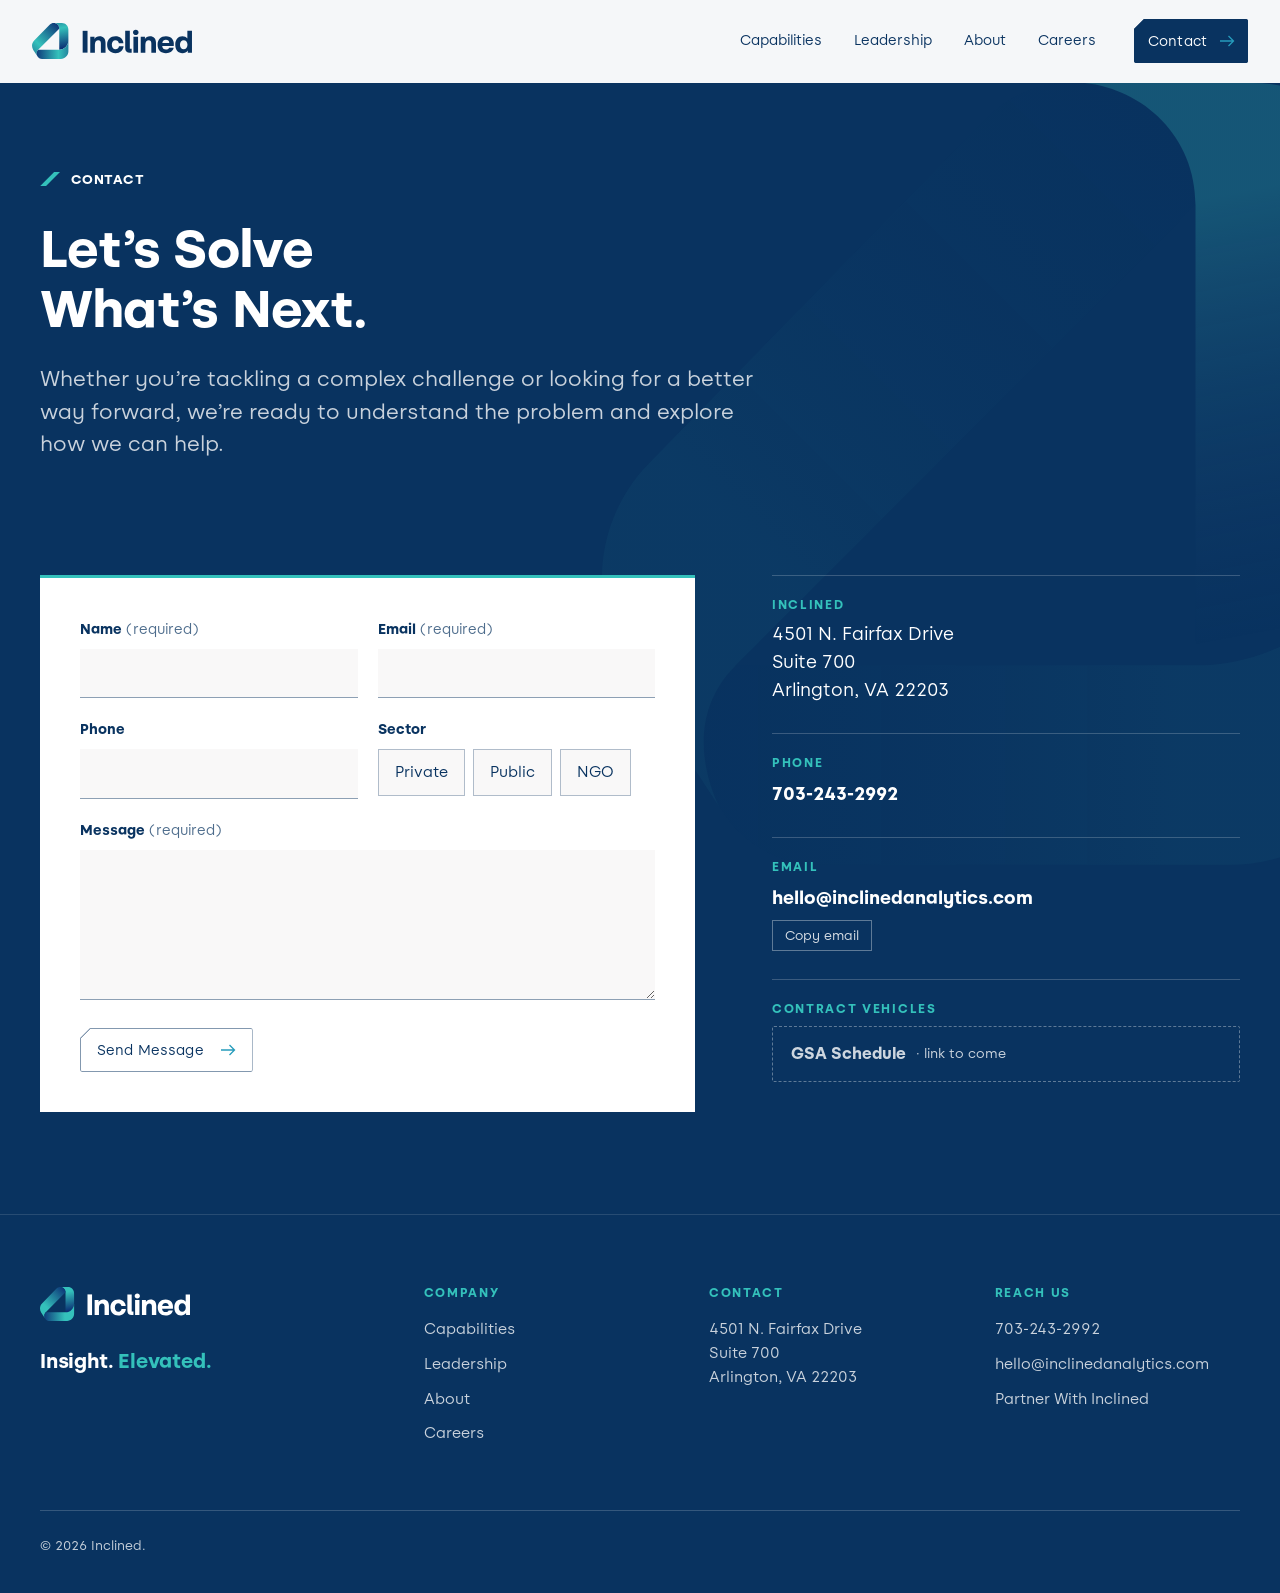
<file: contact.html>
<!doctype html>
<html lang="en">
<head>
<meta charset="utf-8">
<meta name="viewport" content="width=device-width,initial-scale=1,viewport-fit=cover">
<meta name="robots" content="noindex,nofollow">
<title>Contact · Inclined</title>
<meta name="description" content="Inclined ensures complex government programs perform by connecting policy, systems, data, and operations to deliver real-world results.">
<link rel="icon" type="image/svg+xml" href="images/favicon.svg">
<link rel="preload" href="fonts/Alcyone-Bold.woff2" as="font" type="font/woff2" crossorigin>
<link rel="preload" href="fonts/Alcyone-Regular.woff2" as="font" type="font/woff2" crossorigin>
<link rel="stylesheet" href="css/site.css?v=83">
<script>(function(d){if(window.matchMedia&&matchMedia("(prefers-reduced-motion: reduce)").matches)return;d.classList.add("motion");setTimeout(function(){if(!window.__rv)d.classList.remove("motion")},2500)})(document.documentElement)</script>
</head>
<body class="contact-page">
<a class="skip" href="#main">Skip to content</a>

<header class="site-head">
  <div class="wrap">
    <a class="logo" href="index.html" aria-label="Inclined home"><svg focusable="false" class="logo-svg" role="img" aria-label="Inclined" xmlns="http://www.w3.org/2000/svg" xmlns:xlink="http://www.w3.org/1999/xlink" viewBox="0 0 2000 448.9715721"><defs><linearGradient id="lg-a" x1="370.287533" y1="61.8678094" x2="418.852141" y2="321.6319919" gradientUnits="userSpaceOnUse" spreadMethod="reflect"><animateTransform class="logo-flow" attributeName="gradientTransform" type="translate" values="0 0;48.6 259.8;0 0" keyTimes="0;.5;1" calcMode="spline" keySplines=".45 0 .55 1;.45 0 .55 1" dur="3.2s" begin="indefinite" repeatCount="1" fill="remove" data-delay="0"/><stop offset="0" stop-color="#34c1bb"/><stop offset=".9579758" stop-color="#0b3075"/></linearGradient><linearGradient id="lg-b" x1="92.3165108" y1="270.1819334" x2="353.0003744" y2="9.4980698" xlink:href="#lg-a" spreadMethod="reflect"><animateTransform class="logo-flow" attributeName="gradientTransform" type="translate" values="0 0;260.7 -260.7;0 0" keyTimes="0;.5;1" calcMode="spline" keySplines=".45 0 .55 1;.45 0 .55 1" dur="3.2s" begin="indefinite" repeatCount="1" fill="remove" data-delay="180"/></linearGradient><linearGradient id="lg-c" x1="331.0909023" y1="334.545971" x2="30.6879957" y2="334.545971" gradientUnits="userSpaceOnUse" spreadMethod="reflect"><animateTransform class="logo-flow" attributeName="gradientTransform" type="translate" values="0 0;-300.4 0.0;0 0" keyTimes="0;.5;1" calcMode="spline" keySplines=".45 0 .55 1;.45 0 .55 1" dur="3.2s" begin="indefinite" repeatCount="1" fill="remove" data-delay="360"/><stop offset="0" stop-color="#34c1bb"/><stop offset="1" stop-color="#0b3075"/></linearGradient></defs><path d="M277.2213035.4293111l-.2170635.0776859c33.3386657,3.5164284,63.4419432,30.4551488,63.4419432,69.9401383v264.0977094c63.1951763,0,114.4267274-51.2292663,114.4267274-114.4244425l-.5586467-139.155129c-.1787723-44.5309873-36.3285814-80.5359621-80.8599276-80.5359621h-96.2330328Z" fill="url(#lg-a)"/><path d="M76.6043802,334.5539842l.0068546-.0091395L340.4461832,70.6139314v-.1667961c0-62.635381-75.730021-94.0044812-120.0201106-49.7143917L26.8765322,218.7438355c-30.9347102,31.6477927-35.7114786,80.5453402-11.4864719,117.5816485l52.2461708,79.8763573s-26.0517433-46.6279646,8.9681491-81.647857Z" fill="url(#lg-b)"/><path d="M340.5444601,334.5356866v.0091553H76.6112325l-.0068359.0091553c-31.6486206,31.6485596-13.4196777,72.7738647-9.616394,80.399353,11.2105103,19.7398071,32.1663208,34.0181885,58.5036621,34.0181885h235.0439453c52.1010742,0,94.3373413-42.2362671,94.3373413-94.3373413v-134.5137939c0,63.1608887-51.1813354,114.3604736-114.3284912,114.4152832Z" fill="url(#lg-c)"/><path d="M633.1980434,97.7732503h60.8343445v272.9752919h-60.8343445V97.7732503Z" fill="#093360"/><path d="M828.5653626,216.3218356c-23.7892551,0-42.1167933,15.6005184-42.5068063,54.9856855v99.4410211h-57.7142408v-198.1020163h52.6440723v26.9078233c12.4788793-21.8376548,33.9280566-33.1480307,63.1744222-33.1480307,46.7969488,0,74.8732756,29.2479011,74.8732756,79.1634181v125.1788056h-58.1042537v-115.0384686c0-27.2978363-10.9188274-39.3882381-32.3664693-39.3882381Z" fill="#093360"/><path d="M938.9206047,271.6975341c0-63.1759577,42.1167933-105.2912155,104.8996671-105.2912155,54.9856855,0,93.2038847,31.9779918,99.4410211,85.7936385h-57.7127053c-3.1201037-22.2276678-19.1075641-37.4381733-42.1183288-37.4381733-28.0763267,0-45.623839,22.6176808-45.623839,56.9357503s18.7175512,56.5457374,46.013852,56.5457374c23.0107647,0,40.168264-14.8204925,43.6783806-37.4381733h57.7127053c-5.4571105,52.2555948-44.4553356,86.1836514-101.001073,86.1836514-63.1728867,0-105.2896801-41.7283158-105.2896801-105.2912155Z" fill="#093360"/><path d="M1165.0989477,314.5928178V97.7732503h57.7157763v224.6198267h23.0076937v48.3554652h-22.6176808c-38.2151282,0-58.1057892-19.4975771-58.1057892-56.1557244Z" fill="#093360"/><path d="M1262.5868331,118.4408663c0-18.3275382,14.8174215-32.7580177,34.7050116-32.7580177s34.7080825,14.4304795,34.7080825,32.7580177c0,18.7175512-14.8204925,32.3680048-34.7080825,32.3680048s-34.7050116-13.6504536-34.7050116-32.3680048ZM1268.0439436,172.6465259h57.7157763v198.1020163h-57.7157763v-198.1020163Z" fill="#093360"/><path d="M1459.5188105,216.3218356c-23.7877196,0-42.1152578,15.6005184-42.5052708,54.9856855v99.4410211h-57.7157763v-198.1020163h52.6456078v26.9078233c12.4804147-21.8376548,33.9280566-33.1480307,63.1759577-33.1480307,46.7954134,0,74.8732756,29.2479011,74.8732756,79.1634181v125.1788056h-58.1057892v-115.0384686c0-27.2978363-10.9203629-39.3882381-32.3680048-39.3882381Z" fill="#093360"/><path d="M1569.8801946,271.3075211c0-62.7859448,40.165193-104.9012026,104.8981316-104.9012026,71.3662299,0,108.0213063,50.695543,97.1040143,120.49865h-144.2894407c3.1201037,28.8578881,20.280674,44.4584066,47.1854263,44.4584066,21.4507128,0,35.8781214-10.140337,39.3882381-22.2307388h56.9357503c-7.0202333,39.778251-44.0683936,67.8561132-96.3239884,67.8561132-63.9529127,0-104.8981316-41.7283158-104.8981316-105.6812285ZM1716.1166291,249.4698663c-.390013-24.1777326-16.3805444-38.9982251-42.5083418-38.9982251-23.3977067,0-40.165193,12.4804147-44.8453486,38.9982251h87.3536903Z" fill="#093360"/><path d="M1790.9806917,271.6975341c0-65.9029775,37.0450893-105.2912155,89.6906971-105.2912155,25.3477715,0,46.7954134,9.3603111,61.6159059,26.9078233v-95.5408915h57.7127053v272.9752919h-52.2555948v-26.9078233c-15.2074345,21.4476419-38.6051412,33.1480307-67.0730164,33.1480307-52.6456078,0-89.6906971-39.778251-89.6906971-105.2912155ZM1943.8473465,271.6975341c0-34.3180696-18.7206221-56.9357503-47.1884973-56.9357503-28.4648042,0-46.7954134,22.6176808-46.7954134,56.9357503s18.3306092,56.5457374,46.7954134,56.5457374c28.4678752,0,47.1884973-22.2276678,47.1884973-56.5457374Z" fill="#093360"/></svg></a>
    <button class="menu-btn" id="menuBtn" aria-expanded="false" aria-controls="nav" aria-label="Menu">
      <svg viewBox="0 0 24 24" fill="none" stroke="currentColor" stroke-width="2"><path d="M3 7h18M3 12h18M3 17h18"/></svg>
    </button>
    <nav class="nav" id="nav" aria-label="Main">
      <a href="capabilities.html" data-nav="capabilities">Capabilities</a>
      <a href="leadership.html" data-nav="leadership">Leadership</a>
      <a href="about.html" data-nav="about">About</a>
      <a href="careers.html" data-nav="careers">Careers</a>
      <a class="btn btn-primary" href="contact.html" data-nav="contact" aria-current="page">Contact</a>
    </nav>
  </div>
</header>

<main id="main"><span class="contact-mark" aria-hidden="true"></span>
  <section class="navy page-hero rise-bottom">
    <div class="wrap stack" style="--gap:24px">
      <span class="eyebrow">Contact</span>
      <h1 style="font-size:var(--step-4)">Let’s Solve What’s Next.</h1>
      <p class="lede">Whether you’re tackling a complex challenge or looking for a better way forward, we’re ready to understand the problem and explore how we can help.</p>
    </div>
  </section>

  <section class="band tight pull-up" style="position:relative">
    <div class="wrap contact-grid">
      <form id="contactForm" novalidate>
        <div class="f2">
          <div><label for="cf-name">Name <span class="req">(required)</span></label><input id="cf-name" name="name" autocomplete="name" required></div>
          <div><label for="cf-email">Email <span class="req">(required)</span></label><input id="cf-email" name="email" type="email" autocomplete="email" required></div>
        </div>
        <div class="f2">
          <div><label for="cf-phone">Phone</label><input id="cf-phone" name="phone" type="tel" autocomplete="tel"></div>
          <fieldset><span class="legend">Sector</span><div class="seg">
            <input type="radio" id="cf-s-private" name="sector" value="Private"><label for="cf-s-private">Private</label>
            <input type="radio" id="cf-s-public" name="sector" value="Public"><label for="cf-s-public">Public</label>
            <input type="radio" id="cf-s-ngo" name="sector" value="NGO"><label for="cf-s-ngo">NGO</label>
          </div></fieldset>
        </div>
        <div><label for="cf-msg">Message <span class="req">(required)</span></label><textarea id="cf-msg" name="message" required></textarea></div>
        <div class="err" id="cf-err" hidden></div>
        <div class="form-status" id="cf-status" role="status" hidden></div>
        <div><button class="btn btn-primary" type="submit">Send Message</button></div>
      </form>

      <aside class="info">
        <div class="blk"><span class="lbl">Inclined</span><address>4501 N. Fairfax Drive<br>Suite 700<br>Arlington, VA 22203</address></div>
        <div class="blk"><span class="lbl">Phone</span><a class="big" href="tel:+17032432992">703-243-2992</a></div>
        <div class="blk"><span class="lbl">Email</span><a class="big" href="mailto:hello@inclinedanalytics.com">hello@inclinedanalytics.com</a><button class="copy" type="button" data-copy="hello@inclinedanalytics.com">Copy email</button></div>
        <div class="blk"><span class="lbl">Contract vehicles</span><span class="pending">GSA Schedule <small style="font-weight:400">· link to come</small></span></div>
      </aside>
    </div>
  </section>
</main>

<footer class="site-foot">
  <div class="wrap">
    <div class="foot-grid">
      <div>
        <a class="logo" href="index.html" aria-label="Inclined home"><img src="images/logo-white.svg" alt="Inclined" width="170" height="38"></a>
        <p class="signoff">Insight. <span>Elevated.</span></p>
      </div>
      <div><h4>Company</h4><ul><li><a href="capabilities.html">Capabilities</a></li><li><a href="leadership.html">Leadership</a></li><li><a href="about.html">About</a></li><li><a href="careers.html">Careers</a></li></ul></div>
      <div><h4>Contact</h4><address>4501 N. Fairfax Drive<br>Suite 700<br>Arlington, VA 22203</address></div>
      <div><h4>Reach us</h4><ul><li><a href="tel:+17032432992">703-243-2992</a></li><li><a href="mailto:hello@inclinedanalytics.com">hello@inclinedanalytics.com</a></li><li><a href="contact.html">Partner With Inclined</a></li></ul></div>
    </div>
    <div class="foot-base"><span>© 2026 Inclined.</span></div>
  </div>
</footer>

<script src="js/site.js?v=20" defer></script>
</body>
</html>
</file>
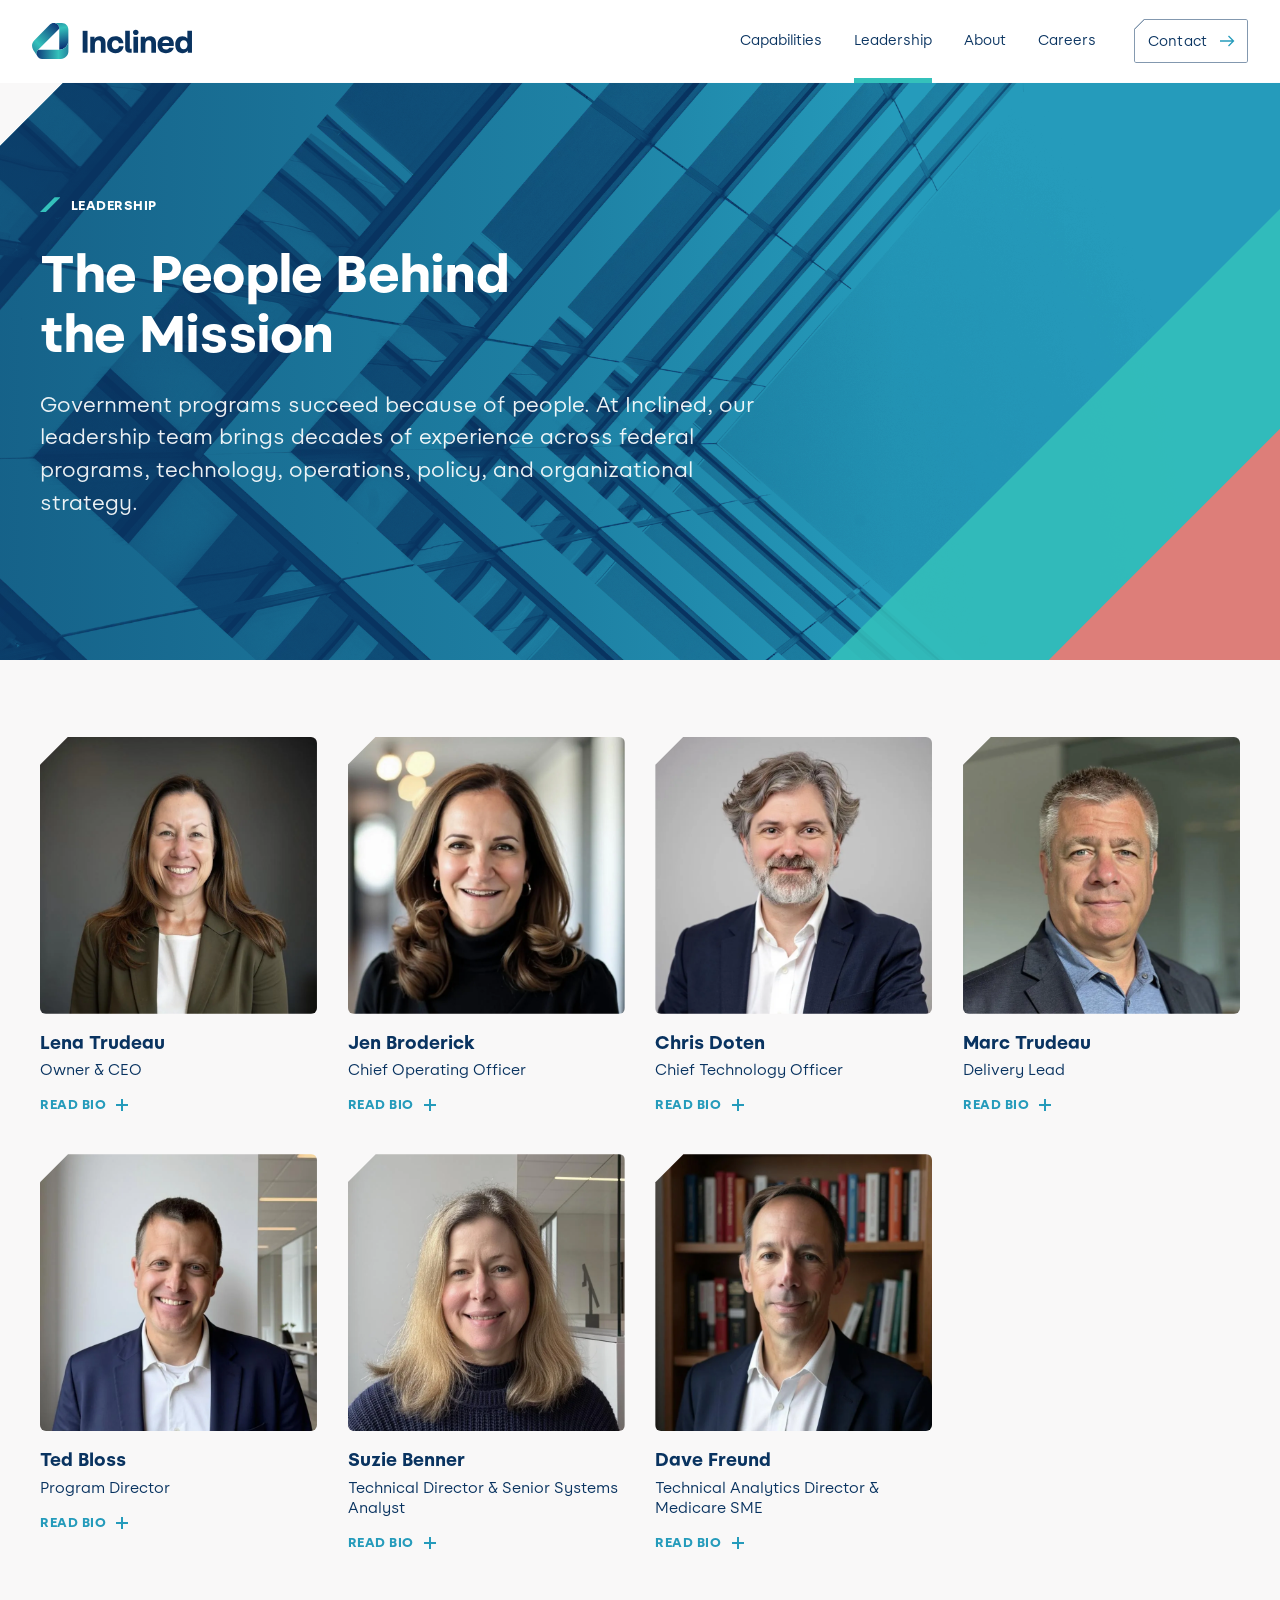
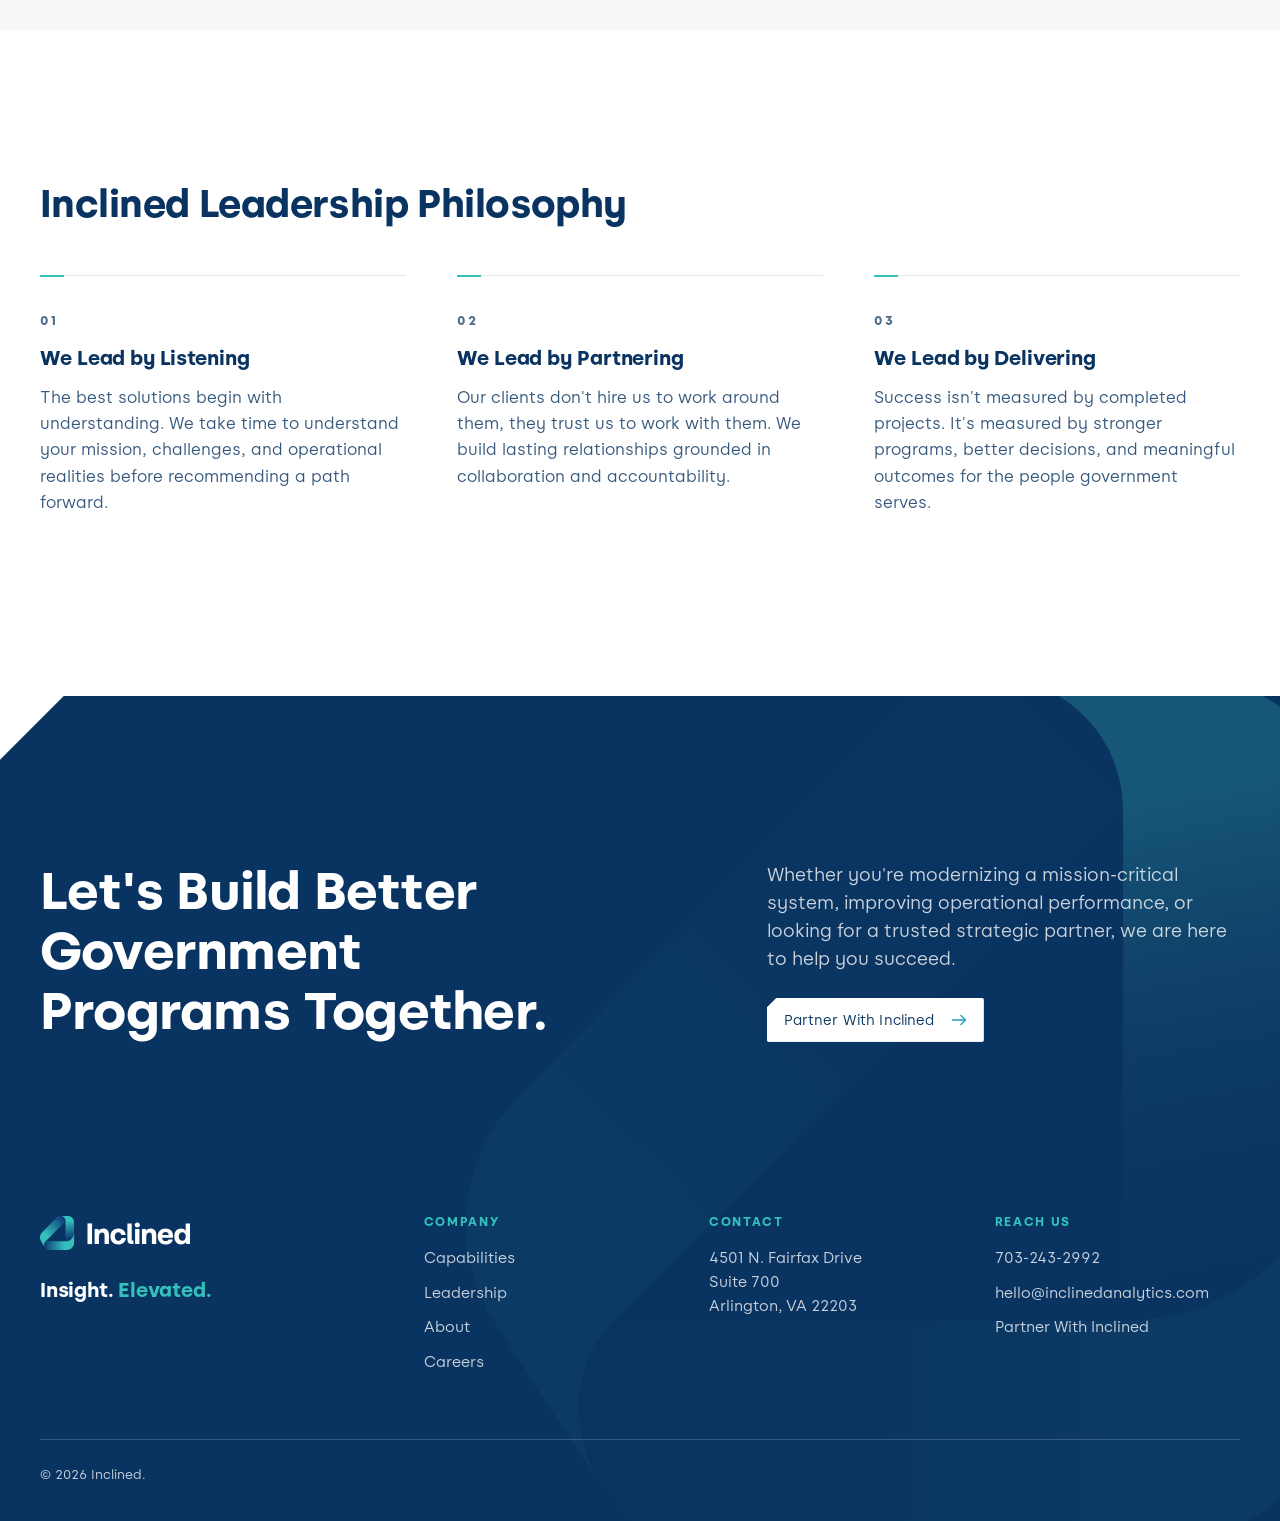
<file: leadership.html>
<!doctype html>
<html lang="en">
<head>
<meta charset="utf-8">
<meta name="viewport" content="width=device-width,initial-scale=1,viewport-fit=cover">
<meta name="robots" content="noindex,nofollow">
<title>Leadership · Inclined</title>
<meta name="description" content="Inclined ensures complex government programs perform by connecting policy, systems, data, and operations to deliver real-world results.">
<link rel="icon" type="image/svg+xml" href="images/favicon.svg">
<link rel="preload" href="fonts/Alcyone-Bold.woff2" as="font" type="font/woff2" crossorigin>
<link rel="preload" href="fonts/Alcyone-Regular.woff2" as="font" type="font/woff2" crossorigin>
<link rel="stylesheet" href="css/site.css?v=83">
<script>(function(d){if(window.matchMedia&&matchMedia("(prefers-reduced-motion: reduce)").matches)return;d.classList.add("motion");setTimeout(function(){if(!window.__rv)d.classList.remove("motion")},2500)})(document.documentElement)</script>
</head>
<body>
<a class="skip" href="#main">Skip to content</a>

<header class="site-head">
  <div class="wrap">
    <a class="logo" href="index.html" aria-label="Inclined home"><svg focusable="false" class="logo-svg" role="img" aria-label="Inclined" xmlns="http://www.w3.org/2000/svg" xmlns:xlink="http://www.w3.org/1999/xlink" viewBox="0 0 2000 448.9715721"><defs><linearGradient id="lg-a" x1="370.287533" y1="61.8678094" x2="418.852141" y2="321.6319919" gradientUnits="userSpaceOnUse" spreadMethod="reflect"><animateTransform class="logo-flow" attributeName="gradientTransform" type="translate" values="0 0;48.6 259.8;0 0" keyTimes="0;.5;1" calcMode="spline" keySplines=".45 0 .55 1;.45 0 .55 1" dur="3.2s" begin="indefinite" repeatCount="1" fill="remove" data-delay="0"/><stop offset="0" stop-color="#34c1bb"/><stop offset=".9579758" stop-color="#0b3075"/></linearGradient><linearGradient id="lg-b" x1="92.3165108" y1="270.1819334" x2="353.0003744" y2="9.4980698" xlink:href="#lg-a" spreadMethod="reflect"><animateTransform class="logo-flow" attributeName="gradientTransform" type="translate" values="0 0;260.7 -260.7;0 0" keyTimes="0;.5;1" calcMode="spline" keySplines=".45 0 .55 1;.45 0 .55 1" dur="3.2s" begin="indefinite" repeatCount="1" fill="remove" data-delay="180"/></linearGradient><linearGradient id="lg-c" x1="331.0909023" y1="334.545971" x2="30.6879957" y2="334.545971" gradientUnits="userSpaceOnUse" spreadMethod="reflect"><animateTransform class="logo-flow" attributeName="gradientTransform" type="translate" values="0 0;-300.4 0.0;0 0" keyTimes="0;.5;1" calcMode="spline" keySplines=".45 0 .55 1;.45 0 .55 1" dur="3.2s" begin="indefinite" repeatCount="1" fill="remove" data-delay="360"/><stop offset="0" stop-color="#34c1bb"/><stop offset="1" stop-color="#0b3075"/></linearGradient></defs><path d="M277.2213035.4293111l-.2170635.0776859c33.3386657,3.5164284,63.4419432,30.4551488,63.4419432,69.9401383v264.0977094c63.1951763,0,114.4267274-51.2292663,114.4267274-114.4244425l-.5586467-139.155129c-.1787723-44.5309873-36.3285814-80.5359621-80.8599276-80.5359621h-96.2330328Z" fill="url(#lg-a)"/><path d="M76.6043802,334.5539842l.0068546-.0091395L340.4461832,70.6139314v-.1667961c0-62.635381-75.730021-94.0044812-120.0201106-49.7143917L26.8765322,218.7438355c-30.9347102,31.6477927-35.7114786,80.5453402-11.4864719,117.5816485l52.2461708,79.8763573s-26.0517433-46.6279646,8.9681491-81.647857Z" fill="url(#lg-b)"/><path d="M340.5444601,334.5356866v.0091553H76.6112325l-.0068359.0091553c-31.6486206,31.6485596-13.4196777,72.7738647-9.616394,80.399353,11.2105103,19.7398071,32.1663208,34.0181885,58.5036621,34.0181885h235.0439453c52.1010742,0,94.3373413-42.2362671,94.3373413-94.3373413v-134.5137939c0,63.1608887-51.1813354,114.3604736-114.3284912,114.4152832Z" fill="url(#lg-c)"/><path d="M633.1980434,97.7732503h60.8343445v272.9752919h-60.8343445V97.7732503Z" fill="#093360"/><path d="M828.5653626,216.3218356c-23.7892551,0-42.1167933,15.6005184-42.5068063,54.9856855v99.4410211h-57.7142408v-198.1020163h52.6440723v26.9078233c12.4788793-21.8376548,33.9280566-33.1480307,63.1744222-33.1480307,46.7969488,0,74.8732756,29.2479011,74.8732756,79.1634181v125.1788056h-58.1042537v-115.0384686c0-27.2978363-10.9188274-39.3882381-32.3664693-39.3882381Z" fill="#093360"/><path d="M938.9206047,271.6975341c0-63.1759577,42.1167933-105.2912155,104.8996671-105.2912155,54.9856855,0,93.2038847,31.9779918,99.4410211,85.7936385h-57.7127053c-3.1201037-22.2276678-19.1075641-37.4381733-42.1183288-37.4381733-28.0763267,0-45.623839,22.6176808-45.623839,56.9357503s18.7175512,56.5457374,46.013852,56.5457374c23.0107647,0,40.168264-14.8204925,43.6783806-37.4381733h57.7127053c-5.4571105,52.2555948-44.4553356,86.1836514-101.001073,86.1836514-63.1728867,0-105.2896801-41.7283158-105.2896801-105.2912155Z" fill="#093360"/><path d="M1165.0989477,314.5928178V97.7732503h57.7157763v224.6198267h23.0076937v48.3554652h-22.6176808c-38.2151282,0-58.1057892-19.4975771-58.1057892-56.1557244Z" fill="#093360"/><path d="M1262.5868331,118.4408663c0-18.3275382,14.8174215-32.7580177,34.7050116-32.7580177s34.7080825,14.4304795,34.7080825,32.7580177c0,18.7175512-14.8204925,32.3680048-34.7080825,32.3680048s-34.7050116-13.6504536-34.7050116-32.3680048ZM1268.0439436,172.6465259h57.7157763v198.1020163h-57.7157763v-198.1020163Z" fill="#093360"/><path d="M1459.5188105,216.3218356c-23.7877196,0-42.1152578,15.6005184-42.5052708,54.9856855v99.4410211h-57.7157763v-198.1020163h52.6456078v26.9078233c12.4804147-21.8376548,33.9280566-33.1480307,63.1759577-33.1480307,46.7954134,0,74.8732756,29.2479011,74.8732756,79.1634181v125.1788056h-58.1057892v-115.0384686c0-27.2978363-10.9203629-39.3882381-32.3680048-39.3882381Z" fill="#093360"/><path d="M1569.8801946,271.3075211c0-62.7859448,40.165193-104.9012026,104.8981316-104.9012026,71.3662299,0,108.0213063,50.695543,97.1040143,120.49865h-144.2894407c3.1201037,28.8578881,20.280674,44.4584066,47.1854263,44.4584066,21.4507128,0,35.8781214-10.140337,39.3882381-22.2307388h56.9357503c-7.0202333,39.778251-44.0683936,67.8561132-96.3239884,67.8561132-63.9529127,0-104.8981316-41.7283158-104.8981316-105.6812285ZM1716.1166291,249.4698663c-.390013-24.1777326-16.3805444-38.9982251-42.5083418-38.9982251-23.3977067,0-40.165193,12.4804147-44.8453486,38.9982251h87.3536903Z" fill="#093360"/><path d="M1790.9806917,271.6975341c0-65.9029775,37.0450893-105.2912155,89.6906971-105.2912155,25.3477715,0,46.7954134,9.3603111,61.6159059,26.9078233v-95.5408915h57.7127053v272.9752919h-52.2555948v-26.9078233c-15.2074345,21.4476419-38.6051412,33.1480307-67.0730164,33.1480307-52.6456078,0-89.6906971-39.778251-89.6906971-105.2912155ZM1943.8473465,271.6975341c0-34.3180696-18.7206221-56.9357503-47.1884973-56.9357503-28.4648042,0-46.7954134,22.6176808-46.7954134,56.9357503s18.3306092,56.5457374,46.7954134,56.5457374c28.4678752,0,47.1884973-22.2276678,47.1884973-56.5457374Z" fill="#093360"/></svg></a>
    <button class="menu-btn" id="menuBtn" aria-expanded="false" aria-controls="nav" aria-label="Menu">
      <svg viewBox="0 0 24 24" fill="none" stroke="currentColor" stroke-width="2"><path d="M3 7h18M3 12h18M3 17h18"/></svg>
    </button>
    <nav class="nav" id="nav" aria-label="Main">
      <a href="capabilities.html" data-nav="capabilities">Capabilities</a>
      <a href="leadership.html" data-nav="leadership" aria-current="page">Leadership</a>
      <a href="about.html" data-nav="about">About</a>
      <a href="careers.html" data-nav="careers">Careers</a>
      <a class="btn btn-primary" href="contact.html" data-nav="contact">Contact</a>
    </nav>
  </div>
</header>

<main id="main">
  <section class="cap-hero">
    <img class="cap-hero-img" src="images/leadership-hero.webp" srcset="images/leadership-hero-1200.webp 1200w, images/leadership-hero.webp 2000w" sizes="100vw" alt="" width="2000" height="1333" fetchpriority="high">
    <span class="cap-band cb1" aria-hidden="true"></span>
    <span class="cap-band cb2" aria-hidden="true"></span>
    <div class="wrap stack" style="--gap:24px">
      <span class="eyebrow">Leadership</span>
      <h1>The People Behind the Mission</h1>
      <p class="lede">Government programs succeed because of people. At Inclined, our leadership team brings decades of experience across federal programs, technology, operations, policy, and organizational strategy.</p>
    </div>
  </section>

  <section class="band tight">
    <div class="wrap stack" style="--gap:32px">
      <div class="people" id="people">
        <article class="person"><button class="person-btn" type="button" aria-expanded="false" aria-controls="bio-panel" data-key="lena-trudeau"><span class="ph"><img src="images/leader-lena-trudeau.webp" alt="" width="800" height="800" loading="lazy" decoding="async"></span><span class="person-name">Lena Trudeau</span><span class="role">Owner &amp; CEO</span><span class="person-more" aria-hidden="true">Read bio</span></button><p class="bio">20+ years leading high-performing tech teams in public and private sectors, including as founding leader of 18F (GSA) and global expansion lead at AWS.</p></article>
        <article class="person"><button class="person-btn" type="button" aria-expanded="false" aria-controls="bio-panel" data-key="jen-broderick"><span class="ph"><img src="images/leader-jen-broderick.webp" alt="" width="800" height="800" loading="lazy" decoding="async"></span><span class="person-name">Jen Broderick</span><span class="role">Chief Operating Officer</span><span class="person-more" aria-hidden="true">Read bio</span></button><p class="bio">20+ years of consulting and operational experience in private, non-profit, and public sectors, including AAPA and Germantown Friends School.</p></article>
        <article class="person"><button class="person-btn" type="button" aria-expanded="false" aria-controls="bio-panel" data-key="chris-doten"><span class="ph"><img src="images/leader-chris-doten.webp" alt="" width="800" height="800" loading="lazy" decoding="async"></span><span class="person-name">Chris Doten</span><span class="role">Chief Technology Officer</span><span class="person-more" aria-hidden="true">Read bio</span></button><p class="bio">Expertise in cybersecurity, digital transformation, and tech policy; former innovation leader at USAID and NDI, co-author of USAID&rsquo;s Digital Policy.</p></article>
        <article class="person"><button class="person-btn" type="button" aria-expanded="false" aria-controls="bio-panel" data-key="marc-trudeau"><span class="ph"><img src="images/leader-marc-trudeau.webp" alt="" width="800" height="800" loading="lazy" decoding="async"></span><span class="person-name">Marc Trudeau</span><span class="role">Delivery Lead</span><span class="person-more" aria-hidden="true">Read bio</span></button><p class="bio">20+ years of experience leading complex technology transformation initiatives.</p></article>
        <article class="person"><button class="person-btn" type="button" aria-expanded="false" aria-controls="bio-panel" data-key="ted-bloss"><span class="ph"><img src="images/leader-ted-bloss.webp" alt="" width="800" height="800" loading="lazy" decoding="async"></span><span class="person-name">Ted Bloss</span><span class="role">Program Director</span><span class="person-more" aria-hidden="true">Read bio</span></button><p class="bio">20+ years leading full lifecycle systems development at CMS, driving Agile transformation, cloud migration, and modernization, with deep Medicare and Risk Adjustment expertise.</p></article>
        <article class="person"><button class="person-btn" type="button" aria-expanded="false" aria-controls="bio-panel" data-key="suzie-benner"><span class="ph"><img src="images/leader-suzie-benner.webp" alt="" width="800" height="800" loading="lazy" decoding="async"></span><span class="person-name">Suzie Benner</span><span class="role">Technical Director &amp; Senior Systems Analyst</span><span class="person-more" aria-hidden="true">Read bio</span></button><p class="bio">30+ years leading Medicare systems with deep expertise in risk adjustment, cloud migration, and large-scale data processing for CMS; led Inclined&rsquo;s cloud migration of Risk Adjustment programs with 100% validation accuracy.</p></article>
        <article class="person"><button class="person-btn" type="button" aria-expanded="false" aria-controls="bio-panel" data-key="dave-freund"><span class="ph"><img src="images/leader-dave-freund.webp" alt="" width="800" height="800" loading="lazy" decoding="async"></span><span class="person-name">Dave Freund</span><span class="role">Technical Analytics Director &amp; Medicare SME</span><span class="person-more" aria-hidden="true">Read bio</span></button><p class="bio">30+ years specializing in Medicare Advantage and Part D risk adjustment, payment validation, and data analysis for CMS; expert in EDPS, RADV, and financial audit support.</p></article>
      </div>
    </div>
  </section>

  <section class="band white lead-phil">
    <div class="wrap stack" style="--gap:48px">
      <div class="stack-sm"><span class="eyebrow">How we lead</span><h2 class="h-l">Inclined Leadership Philosophy</h2></div>
      <div class="three">
        <div class="item"><span class="idx">01</span><h3>We Lead by Listening</h3><p>The best solutions begin with understanding. We take time to understand your mission, challenges, and operational realities before recommending a path forward.</p></div>
        <div class="item"><span class="idx">02</span><h3>We Lead by Partnering</h3><p>Our clients don't hire us to work around them, they trust us to work with them. We build lasting relationships grounded in collaboration and accountability.</p></div>
        <div class="item"><span class="idx">03</span><h3>We Lead by Delivering</h3><p>Success isn't measured by completed projects. It's measured by stronger programs, better decisions, and meaningful outcomes for the people government serves.</p></div>
      </div>
    </div>
  </section>

  <section class="band navy cta rise-top">
    <div class="wrap">
      <h2>Let's Build Better Government Programs Together.</h2>
      <div class="side"><p class="lede">Whether you're modernizing a mission-critical system, improving operational performance, or looking for a trusted strategic partner, we are here to help you succeed.</p><a class="btn btn-white" href="contact.html">Partner With Inclined</a></div>
    </div>
  </section>
</main>

<footer class="site-foot">
  <div class="wrap">
    <div class="foot-grid">
      <div>
        <a class="logo" href="index.html" aria-label="Inclined home"><img src="images/logo-white.svg" alt="Inclined" width="170" height="38"></a>
        <p class="signoff">Insight. <span>Elevated.</span></p>
      </div>
      <div><h4>Company</h4><ul><li><a href="capabilities.html">Capabilities</a></li><li><a href="leadership.html">Leadership</a></li><li><a href="about.html">About</a></li><li><a href="careers.html">Careers</a></li></ul></div>
      <div><h4>Contact</h4><address>4501 N. Fairfax Drive<br>Suite 700<br>Arlington, VA 22203</address></div>
      <div><h4>Reach us</h4><ul><li><a href="tel:+17032432992">703-243-2992</a></li><li><a href="mailto:hello@inclinedanalytics.com">hello@inclinedanalytics.com</a></li><li><a href="contact.html">Partner With Inclined</a></li></ul></div>
    </div>
    <div class="foot-base"><span>© 2026 Inclined.</span></div>
  </div>
</footer>

<script src="js/site.js?v=20" defer></script>
</body>
</html>
</file>
<file: css/site.css>
@font-face{font-family:"Alcyone";src:url(../fonts/Alcyone-Regular.woff2) format("woff2");font-weight:400;font-style:normal;font-display:swap}
@font-face{font-family:"Alcyone";src:url(../fonts/Alcyone-Bold.woff2) format("woff2");font-weight:700;font-style:normal;font-display:swap}

/* Layout: navy daylight. Full-width bands on a 12-column rhythm; band corners and accents cut at 45 degrees. */
:root{
  --navy:#093360; --teal:#34C1BB; --ocean:#259BBB; --ice:#A9EEFF;
  --coral:#DD7E79; --gray:#EAEAEA; --offwhite:#F9F8F8; --white:#FFFFFF;
  --ink:#093360; --ink-2:rgba(9,51,96,.82); --ink-3:rgba(9,51,96,.72);
  --rule:rgba(9,51,96,.12); --on-navy:#FFFFFF; --on-navy-2:rgba(255,255,255,.78);
  --font:"Alcyone","Avenir Next","Segoe UI","Helvetica Neue",Arial,sans-serif;
  --cut:clamp(36px,5vw,80px);
  --wrap:1200px;
  /* type scale: 16px base, restrained display sizes */
  --step--1:.8125rem; --step-0:1rem; --step-1:1.125rem; --step-2:1.375rem; --step-3:clamp(1.75rem,1.3rem + 1.4vw,2.25rem); --step-4:clamp(2.125rem,1.4rem + 2.4vw,3.25rem); --step-5:clamp(2.75rem,1.4rem + 4.6vw,5.25rem);
  --lead:clamp(1.125rem,1rem + .4vw,1.3125rem);
  /* spacing: 8px rhythm */
  --sp-section:clamp(72px,8vw,120px); --sp-tight:clamp(56px,6vw,88px); --sp-head:clamp(36px,4vw,56px);
  color-scheme:light;
}
*{box-sizing:border-box}
html{scroll-behavior:smooth}
@media (prefers-reduced-motion:reduce){html{scroll-behavior:auto}*{transition:none!important;animation:none!important}}
body{margin:0;background:var(--offwhite);color:var(--ink);font-family:var(--font);font-size:var(--step-0);line-height:1.65;-webkit-font-smoothing:antialiased;overflow-x:hidden}
h1,h2,h3,h4{font-weight:700;line-height:1.15;margin:0;text-wrap:balance;letter-spacing:-.015em}
h3{line-height:1.25;letter-spacing:-.005em}
p{margin:0}
a{color:inherit}
img{max-width:100%;display:block}
:focus-visible{outline:3px solid var(--teal);outline-offset:3px}

.wrap{max-width:calc(var(--wrap) + 64px);margin-inline:auto;padding-left:max(16px,env(safe-area-inset-left,0px));padding-right:max(16px,env(safe-area-inset-right,0px))}
@media (min-width:720px){.wrap{padding-left:max(32px,env(safe-area-inset-left,0px));padding-right:max(32px,env(safe-area-inset-right,0px))}}
.band{padding-block:var(--sp-section)}
.band.tight{padding-block:var(--sp-tight)}
.navy{background:var(--navy);color:var(--on-navy)}
.white{background:var(--white)}
.grayb{background:var(--gray)}
/* eyebrow: matches the How We Work label (Figma) - 45-degree ocean slash + bold uppercase label, optically centered */
.eyebrow{display:flex;align-items:center;gap:clamp(10px,.8vw,13px);padding-top:.15em;font-size:clamp(.8125rem,.9vw,.9375rem);line-height:1;font-weight:700;letter-spacing:.04em;text-transform:uppercase;color:var(--navy)}
.eyebrow::before{content:"";flex:none;width:clamp(20px,1.6vw,26px);aspect-ratio:36/26;margin-top:-.15em;background:var(--ocean);clip-path:polygon(71.56% 0,0 100%,28.44% 100%,100% 0)}
.navy .eyebrow{color:var(--white)}
.navy .eyebrow::before{background:var(--teal)}
.lede{font-size:var(--lead);line-height:1.55;color:var(--ink-2);max-width:56ch}
.navy .lede,.navy p{color:var(--on-navy-2)}
.prose{display:grid;gap:1em;max-width:62ch;color:var(--ink-2)}
.body-hw{font-size:clamp(1rem,1.1vw,1.0625rem);line-height:1.7}
.h-xl{font-size:var(--step-4)}
.h-l{font-size:clamp(1.75rem,3vw,3rem);line-height:1.2}
.h-m{font-size:var(--step-2)}
.h-s{font-size:var(--step-1)}
.stack{--gap:20px;display:grid;gap:var(--gap);align-content:start}
.stack-sm{--gap:14px;display:grid;gap:var(--gap);align-content:start}
/* eyebrow-to-headline spacing matches How We Work */
.stack>.eyebrow,.stack-sm>.eyebrow,.section-head>.eyebrow{margin-bottom:calc(clamp(20px,2.6vw,41px) - var(--gap))}
.row{display:flex;flex-wrap:wrap;gap:12px}
.section-head{--gap:14px;display:grid;gap:var(--gap)}
.section-head .row{justify-content:space-between;align-items:end;gap:16px 24px}

/* incline edges */
.rise-bottom{clip-path:polygon(0 0,100% 0,100% calc(100% - var(--cut)),calc(100% - var(--cut)) 100%,0 100%);padding-bottom:calc(var(--sp-section) + var(--cut))}
.rise-top{clip-path:polygon(var(--cut) 0,100% 0,100% 100%,0 100%,0 var(--cut));padding-top:calc(var(--sp-section) + var(--cut))}
.rise-top{margin-top:calc(var(--cut) * -1);position:relative;z-index:1}
.pull-up{margin-top:calc(var(--cut) * -1)}

/* buttons (from the INCLINED Figma file): 44px, 45-degree top-left cut, 13px label, arrow turns up on hover */
/* registered so button colors cross-fade instead of snapping */
@property --btn-bg{syntax:'<color>';inherits:true;initial-value:transparent}
@property --btn-fg{syntax:'<color>';inherits:true;initial-value:transparent}
@property --btn-line{syntax:'<color>';inherits:true;initial-value:transparent}
@property --btn-arrow{syntax:'<color>';inherits:true;initial-value:transparent}
.btn{--btn-bg:transparent;--btn-fg:var(--navy);--btn-line:transparent;--btn-arrow:var(--ocean);
  position:relative;isolation:isolate;display:inline-flex;align-items:center;justify-content:space-between;gap:16px;min-height:44px;padding:var(--btn-nudge,3.5px) 17px 0;
  font:400 .875rem/1.2 var(--font);letter-spacing:.01em;text-decoration:none;cursor:pointer;
  color:var(--btn-fg);background:var(--btn-bg);border:0;border-radius:0 2px 2px 2px;
  clip-path:polygon(10px 0,100% 0,100% 100%,0 100%,0 10px);
  --ease-btn:cubic-bezier(.22,.61,.36,1);
  transition:--btn-bg .4s var(--ease-btn),--btn-fg .4s var(--ease-btn),--btn-line .4s var(--ease-btn),--btn-arrow .4s var(--ease-btn)}
.btn::before{content:"";position:absolute;inset:0;z-index:-1;padding:1px;border-radius:inherit;background:var(--btn-line);pointer-events:none;
  /* one continuous 1px outline: rectangular ring plus the 45-degree edge, so no overlapping strokes */
  -webkit-mask:linear-gradient(135deg,#000 8.07px,transparent 8.07px),linear-gradient(#000 0 0) content-box,linear-gradient(#000 0 0);
  -webkit-mask-composite:source-over,xor,source-over;
  mask:linear-gradient(135deg,#000 8.07px,transparent 8.07px),linear-gradient(#000 0 0) content-box,linear-gradient(#000 0 0);
  mask-composite:add,exclude,add}
.btn::after{content:"";flex:none;width:16px;height:16px;margin-top:calc(var(--btn-nudge,3.5px) * -1);background:var(--btn-arrow);
  -webkit-mask:url("data:image/svg+xml,%3Csvg xmlns='http://www.w3.org/2000/svg' viewBox='0 0 16 16' fill='none' stroke='black' stroke-width='1.3'%3E%3Cpath d='M1 8h13.5M9.5 3l5 5-5 5'/%3E%3C/svg%3E") center/contain no-repeat;
          mask:url("data:image/svg+xml,%3Csvg xmlns='http://www.w3.org/2000/svg' viewBox='0 0 16 16' fill='none' stroke='black' stroke-width='1.3'%3E%3Cpath d='M1 8h13.5M9.5 3l5 5-5 5'/%3E%3C/svg%3E") center/contain no-repeat;
  transition:transform .45s cubic-bezier(.34,1.25,.64,1)}
.btn:hover::after,.btn:focus-visible::after{transform:rotate(-45deg)}
.btn .arr{display:none}
.arr{display:inline-block;flex:none;width:14px;height:14px;transition:transform .2s ease}
.cap-card:hover .arr{transform:translate(3px,-3px)}
/* White: for navy and dark photo backgrounds */
.btn-white{--btn-bg:var(--white);--btn-fg:var(--navy);--btn-line:var(--white);--btn-arrow:var(--ocean)}
.btn-white:hover{--btn-bg:var(--ocean);--btn-fg:var(--white);--btn-line:var(--ocean);--btn-arrow:var(--white)}
/* Transparent outline: for ocean and photo backgrounds */
.btn-outline-light{--btn-bg:rgba(9,51,96,.35);--btn-fg:var(--white);--btn-line:rgba(255,255,255,.5);--btn-arrow:var(--white)}
.btn-outline-light:hover{--btn-bg:rgba(9,51,96,.65)}
/* Navy outline: for light backgrounds */
.btn-line,.btn-primary{--btn-bg:transparent;--btn-fg:var(--navy);--btn-line:rgba(9,51,96,.5);--btn-arrow:var(--ocean)}
.btn-line:hover,.btn-primary:hover{--btn-bg:var(--navy);--btn-fg:var(--white);--btn-line:var(--navy);--btn-arrow:var(--ocean)}
.textlink{font-weight:700;font-size:.9375rem;text-decoration:none;border-bottom:2px solid var(--teal);padding-bottom:3px}
.textlink:hover{border-bottom-color:var(--navy)}

/* header */
.site-head{position:fixed;left:0;right:0;top:env(safe-area-inset-top,0px);z-index:50;background:rgba(255,255,255,.96);backdrop-filter:saturate(1.2) blur(10px);-webkit-backdrop-filter:saturate(1.2) blur(10px);border-bottom:1px solid transparent;transition:border-color .3s ease,box-shadow .3s ease}
.site-head .wrap{display:flex;align-items:center;justify-content:space-between;gap:24px;height:clamp(72px,6.4vw,100px);transition:height .3s ease;max-width:none;padding-left:max(clamp(16px,2.5vw,40px),env(safe-area-inset-left,0px));padding-right:max(clamp(16px,2.5vw,40px),env(safe-area-inset-right,0px))}
.logo{display:block;width:clamp(132px,12.5vw,184px);flex:none;transition:width .3s ease}
/* once the page scrolls, the sticky bar tightens */
.site-head.is-scrolled{border-bottom-color:var(--rule)}
/* header is fixed so its shrink never shifts the page underneath */
body{padding-top:calc(clamp(72px,6.4vw,100px) + env(safe-area-inset-top,0px))}
html{scroll-padding-top:80px}
.site-head.is-scrolled .wrap{height:clamp(56px,4.4vw,64px)}
.site-head.is-scrolled .logo{width:clamp(112px,8.5vw,128px)}
.logo img,.logo .logo-svg{display:block;width:100%;height:auto}
.nav{display:flex;align-items:center;gap:4px}
.nav a:not(.btn){font-weight:400;font-size:.875rem;text-decoration:none;padding:10px 14px;color:var(--navy);position:relative}
.nav a:not(.btn):hover{color:var(--ocean)}

.nav a:not(.btn)[aria-current="page"]{color:var(--navy)}
.nav a:not(.btn)[aria-current="page"]::after{content:"";position:absolute;left:14px;right:14px;bottom:4px;height:2px;background:var(--teal)}
.nav .btn{margin-left:20px;gap:12px;padding-left:14px;padding-right:13px;transition:min-height .3s ease,--btn-bg .4s var(--ease-btn),--btn-fg .4s var(--ease-btn),--btn-line .4s var(--ease-btn),--btn-arrow .4s var(--ease-btn)}
.site-head.is-scrolled .nav .btn{min-height:36px}
/* desktop: links fill the bar height so the hover/current line sits on the bar's bottom edge like a tab */
@media (min-width:901px){
  .nav{align-self:stretch}
  .nav a:not(.btn){display:flex;align-items:center;height:100%;padding:0 14px;transition:color .2s ease}
  .nav a:not(.btn)::after{content:"";position:absolute;left:14px;right:14px;bottom:-1px;height:5px;background:var(--ocean);transform:scaleX(0);transform-origin:left center;transition:transform .25s ease}
  .nav a:not(.btn):hover::after,.nav a:not(.btn):focus-visible::after{transform:scaleX(1)}
  .nav a:not(.btn)[aria-current="page"]::after{left:14px;right:14px;bottom:-1px;height:5px;background:var(--teal);transform:scaleX(1)}
  .nav a:not(.btn)[aria-current="page"]:hover::after{background:var(--ocean)}
}
.nav .btn[aria-current="page"]{--btn-bg:var(--navy);--btn-fg:var(--white);--btn-line:var(--navy)}
.menu-btn{display:none;background:none;border:0;padding:10px;margin-right:-10px;cursor:pointer;color:var(--navy)}
.menu-btn svg{width:26px;height:26px}
@media (max-width:900px){
  .menu-btn{display:block}
  .nav{position:absolute;left:0;right:0;top:100%;flex-direction:column;align-items:stretch;gap:0;background:var(--white);border-bottom:1px solid var(--rule);padding:8px max(16px,env(safe-area-inset-right,0px)) 20px max(16px,env(safe-area-inset-left,0px));display:none}
  .nav.open{display:flex}
  .nav a:not(.btn){padding:14px 4px;border-bottom:1px solid var(--rule);font-size:1.0625rem}
  .nav a:not(.btn)[aria-current="page"]::after{left:4px;right:auto;width:24px;bottom:8px}
  .nav .btn{margin:16px 0 0}
}

/* hero: framed photo, 45-degree corner cut, diagonal bands */
.hero{background:linear-gradient(180deg,var(--white) 30%,var(--offwhite) 100%);padding-left:max(12px,env(safe-area-inset-left,0px));padding-right:max(12px,env(safe-area-inset-right,0px));padding-bottom:12px}
.hero-frame{position:relative;overflow:hidden;display:flex;align-items:center;min-height:calc(100svh - clamp(72px,6.4vw,100px));background:linear-gradient(180deg,var(--teal) 0%,var(--ice) 100%);border-radius:0 8px 8px 8px;clip-path:polygon(var(--cut) 0,100% 0,100% 100%,0 100%,0 var(--cut))}
.hero-img{position:absolute;inset:0;width:100%;height:100%;object-fit:cover;object-position:40% 50%}
.hero-frame::before{content:"";position:absolute;inset:0;z-index:1;background:linear-gradient(90deg,rgba(12,48,118,.55) 0%,rgba(12,48,118,.25) 40%,rgba(12,48,118,0) 60%)}
@media (max-width:1240px){.hero-frame::before{background:linear-gradient(90deg,rgba(12,48,118,.75) 0%,rgba(12,48,118,.5) 45%,rgba(12,48,118,0) 75%)}}
@media (max-width:860px){.hero-frame::before{background:linear-gradient(180deg,rgba(12,48,118,.82) 0%,rgba(12,48,118,.7) 65%,rgba(12,48,118,.3) 100%)}}
.hero-band{position:absolute;right:0;bottom:0;aspect-ratio:1/1;width:auto;z-index:2;clip-path:polygon(100% 0,100% 100%,0 100%)}
.hero-band.b1{height:86%;background:var(--ocean);opacity:.88}
.hero-band.b2{height:47%;background:var(--coral)}
.hero-content{position:relative;z-index:3;width:100%;padding-block:clamp(80px,9vw,128px);color:var(--white)}
.hero .hero-content{max-width:none;margin:0;
  /* halfway between the centered content column and the logo-aligned edge */
  padding-left:calc(max(0px,(100vw - 1264px) / 4) + (clamp(16px,2.5vw,40px) - 12px + clamp(16px,4vw,72px) + 20px + clamp(0px,4vw,64px)) / 2)}
.hero-copy{display:grid;gap:22px;max-width:640px}
.hero h1.tag{font-size:clamp(3.25rem,1.6rem + 5.6vw,6.5rem);line-height:.95;letter-spacing:-.025em;color:var(--white)}
.hero h1.tag span{display:block}
.hero .positioning{font-size:clamp(1.25rem,1rem + .8vw,1.625rem);line-height:1.3;font-weight:700;max-width:28ch;color:var(--white)}
.hero .lede{font-size:var(--step-1);color:rgba(255,255,255,.92);max-width:46ch}
@media (max-width:860px){
  .hero-band.b1{height:38%}
  .hero-band.b2{height:20%}
  .hero-content{padding-block:72px 140px}
  .hero .hero-content{padding-left:20px;padding-right:20px}
}
.page-hero{padding-block:clamp(56px,7vw,96px)}
.page-hero .grid{display:grid;grid-template-columns:minmax(0,1.2fr) minmax(0,.8fr);gap:clamp(28px,5vw,72px);align-items:end}
.page-hero h1{font-size:var(--step-4);max-width:18ch}
.page-hero .side-photo{aspect-ratio:5/4}
.page-hero .side-photo img{width:100%;height:100%;object-fit:cover;clip-path:polygon(var(--cut) 0,100% 0,100% 100%,0 100%,0 var(--cut))}
@media (max-width:860px){.page-hero .grid{grid-template-columns:1fr}.page-hero .side-photo{aspect-ratio:16/9}}

/* home section 2 + How We Work (Figma "Homepage Section 2 + How We Work", 1600px frame; sizes scale with the viewport up to the frame's values) */
.hardest{position:relative;overflow-x:clip;overflow-y:visible;background:var(--offwhite);padding-top:clamp(80px,8vw,128px);padding-bottom:clamp(104px,11vw,176px)}
.hardest-mark{position:absolute;z-index:0;left:25%;top:clamp(0px,.6vw,10px);width:75%;height:auto;pointer-events:none}
.hardest-grid{position:relative;display:grid;grid-template-columns:repeat(12,minmax(0,1fr));column-gap:24px;row-gap:clamp(32px,4.6vw,72px)}
.hardest-title{grid-column:1 / span 10;max-width:12.3em;font-size:clamp(2.25rem,4.625vw,4.625rem);line-height:1.216;letter-spacing:-.01em;
  color:#269BBB}
.hardest-title .line2{display:block}
/* "Making Them Work." in coral with a coral underline set below the descenders */
.hardest-title .hl{color:var(--coral);position:relative}
.hardest-title .hl-u{background:linear-gradient(var(--ocean),var(--ocean)) no-repeat 0 100% / 100% .122em;padding-bottom:.07em;-webkit-box-decoration-break:clone;box-decoration-break:clone}
.hardest-body{grid-column:5 / span 8;max-width:31em;font-size:clamp(1.0625rem,1.45vw,1.4375rem);line-height:1.6;color:var(--navy)}
/* How We Work */
.hw{position:relative;display:grid;grid-template-columns:repeat(12,minmax(0,1fr));column-gap:24px;margin-top:clamp(64px,12.4vw,198px)}
.hw-rule{grid-column:1 / -1;border-top:.5px solid rgba(0,0,0,.55)}
.hw-eyebrow{grid-column:1 / -1;display:flex;align-items:center;gap:clamp(10px,.8vw,13px);margin-top:clamp(22px,2.1vw,34px);font-size:clamp(.8125rem,.9vw,.9375rem);line-height:1;font-weight:700;letter-spacing:.04em;text-transform:uppercase;color:var(--navy)}
.hw-eyebrow span{padding-top:.15em}
.ey-icon{width:clamp(20px,1.6vw,26px);height:auto;flex:none}
.hw-title{grid-column:1 / span 7;grid-row:3;max-width:13.5em;margin-top:clamp(20px,2.6vw,41px);font-size:clamp(1.75rem,3vw,3rem);line-height:1.2;color:var(--ocean)}
.hw-body{grid-column:1 / span 5;grid-row:4;max-width:30.3em;margin-top:clamp(20px,2.1vw,34px);font-size:clamp(1rem,1.1vw,1.0625rem);line-height:1.7;color:var(--navy)}
.hw-graphic{grid-column:7 / -1;grid-row:4;align-self:start;justify-self:end;width:100%;max-width:702px;margin-top:clamp(20px,2.1vw,34px)}
.layers2{display:block;width:100%;height:auto;overflow:visible}
.layers2 .lt{font:700 28px var(--font)}
.layers2 .ln{font:400 21px var(--font)}
@media (max-width:860px){
  .hardest-title,.hardest-body{grid-column:1 / -1}
  .hardest-mark{left:-4%;width:112%}
  .hw-title,.hw-body,.hw-graphic{grid-column:1 / -1;grid-row:auto}
  .hw-graphic{justify-self:stretch;margin:32px 0 0}
}

/* split blocks */
.split{display:grid;grid-template-columns:minmax(0,5fr) minmax(0,7fr);gap:clamp(28px,5vw,80px);align-items:start}
.split.center{align-items:center}
@media (max-width:860px){.split{grid-template-columns:1fr}}

/* incline layer diagram */
.layers{position:relative;display:grid;gap:10px;padding:8px 0}
.layers{--lh:clamp(52px,6vw,68px)}
.layer{--i:0;height:var(--lh);display:flex;align-items:center;padding-left:calc(var(--lh) + 8px);font-weight:700;font-size:1.1875rem;letter-spacing:.01em;margin-left:calc(var(--i) * (var(--lh) + 10px));clip-path:polygon(var(--lh) 0,100% 0,100% 100%,0 100%);transition:transform .35s ease}
.layer small{font-weight:700;font-size:.75rem;letter-spacing:.12em;text-transform:uppercase;margin-left:auto;padding-right:20px;opacity:.75}
.layer:nth-child(1){background:var(--ice);color:var(--navy)}
.layer:nth-child(2){background:var(--teal);color:var(--navy)}
.layer:nth-child(3){background:var(--ocean);color:var(--white)}
.layer:nth-child(4){background:var(--navy);color:var(--white)}
.layers:hover .layer{transform:translateX(-6px)}
@media (max-width:600px){.layers{--lh:44px;gap:8px}.layer{margin-left:calc(var(--i) * (var(--lh) + 8px));padding-left:calc(var(--lh) + 6px)}.layer small{display:none}}
.layers-caption{font-size:var(--step--1);color:var(--ink-3);margin-top:16px;letter-spacing:.02em}

/* difference list */
.diff-band{position:relative;overflow:hidden}
.diff-bg{position:absolute;inset:0;width:100%;height:100%;object-fit:cover;object-position:center 40%;opacity:1;pointer-events:none}
.diff-band>.wrap{position:relative}
.diff{list-style:none;padding:0;margin:0;border-top:1px solid rgba(255,255,255,.22)}
.diff li{display:grid;grid-template-columns:minmax(0,5fr) minmax(0,7fr);gap:clamp(20px,5vw,80px);padding:26px 0;border-bottom:1px solid rgba(255,255,255,.22);align-items:baseline}
.diff h3{font-size:1.25rem;display:flex;gap:14px;align-items:baseline}
.diff h3::before{content:"";flex:none;width:12px;height:12px;background:var(--teal);clip-path:polygon(0 100%,100% 0,100% 100%);transform:translateY(-1px)}
.diff p{font-size:var(--step-0);line-height:1.65;max-width:52ch}
@media (max-width:720px){.diff li{grid-template-columns:1fr;gap:8px}}

/* photo frames */
.frame{position:relative}
.frame img{width:100%;aspect-ratio:4/3;object-fit:cover;clip-path:polygon(0 0,100% 0,100% 100%,0 100%,0 100%)}
.frame.slant img{clip-path:polygon(0 0,100% 0,100% calc(100% - var(--cut) * 1.5),calc(100% - var(--cut) * 1.5) 100%,0 100%)}
.frame::before{content:"";position:absolute;right:-12px;top:-12px;width:clamp(48px,6vw,88px);height:clamp(48px,6vw,88px);background:var(--teal);clip-path:polygon(0 0,100% 0,100% 100%);z-index:-1}
.frame{z-index:0}
@media (max-width:860px){.frame::before{right:-8px;top:-8px}}
/* Expert in the Loop image treatment (Figma): 45-degree cut top-left, rounded corners, ice band over the left edge, coral corner */
.eitl-media{position:relative;margin-left:0}
.band:has(.eitl-media){overflow-x:clip}
.eitl-photo{position:relative;overflow:hidden;aspect-ratio:783/956;border-radius:0 15px 15px 15px;clip-path:polygon(7.47% 0,100% 0,100% 100%,0 100%,0 6.12%)}
.eitl-photo img{position:absolute;inset:0;width:100%;height:100%;object-fit:cover}
.eitl-coral{position:absolute;right:0;bottom:0;width:29%;aspect-ratio:1/1;background:var(--coral);clip-path:polygon(100% 0,100% 100%,0 100%)}
.eitl-ice{position:absolute;z-index:1;left:-11.05%;top:4.9%;width:41.9%;aspect-ratio:328/208;background:var(--ice);opacity:.9;clip-path:polygon(63.05% 0,0 100%,36.95% 100%,100% 0);pointer-events:none}

/* capability grid */
.cap-grid{display:grid;grid-template-columns:repeat(3,minmax(0,1fr));gap:1px;background:var(--rule);border:1px solid var(--rule)}
.cap-card{background:var(--white);padding:28px 28px 24px;text-decoration:none;display:flex;flex-direction:column;gap:10px;min-height:200px;position:relative;transition:background-color .25s ease}
.cap-icon{display:block;width:auto;height:clamp(32px,2.6vw,40px);max-width:52px;object-fit:contain;object-position:left center;margin-bottom:clamp(10px,1vw,16px)}
.cap-card h3{font-size:clamp(1.25rem,1.05rem + .45vw,1.4375rem);line-height:1.25}
.cap-card p{color:var(--ink-2);font-size:.9375rem;line-height:1.6}
.cap-card .go{margin-top:auto;padding-top:16px;font-weight:700;font-size:.875rem;color:var(--navy);display:inline-flex;gap:8px;align-items:center}
.cap-card::after{content:"";position:absolute;right:0;top:0;width:0;height:0;border-style:solid;border-width:0 24px 24px 0;border-color:transparent var(--ice) transparent transparent;transition:border-width .25s ease}
.cap-card:hover{background:var(--offwhite)}
.cap-card:hover::after{border-width:0 40px 40px 0;border-right-color:var(--teal)}
@media (max-width:980px){.cap-grid{grid-template-columns:repeat(2,minmax(0,1fr))}}
@media (max-width:600px){.cap-grid{grid-template-columns:1fr}.cap-card{min-height:0}}

/* photo band */
/* Built by Real People (Figma): full-bleed photo, ocean wash, teal corner, coral band, white card with 45-degree cut; navy CTA overlaps below */
.rp{position:relative;overflow:hidden;padding-top:clamp(48px,7.06vw,113px);padding-bottom:calc(clamp(56px,6vw,96px) + var(--cut));background:var(--navy)}
.rp-img{position:absolute;inset:0;width:100%;height:100%;object-fit:cover;object-position:60% 35%}
.rp::before{content:"";position:absolute;inset:0;background:linear-gradient(95.5deg,rgba(38,155,187,.45) 15.9%,rgba(38,155,187,0) 62.6%)}
.rp-teal{position:absolute;left:0;top:0;width:33.125vw;aspect-ratio:1;background:var(--teal);opacity:.8;clip-path:polygon(0 0,100% 0,0 100%)}
.rp-coral{position:absolute;left:0;right:0;top:19.14vw;bottom:0;background:var(--coral);opacity:.9;clip-path:polygon(97.15vw 0,112.13vw 0,-87.87vw 200vw,-102.85vw 200vw)}
.rp .wrap{position:relative;z-index:1}
.rp-card{background:var(--white);width:min(100%,clamp(420px,37.9vw,606px));padding:clamp(36px,4.1vw,66px) clamp(28px,3.5vw,56px) clamp(32px,2.9vw,46px) clamp(28px,3.9vw,62px);display:grid;gap:20px;clip-path:polygon(42px 0,100% 0,100% 100%,0 100%,0 42px)}
.rp-card .h-l{color:var(--navy);max-width:13em}
.rp-card .body-hw{color:var(--navy);margin:0}
.rp-card .row{display:flex;flex-wrap:wrap;gap:16px 20px;margin-top:12px}
@media (max-width:860px){
  .rp{padding-top:62vw;padding-bottom:calc(32px + var(--cut))}
  .rp-img{height:72vw;bottom:auto}
  .rp::before{bottom:auto;height:72vw}
  .rp-teal{width:40vw}
  .rp-coral{top:30vw;bottom:auto;height:42vw}
  .rp-card{width:100%;clip-path:polygon(28px 0,100% 0,100% 100%,0 100%,0 28px)}
}

/* CTA band */
.cta .wrap{display:grid;grid-template-columns:minmax(0,7fr) minmax(0,5fr);gap:clamp(28px,5vw,80px);align-items:end}
.cta h2{font-size:var(--step-4);max-width:15ch}
.cta .side{display:grid;gap:24px;justify-items:start}
.cta .side .lede{font-size:var(--step-1)}
@media (max-width:860px){.cta .wrap{grid-template-columns:1fr}}

/* capabilities page */
.capability{padding-block:var(--sp-section);border-top:1px solid var(--rule);scroll-margin-top:calc(var(--head-s) + var(--capbar-h) + 8px)}
.capability:first-of-type{border-top:0}
.cap-layout{display:grid;grid-template-columns:minmax(0,4fr) minmax(0,8fr);gap:clamp(28px,5vw,80px)}
.cap-head{position:sticky;top:calc(env(safe-area-inset-top,0px) + var(--head-s) + var(--capbar-h) + 32px);align-self:start;display:grid;gap:16px}
.cap-head-icon{display:block;width:auto;height:clamp(40px,3.2vw,48px);max-width:60px;object-fit:contain;object-position:left center;margin-bottom:4px}
.cap-head h2{font-size:var(--step-3)}
.cap-head .tagline{font-size:var(--step-1);font-weight:400;color:var(--ink-2);line-height:1.45;max-width:26ch}
.cap-body{display:grid;gap:40px;min-width:0}
.areas h4,.inaction h4{font-size:.75rem;letter-spacing:.14em;text-transform:uppercase;color:var(--ink-3);margin-bottom:14px}
.chips{list-style:none;margin:0;padding:0;display:flex;flex-wrap:wrap;gap:8px}
.chips li{background:var(--white);border:1px solid var(--rule);padding:7px 12px;font-size:.875rem;line-height:1.35}
.inaction{background:var(--navy);color:var(--white);padding:clamp(28px,4vw,40px);position:relative;display:grid;gap:12px;clip-path:polygon(0 0,100% 0,100% 100%,0 100%)}
.inaction::after{content:"";position:absolute;right:0;top:0;width:44px;height:44px;background:var(--teal);clip-path:polygon(0 0,100% 0,100% 100%)}
.inaction h4{color:var(--teal);margin:0}
.inaction h3{font-size:1.25rem;max-width:30ch;padding-right:40px}
.inaction p{color:var(--on-navy-2);max-width:62ch}
.stat{display:grid;grid-template-columns:auto minmax(0,1fr);gap:24px;align-items:center;padding:20px 0;border-top:1px solid var(--navy);border-bottom:1px solid var(--rule)}
.stat b{font-size:var(--step-4);line-height:1;color:var(--coral);font-variant-numeric:tabular-nums;letter-spacing:-.02em}
.stat span{font-weight:700;font-size:var(--step-0);line-height:1.4;max-width:26ch}
@media (max-width:860px){.cap-layout{grid-template-columns:1fr}.cap-head{position:static}}
@media (max-width:520px){.stat{grid-template-columns:1fr;gap:8px}}

/* about */
.timeline{display:grid;grid-template-columns:repeat(2,minmax(0,1fr));gap:0;position:relative;margin-top:16px}
.timeline .t{padding:32px 40px 8px 0;display:grid;gap:12px;align-content:start;border-top:1px solid var(--navy);position:relative}
.timeline .t + .t{padding-left:40px;border-top-color:var(--teal)}
.timeline .yr{font-size:var(--step-4);line-height:1;font-weight:700;color:var(--navy);font-variant-numeric:tabular-nums}
.timeline .t + .t .yr{color:var(--ocean)}
.timeline .t::before{content:"";position:absolute;top:-6px;left:0;width:11px;height:11px;background:var(--navy);transform:rotate(45deg)}
.timeline .t + .t::before{left:40px;background:var(--teal)}
@media (max-width:720px){.timeline{grid-template-columns:1fr}.timeline .t + .t{padding-left:0}.timeline .t + .t::before{left:0}.timeline .t{padding-right:0}}
.quote{font-size:var(--step-3);line-height:1.3;font-weight:400;letter-spacing:-.01em;max-width:32ch;position:relative;padding-left:28px;border-left:3px solid var(--teal)}
.principles{display:grid;grid-template-columns:repeat(3,minmax(0,1fr));gap:clamp(28px,4vw,48px) clamp(24px,3vw,40px)}
.principles .p{display:grid;gap:10px;align-content:start;padding-top:20px;border-top:1px solid rgba(255,255,255,.25)}
.principles h3{font-size:var(--step-1);color:var(--white)}
.principles p{font-size:.9375rem;line-height:1.65}
.principles .p::before{content:"";width:24px;height:2px;background:var(--teal);margin-top:-21px;margin-bottom:8px}
@media (max-width:900px){.principles{grid-template-columns:repeat(2,minmax(0,1fr))}}
@media (max-width:600px){.principles{grid-template-columns:1fr}}
.purpose{font-size:var(--step-3);line-height:1.35;font-weight:400;letter-spacing:-.01em;max-width:36ch}
.purpose em{font-style:normal;font-weight:700;color:var(--navy);box-shadow:inset 0 -.18em 0 rgba(52,193,187,.45)}

/* leadership */
.people{display:grid;grid-template-columns:repeat(4,minmax(0,1fr));gap:clamp(28px,3vw,44px) clamp(20px,2.4vw,36px)}
.person{display:grid;align-content:start;min-width:0}
.person-btn{all:unset;box-sizing:border-box;display:grid;gap:6px;align-content:start;cursor:pointer;width:100%}
.person-btn:focus-visible{outline:2px solid var(--ocean);outline-offset:6px}
.person .ph{display:block;aspect-ratio:1;background:var(--gray);overflow:hidden;margin-bottom:12px;border-radius:0 6px 6px 6px;clip-path:polygon(28px 0,100% 0,100% 100%,0 100%,0 28px)}
.person .ph img{width:100%;height:100%;object-fit:cover;transition:transform 1.2s var(--ease-expo,ease)}
.person-btn:hover .ph img,.person-btn[aria-expanded="true"] .ph img{transform:scale(1.04)}
.person-name{font-size:var(--step-1);font-weight:700;line-height:1.25;color:var(--navy)}
.person .role{color:var(--navy);font-size:.9375rem;font-weight:400;line-height:1.35}
.person-more{display:inline-flex;align-items:center;gap:10px;margin-top:8px;font-size:.8125rem;font-weight:700;letter-spacing:.04em;text-transform:uppercase;color:var(--ocean)}
.person-more::after{content:"";width:12px;height:12px;background:linear-gradient(currentColor,currentColor) center/100% 2px no-repeat,linear-gradient(currentColor,currentColor) center/2px 100% no-repeat;transition:transform .45s var(--ease-expo,ease)}
.person-btn[aria-expanded="true"] .person-more::after{transform:rotate(45deg)}
.person-btn[aria-expanded="true"] .person-name{color:var(--ocean)}
.person .bio{color:var(--ink-2);font-size:.9375rem;line-height:1.6;margin-top:4px}
.people.js-bios .person .bio{display:none}
/* bio drawer: opens full width under the row of the selected person */
.bio-panel{grid-column:1 / -1;display:grid;grid-template-rows:0fr;transition:grid-template-rows .6s var(--ease-expo,ease),margin .6s var(--ease-expo,ease);margin-block:-8px}
.bio-panel.is-open{grid-template-rows:1fr;margin-block:0}
.bio-panel>.bio-inner{overflow:hidden;min-height:0}
.bio-card{position:relative;display:grid;grid-template-columns:minmax(0,220px) minmax(0,1fr);gap:clamp(24px,4vw,56px);align-items:center;background:var(--white);border-top:3px solid var(--ocean);padding:clamp(24px,3.4vw,48px) clamp(24px,4vw,64px) clamp(24px,3.4vw,48px) clamp(24px,3.4vw,48px);clip-path:polygon(0 0,100% 0,100% calc(100% - 28px),calc(100% - 28px) 100%,0 100%);opacity:0;transform:translateY(-10px);transition:opacity .45s var(--ease-out,ease) .1s,transform .6s var(--ease-expo,ease) .1s}
.bio-panel.is-open .bio-card{opacity:1;transform:none}
.bio-card .bio-photo{aspect-ratio:1;overflow:hidden;border-radius:0 6px 6px 6px;clip-path:polygon(22px 0,100% 0,100% 100%,0 100%,0 22px)}
.bio-card .bio-photo img{width:100%;height:100%;object-fit:cover}
.bio-card h3{font-size:clamp(1.5rem,1.2rem + 1vw,2rem);color:var(--navy)}
.bio-card .role{display:block;margin-top:6px;color:var(--navy);font-size:1rem}
.bio-card p.bio-text{margin-top:18px;max-width:58ch;font-size:clamp(1rem,1.1vw,1.0625rem);line-height:1.7;color:var(--ink-2)}
.bio-close{position:absolute;top:16px;right:16px;width:40px;height:40px;border:1px solid var(--rule);background:var(--white);cursor:pointer;border-radius:2px;color:var(--navy)}
.bio-close::before,.bio-close::after{content:"";position:absolute;left:50%;top:50%;width:14px;height:2px;background:currentColor;transform:translate(-50%,-50%) rotate(45deg)}
.bio-close::after{transform:translate(-50%,-50%) rotate(-45deg)}
.bio-close:hover{border-color:var(--ocean);color:var(--ocean)}
@media (max-width:640px){.bio-card{grid-template-columns:1fr;padding-top:56px}.bio-card .bio-photo{width:120px}}
@media (max-width:1100px){.people{grid-template-columns:repeat(3,minmax(0,1fr))}}
@media (max-width:760px){.people{grid-template-columns:repeat(2,minmax(0,1fr))}}
@media (max-width:460px){.people{grid-template-columns:1fr}}
.three{display:grid;grid-template-columns:repeat(3,minmax(0,1fr));gap:clamp(24px,4vw,56px)}
.three .item{display:grid;gap:14px;align-content:start;padding-top:20px;border-top:1px solid var(--rule)}
.three .item::before{content:"";width:24px;height:2px;background:var(--teal);margin-top:-21px;margin-bottom:4px}
.three .item h3{font-size:1.25rem}
.three .item p{color:var(--ink-2)}
.three .idx{font-weight:700;color:var(--ink-3);font-size:var(--step--1);letter-spacing:.14em}
@media (max-width:860px){.three{grid-template-columns:1fr}}
.note{font-size:.875rem;color:var(--ink-3);border-left:3px solid var(--coral);padding-left:14px;max-width:70ch}

/* careers */
.tenure{display:grid;gap:8px;padding:24px 0;border-top:1px solid var(--navy)}
.tenure b{font-size:var(--step-5);line-height:.9;color:var(--coral);letter-spacing:-.03em;font-variant-numeric:tabular-nums}
.tenure span{font-weight:700;font-size:var(--step-0)}
.four{display:grid;grid-template-columns:repeat(2,minmax(0,1fr));gap:1px;background:var(--rule);border:1px solid var(--rule)}
.four .item{background:var(--white);padding:clamp(24px,3vw,36px);display:grid;gap:10px;align-content:start}
.four h3{font-size:1.25rem}
.four p{font-size:.9375rem;line-height:1.65}
.four p{color:var(--ink-2)}
@media (max-width:700px){.four{grid-template-columns:1fr}}

/* contact */
.contact-grid{display:grid;grid-template-columns:minmax(0,7fr) minmax(0,5fr);gap:clamp(32px,6vw,96px);align-items:start}
@media (max-width:900px){.contact-grid{grid-template-columns:1fr}}
form{display:grid;gap:20px;background:var(--white);padding:clamp(24px,4vw,40px);border-top:3px solid var(--teal)}
.f2{display:grid;grid-template-columns:1fr 1fr;gap:20px}
@media (max-width:600px){.f2{grid-template-columns:1fr}}
label,.legend{font-weight:700;font-size:.875rem;display:block;margin-bottom:8px}
label .req{color:var(--ink-3);font-weight:400}
input,textarea{width:100%;font:400 1rem/1.4 var(--font);color:var(--navy);background:var(--offwhite);border:0;border-bottom:1px solid rgba(9,51,96,.45);border-radius:0;padding:13px 14px}
textarea{min-height:150px;resize:vertical}
input:focus,textarea:focus{outline:2px solid var(--navy);outline-offset:-2px;border-bottom-color:var(--navy)}
fieldset{border:0;margin:0;padding:0}
.seg{display:flex;flex-wrap:wrap;gap:8px}
.seg input{position:absolute;opacity:0;width:1px;height:1px}
.seg label{margin:0;font-weight:400;font-size:.9375rem;padding:10px 16px;border:1px solid rgba(9,51,96,.3);cursor:pointer;background:var(--offwhite)}
.seg input:checked + label{background:var(--navy);color:var(--white);border-color:var(--navy)}
.seg input:focus-visible + label{outline:3px solid var(--teal);outline-offset:2px}
.err{color:#9b3b36;font-size:.9rem;margin-top:6px}
.form-status{background:var(--ice);padding:16px 18px;font-weight:700;color:var(--navy)}
.info{display:grid;gap:28px}
.info .blk{display:grid;gap:6px;padding-top:20px;border-top:1px solid var(--rule)}
.info .lbl{font-size:.75rem;letter-spacing:.14em;text-transform:uppercase;font-weight:700;color:var(--ink-3)}
.info address{font-style:normal;font-size:var(--step-1);line-height:1.55}
.info .big{font-size:var(--step-1);font-weight:700;text-decoration:none;word-break:break-word}
.copy{font:400 .8125rem/1 var(--font);background:none;border:1px solid rgba(9,51,96,.3);padding:8px 12px;color:var(--ink-2);cursor:pointer;justify-self:start}
.copy:hover{border-color:var(--navy);color:var(--navy)}
.pending{display:inline-flex;align-items:center;gap:10px;font-weight:700;color:var(--ink-3);border:1px dashed rgba(9,51,96,.35);padding:14px 18px;border-radius:2px}

/* footer */
.site-foot{background:var(--navy);overflow:hidden;color:var(--on-navy-2);padding-block:72px 36px;font-size:.9375rem}
.foot-grid{display:grid;grid-template-columns:minmax(0,1.4fr) repeat(3,minmax(0,1fr));gap:40px}
.foot-grid .logo{width:150px;transition:none}
.signoff{font-size:1.25rem;font-weight:700;color:var(--white);margin-top:24px;letter-spacing:-.01em}
.signoff span{color:var(--teal)}
.site-foot h4{font-size:.75rem;letter-spacing:.14em;text-transform:uppercase;color:var(--teal);margin-bottom:16px}
.site-foot ul{list-style:none;margin:0;padding:0;display:grid;gap:10px}
.site-foot a{text-decoration:none;color:var(--on-navy-2)}
.site-foot a:hover{color:var(--white)}
.site-foot address{font-style:normal;line-height:1.6}
.foot-base{margin-top:64px;padding-top:24px;border-top:1px solid rgba(255,255,255,.18);display:flex;flex-wrap:wrap;gap:12px 32px;justify-content:space-between;font-size:.8125rem}
@media (max-width:860px){.foot-grid{grid-template-columns:1fr 1fr}.foot-grid > :first-child{grid-column:1/-1}}

/* page transition */
main{animation:fade .45s ease both}
@keyframes fade{from{opacity:.001;transform:translateY(8px)}to{opacity:1;transform:none}}
.skip{position:absolute;left:-999px;top:8px;background:var(--navy);color:var(--white);padding:10px 14px;z-index:99}
.skip:focus{left:16px}
[hidden]{display:none!important}

/* ---------- Motion: page entrance + scroll reveals (skipped for reduced-motion users) ---------- */
:root{--ease-out:cubic-bezier(.22,.61,.36,1);--ease-expo:cubic-bezier(.16,1,.3,1)}
.motion main section:not(.hero) :is(.eyebrow,.hw-eyebrow,h1,h2,.lede,.prose,.body-hw,.hardest-body,.hw-body,.purpose,.quote,.textlink,.cap-grid>*,.diff>li,.three>*,.timeline>*,.people>*,.stat,.rp-card,div:has(>.btn),form):not(.is-in){
  opacity:0;transform:translateY(28px)}
.motion .rv-anim{transition:opacity .9s var(--ease-out),transform 1.1s var(--ease-expo)!important;transition-delay:var(--rd,0ms)!important}
.motion main section:not(.hero) :is(.eyebrow,.hw-eyebrow):not(.is-in){transform:translateX(-16px)}
/* lines draw across */
.motion .hw-rule,.motion .diff{transition:transform 1.4s var(--ease-expo),border-color 1.4s var(--ease-out)}
.motion .hw-rule{transform:scaleX(0);transform-origin:left center;transition-delay:var(--rd,0ms)}
/* photos settle in */
.motion :is(.eitl-photo,.frame,.side-photo){overflow:hidden}
.motion :is(.eitl-photo,.frame,.side-photo) img{transform:scale(1.12);opacity:0;transition:transform 1.8s var(--ease-expo),opacity 1.1s var(--ease-out);transition-delay:var(--rd,0ms)}
.motion .eitl-ice{opacity:0;transform:translate(-40px,40px);transition:opacity .9s var(--ease-out) .35s,transform 1.3s var(--ease-expo) .35s}
.motion .eitl-coral{transform:translate(40%,40%);transition:transform 1.3s var(--ease-expo) .5s}
.motion .rp-coral{transform:translate(18vw,-18vw);opacity:0;transition:transform 1.6s var(--ease-expo) .2s,opacity 1s var(--ease-out) .2s}
.motion .rp-teal{transform:translate(-10vw,-10vw);transition:transform 1.6s var(--ease-expo)}
.motion .rp-img{transform:scale(1.08);transition:transform 2.4s var(--ease-expo)}
/* How We Work layers slide in from the right, one after another */
/* How We Work layers build from the bottom up: each fades in and eases slightly right into place */
.motion .layers2>g{opacity:0;transform:translate(-32px,6px);transition:opacity .7s var(--ease-out),transform 1s var(--ease-expo)}
.motion .layers2>g:nth-of-type(3){transition-delay:.1s}.motion .layers2>g:nth-of-type(2){transition-delay:.32s}.motion .layers2>g:nth-of-type(1){transition-delay:.54s}.motion .layers2>g:nth-of-type(4){transition-delay:.76s}
.motion .hardest-mark{opacity:0;transform:translateY(40px) scale(.97);transition:opacity 1.8s var(--ease-out),transform 2.4s var(--ease-expo)}
.motion .diff-bg{opacity:0;transform:scale(1.06);transition:opacity 2s var(--ease-out),transform 3s var(--ease-expo)}
/* revealed state */
.motion .is-in,.motion :is(.eitl-media,.frame,.side-photo).is-in :is(img,.eitl-ice,.eitl-coral),.motion .is-in>.rp-coral,.motion .is-in>.rp-teal,.motion .is-in>.rp-img,.motion .hw-graphic.is-in .layers2>g,.motion .is-in>.hardest-mark,.motion .is-in>.diff-bg{opacity:1;transform:none}
.motion .hw-rule.is-in{transform:none}

/* hero entrance on load */
@keyframes rv-up{from{opacity:0;transform:translateY(32px)}to{opacity:1;transform:none}}
@keyframes rv-band{from{transform:translate(45%,45%)}to{transform:none}}
@keyframes rv-settle{from{transform:scale(1.1)}to{transform:none}}
@keyframes rv-fade{from{opacity:0}to{opacity:1}}
.motion .hero-img{animation:rv-settle 2.6s var(--ease-expo) both}
.motion .hero-frame{animation:rv-fade 1s var(--ease-out) both}
.motion .hero h1.tag span,.motion .hero-copy>:not(h1){animation:rv-up 1.1s var(--ease-expo) both}
.motion .hero h1.tag span:nth-child(1){animation-delay:.25s}.motion .hero h1.tag span:nth-child(2){animation-delay:.4s}
.motion .hero-copy>:nth-child(2){animation-delay:.6s}.motion .hero-copy>:nth-child(3){animation-delay:.72s}.motion .hero-copy>:nth-child(4){animation-delay:.84s}
.motion .hero-band.b1{animation:rv-band 1.5s var(--ease-expo) .35s both}
.motion .hero-band.b2{animation:rv-band 1.5s var(--ease-expo) .55s both}
/* images fade in as they finish loading */
.motion img[loading="lazy"]:not(.is-loaded){opacity:0}
.motion img[loading="lazy"]{transition:opacity .8s var(--ease-out)}
@media (prefers-reduced-motion:reduce){.motion *{animation:none!important;transition:none!important}}

/* hero: framed at rest, grows to full bleed with a slow photo zoom as you scroll (JS sets --hp 1..0 and --hs) */
.motion .hero{padding:0}
.motion .hero{position:relative}
.motion .hero-frame{border-radius:0;clip-path:none}
/* the frame never changes; these edge masks shrink away (transform only, so it stays smooth) */
.hero-mask{display:none}
.motion .hero-mask{display:block;position:absolute;z-index:5;pointer-events:none;will-change:transform}
.motion .hm-l,.motion .hm-r{top:0;bottom:0;width:12px;background:linear-gradient(180deg,var(--white) 30%,var(--offwhite) 100%)}
.motion .hm-l{left:0;transform-origin:0 50%;transform:scaleX(var(--hp,1))}
.motion .hm-r{right:0;transform-origin:100% 50%;transform:scaleX(var(--hp,1))}
.motion .hm-b{left:0;right:0;bottom:0;height:12px;background:var(--offwhite);transform-origin:50% 100%;transform:scaleY(var(--hp,1))}
.motion .hm-c{top:0;left:0;width:calc(var(--cut) + 12px);aspect-ratio:1;background:var(--white);clip-path:polygon(0 0,100% 0,0 100%);transform-origin:0 0;transform:scale(var(--hp,1))}
.motion .hm-tr,.motion .hm-br,.motion .hm-bl{width:8px;height:8px}
.motion .hm-tr{top:0;right:0;transform-origin:100% 0;transform:translateX(calc(-12px * var(--hp,1))) scale(var(--hp,1));background:radial-gradient(circle at 0 100%,transparent 7.5px,var(--white) 8px)}
.motion .hm-br{bottom:0;right:0;transform-origin:100% 100%;transform:translate(calc(-12px * var(--hp,1)),calc(-12px * var(--hp,1))) scale(var(--hp,1));background:radial-gradient(circle at 0 0,transparent 7.5px,var(--offwhite) 8px)}
.motion .hm-bl{bottom:0;left:0;transform-origin:0 100%;transform:translate(calc(12px * var(--hp,1)),calc(-12px * var(--hp,1))) scale(var(--hp,1));background:radial-gradient(circle at 100% 0,transparent 7.5px,var(--offwhite) 8px)}
.motion .hero-img{scale:calc(1 + (1 - var(--hp,1)) * .1);will-change:transform}
/* Section 2 headline lands in two beats: the setup first, then "Making Them Work." with its underline drawing in */
.motion .hardest-title .hl-u{opacity:0;background-size:0% .122em;transition:opacity .9s var(--ease-out),background-size .9s var(--ease-out)}
.motion .hardest-title.is-in .hl-u{opacity:1;background-size:100% .122em;transition-delay:.45s,.45s}

/* one faint logomark spans the closing CTA and the footer: JS measures both (--cta-h, --end-h) so the halves line up */
:root{--cta-h:0px;--end-h:100%}
.cta,.site-foot{background-image:url(../images/Footer-Logo-BG.svg);background-repeat:no-repeat;background-size:auto calc(var(--end-h) * 1.05)}
.cta{background-position:right clamp(-140px,-5vw,-40px) top calc(var(--end-h) * -.025)}
.site-foot{background-position:right clamp(-140px,-5vw,-40px) top calc(var(--end-h) * -.025 - var(--cta-h))}
@media (max-width:720px){.cta,.site-foot{background-size:auto calc(var(--end-h) * .42)}
  .cta{background-position:right -50px top 0}
  .site-foot{background-position:right -50px top calc(-1 * var(--cta-h))}}

/* ---------- Capabilities page ---------- */
:root{--head-s:calc(clamp(56px,4.4vw,64px) + 1px);--capbar-h:64px}
.cap-hero{position:relative;overflow:hidden;background:var(--ocean);color:var(--white);padding-block:clamp(72px,9vw,140px) clamp(96px,11vw,170px)}
.cap-hero-img{position:absolute;inset:0;width:100%;height:100%;object-fit:cover;object-position:60% 40%}
.cap-hero::before{content:"";position:absolute;inset:0;z-index:1;background:linear-gradient(90deg,rgba(9,51,96,.55) 0%,rgba(9,51,96,.25) 45%,rgba(9,51,96,0) 70%)}
.cap-band{position:absolute;right:0;bottom:0;aspect-ratio:1;z-index:2;clip-path:polygon(100% 0,100% 100%,0 100%)}
.cap-band.cb1{height:78%;background:var(--teal);opacity:.85}
.cap-band.cb2{height:40%;background:var(--coral)}
.cap-hero .wrap{position:relative;z-index:3}
.cap-hero h1{font-size:var(--step-4);max-width:18ch;color:var(--white)}
.cap-hero .lede{color:rgba(255,255,255,.92);max-width:58ch}
.cap-hero .eyebrow{color:var(--white)}
.cap-hero .eyebrow::before{background:var(--teal)}
@media (max-width:860px){.cap-hero::before{background:linear-gradient(180deg,rgba(9,51,96,.6),rgba(9,51,96,.35))}.cap-band.cb1{height:34%}.cap-band.cb2{height:18%}}
/* sticky capability index: pins under the header; the section in view is filled ocean */
.cap-index-bar{position:sticky;top:calc(env(safe-area-inset-top,0px) + var(--head-s));z-index:40;background:var(--navy)}
.cap-index{display:flex;gap:8px;align-items:center;min-height:var(--capbar-h);overflow-x:auto;scrollbar-width:none;padding-block:12px}
.cap-index::-webkit-scrollbar{display:none}
.cap-index a{flex:none;white-space:nowrap;font-size:.875rem;line-height:1;text-decoration:none;padding:12px 16px 10px;color:var(--white);border:1px solid rgba(255,255,255,.28);border-radius:0 2px 2px 2px;
  transition:background-color .35s var(--ease-out,ease),color .35s var(--ease-out,ease),border-color .35s var(--ease-out,ease)}
.cap-index a:hover{border-color:var(--ocean);color:var(--white);background:rgba(37,155,187,.22)}
.cap-index a.is-active{background:var(--ocean);border-color:var(--ocean);color:var(--white)}

/* page heroes share the homepage's 45-degree notch at the top left */
.cap-hero,.page-hero{clip-path:polygon(var(--cut) 0,100% 0,100% 100%,0 100%,0 var(--cut))}
.page-hero.rise-bottom{clip-path:polygon(var(--cut) 0,100% 0,100% calc(100% - var(--cut)),calc(100% - var(--cut)) 100%,0 100%,0 var(--cut))}

.lead-phil{padding-bottom:calc(var(--sp-section) + var(--cut) + clamp(48px,6vw,96px))}
@media (max-width:460px){.bio-card .bio-photo,.bio-card h3,.bio-card .role{display:none}.bio-card{padding:24px 64px 28px 24px}.bio-card p.bio-text{margin-top:0}.bio-close{top:12px;right:12px}}
/* desktop: the page dims behind an open bio */
.bio-scrim{position:fixed;inset:0;z-index:55;background:rgba(9,51,96,.6);opacity:0;visibility:hidden;transition:opacity .5s var(--ease-out,ease),visibility 0s linear .5s;cursor:pointer}
.bio-scrim.is-on{opacity:1;visibility:visible;transition:opacity .5s var(--ease-out,ease),visibility 0s}
@media (min-width:861px){
  .bio-modal{position:fixed;inset:0;z-index:60;display:grid;place-items:center;padding:clamp(24px,5vw,64px);visibility:hidden}
  .bio-modal.is-on{visibility:visible}
  .bio-modal .bio-panel{width:min(980px,100%);grid-template-rows:1fr;margin:0;opacity:0;transform:translateY(16px) scale(.985);transition:opacity .45s var(--ease-out,ease),transform .6s var(--ease-expo,ease)}
  .bio-modal .bio-panel.is-open{opacity:1;transform:none}
  .bio-modal .bio-card{box-shadow:0 30px 80px -24px rgba(4,20,45,.6);grid-template-columns:minmax(0,260px) minmax(0,1fr)}
}
@media (max-width:860px){.bio-scrim{display:none}}

/* ---------- About page ---------- */
.about-hero .cap-hero-img{filter:grayscale(1) contrast(1.08);mix-blend-mode:multiply;opacity:.9}
.about-split .split.media-right{grid-template-columns:minmax(0,7fr) minmax(0,5fr)}
.about-split .h-l{max-width:16ch}
.about-split.tight-top{padding-top:clamp(16px,3vw,48px)}
@media (max-width:860px){.about-split .split.media-right{grid-template-columns:1fr}}
.rp-solo{padding-bottom:clamp(56px,7vw,113px)}
.rp-card .eyebrow{margin-bottom:calc(clamp(20px,2.6vw,41px) - 20px)}
/* Our Story: quote moves right with a tall teal slash beside it */
.story{padding-bottom:calc(var(--sp-section) + var(--cut) + clamp(56px,7vw,112px))}
.quote-wrap{margin:clamp(16px,3vw,48px) 0 0 max(0px,calc(33% - 40px));width:auto;max-width:860px;display:grid;grid-template-columns:auto minmax(0,1fr);gap:clamp(20px,2.4vw,36px);align-items:start}
.quote-slash{display:block;width:clamp(90px,8.5vw,140px);aspect-ratio:1;background:linear-gradient(0deg,rgba(52,193,187,0) 0%,var(--teal) 100%);clip-path:polygon(84% 0,0 100%,16% 100%,100% 0);margin-top:.1em}
.story .quote{margin:0;border-left:0;padding-left:0;max-width:30ch;color:var(--navy)}
@media (max-width:860px){.quote-wrap{margin-left:0;width:100%}}
/* Driven by Purpose: ocean field; statement left, supporting copy staggered right over a navy photo trapped in a 45-degree band that bleeds off the right */
.purpose-band{position:relative;overflow:hidden;background:var(--ocean);color:var(--white);padding-top:calc(var(--sp-section) + 16px);padding-bottom:calc(var(--sp-section) + var(--cut) + clamp(56px,7vw,112px))}
.purpose-photo{position:absolute;top:0;bottom:0;left:6%;right:-70%;transform:skewX(-45deg);transform-origin:0 100%;overflow:hidden;pointer-events:none}
.purpose-photo .pp-in{position:absolute;top:0;bottom:0;left:-40%;right:-40%;transform:skewX(45deg);transform-origin:0 100%}
.purpose-photo img{position:absolute;top:0;left:22%;height:100%;width:auto;min-width:36%;max-width:none;object-fit:cover;object-position:50% 50%}
.purpose-shape{position:absolute;top:0;bottom:0;pointer-events:none;transform:skewX(-45deg);transform-origin:0 100%}
.purpose-shape.s2{left:33%;width:7%;background:rgba(9,51,96,.28)}
.purpose-band .wrap{position:relative;z-index:1}
.purpose-grid{display:grid;grid-template-columns:minmax(0,4fr) minmax(0,8fr);gap:clamp(28px,4vw,56px) clamp(28px,5vw,80px);align-items:start}
.purpose-grid>.purpose-copy{grid-column:1 / -1}
.purpose-grid>.lede{grid-column:2;max-width:46ch}
.purpose-copy{max-width:none}
.purpose-band .purpose{max-width:40ch}
.purpose-band .eyebrow{color:var(--white)}
.purpose-band .eyebrow::before{background:var(--navy)}
.purpose-band .purpose{color:var(--white)}
.purpose-band .purpose em{color:var(--white);box-shadow:inset 0 -.18em 0 rgba(52,193,187,.75)}
.purpose-band .lede{color:var(--white)}
@media (max-width:860px){.purpose-grid{grid-template-columns:1fr}.purpose-grid>.lede{grid-column:1}.purpose-photo{left:30%}}

.eitl-media.swap .eitl-ice{background:var(--coral)}
.eitl-media.swap .eitl-coral{background:var(--teal)}

/* ---------- Careers: Why Inclined ---------- */
.why{padding-bottom:0}
.why-grid{display:grid;grid-template-columns:minmax(0,7fr) minmax(0,5fr);gap:clamp(28px,5vw,80px);align-items:start}
.why-text{max-width:38em;font-size:clamp(1.0625rem,1.3vw,1.25rem);line-height:1.65;color:var(--ink-2)}
.why .tenure{padding:22px 0 0;border-top:1px solid var(--navy)}
@media (max-width:860px){.why-grid{grid-template-columns:1fr}}
.tenure-wrap{margin:0;width:auto;align-items:center}
.tenure-wrap .tenure{border-top:0;padding:0}
.tenure-wrap .quote-slash{width:clamp(96px,9vw,150px)}
.tenure-row{margin-top:clamp(40px,5vw,80px)}
.tenure-wrap .tenure b{font-size:clamp(4.25rem,2.5rem + 5vw,7.5rem)}
.tenure-wrap .tenure span{font-size:clamp(1rem,1.2vw,1.1875rem)}
.why-grid{grid-template-columns:minmax(0,1fr)}
@media (max-width:860px){.tenure-row>div[aria-hidden]{display:none}}
.find{padding-bottom:calc(var(--sp-section) + 8px)}
.principles.four-up{grid-template-columns:repeat(4,minmax(0,1fr))}
@media (max-width:1100px){.principles.four-up{grid-template-columns:repeat(2,minmax(0,1fr))}}
@media (max-width:600px){.principles.four-up{grid-template-columns:1fr}}
.look-sec{padding-bottom:clamp(24px,3vw,48px)}
/* light version of the tiles */
.find-light{background:var(--offwhite)}
.find-light .h-l{color:var(--navy)}
.find-light .principles .p{border-top-color:var(--rule)}
.find-light .principles h3{color:var(--navy)}
.find-light .principles p{color:var(--ink-2)}
.rp-end{padding-bottom:clamp(64px,8vw,128px)}
.tenure-row .tenure-wrap{margin-left:calc(-1 * (clamp(96px,9vw,150px) + clamp(20px,2.4vw,36px)))}
@media (max-width:860px){.tenure-row .tenure-wrap{margin-left:0}}
.tenure-wrap .tenure{display:flex;align-items:flex-start;gap:clamp(14px,1.6vw,24px)}
.tenure-wrap .tenure b{color:var(--ocean)}
.tenure-wrap .tenure span{font-size:clamp(1.25rem,1rem + .9vw,1.75rem);line-height:1.15;font-weight:700;color:var(--navy);padding-top:.32em}

/* 15+ on a teal 45-degree band that fades out to the right */
.why{overflow-x:clip}
.tenure-cell{position:relative;padding-block:clamp(36px,4.6vw,72px)}
.tenure-bg{position:absolute;top:0;bottom:0;left:clamp(-40px,-2.4vw,-20px);width:calc(100vw + 20%);transform:skewX(-45deg);transform-origin:0 0;
  background:linear-gradient(90deg,var(--teal) 0%,var(--teal) 14%,rgba(52,193,187,.6) 42%,rgba(52,193,187,.12) 62%,rgba(52,193,187,0) 70%);pointer-events:none}
.tenure-big{position:relative;--n:clamp(5rem,2.6rem + 6.4vw,9.5rem);display:block}
.tenure-big b{display:block;font-size:var(--n);line-height:.86;color:var(--white);letter-spacing:-.035em;font-variant-numeric:tabular-nums}
.tenure-big span{display:block;margin:clamp(14px,1.4vw,22px) 0 0 calc(var(--n) * 1.08);font-size:clamp(1.25rem,.95rem + 1.1vw,2rem);line-height:1.12;font-weight:700;color:var(--navy)}
@media (max-width:860px){.tenure-bg{left:-16px}.tenure-big span{margin-left:calc(var(--n) * .9)}}
.tenure.tenure-big{border-top:0;padding:0}
/* What We Look For tucks up so its photo overlaps the bottom of the 15+ band */
.look-sec{position:relative;z-index:1;padding-top:0;margin-top:calc(-1 * clamp(36px,4.5vw,72px))}
.look-sec .split{align-items:start}
.look-sec .split>.stack{padding-top:calc(clamp(36px,4.5vw,72px) + clamp(24px,4vw,64px))}
@media (max-width:860px){.look-sec{margin-top:clamp(24px,6vw,40px)}.look-sec .split>.stack{padding-top:0}}

/* ---------- Contact page: all navy, large logomark behind the content ---------- */
body.contact-page{background:var(--navy)}
.contact-page main{position:relative;overflow:hidden;color:var(--on-navy)}
.contact-mark{position:absolute;z-index:0;top:0;right:clamp(-200px,-9vw,-60px);width:min(900px,62vw);aspect-ratio:973.55/960.92;background:url(../images/Footer-Logo-BG.svg) no-repeat center / contain;pointer-events:none}
.contact-page main>section{position:relative;z-index:1;background:transparent}
.contact-page .page-hero{clip-path:none}
.contact-page .pull-up{margin-top:0;padding-top:clamp(8px,2vw,24px);padding-bottom:var(--sp-section)}
.contact-page .info .blk{border-top-color:rgba(255,255,255,.2)}
.contact-page .info .lbl{color:var(--teal)}
.contact-page .info address,.contact-page .info .big{color:var(--white)}
.contact-page .info .big:hover{color:var(--ice)}
.contact-page .copy{border-color:rgba(255,255,255,.35);color:rgba(255,255,255,.85)}
.contact-page .copy:hover{border-color:var(--white);color:var(--white)}
.contact-page .pending{color:rgba(255,255,255,.8);border-color:rgba(255,255,255,.35)}
.contact-page .site-foot{background-image:none;border-top:1px solid rgba(255,255,255,.12)}
.contact-page form{color:var(--navy)}

/* ================= Mobile-only refinements (desktop unchanged) ================= */
.cap-more{display:none}
@media (max-width:900px){
  /* full-screen translucent navy menu */
  body.menu-open{overflow:hidden}
  .menu-open .site-head{background:transparent;border-bottom-color:transparent;backdrop-filter:none;-webkit-backdrop-filter:none}
  .site-head .logo,.menu-btn{position:relative;z-index:2}
  .menu-open .menu-btn{color:var(--white)}
  .menu-open .logo-svg path[fill="#093360"]{fill:var(--white)}
  .nav{position:fixed;inset:0;z-index:1;display:none;flex-direction:column;justify-content:flex-start;background:rgba(9,51,96,.94);backdrop-filter:blur(8px);-webkit-backdrop-filter:blur(8px);border:0;
    padding:calc(env(safe-area-inset-top,0px) + 104px) max(24px,env(safe-area-inset-right,0px)) 32px max(24px,env(safe-area-inset-left,0px))}
  .nav.open{display:flex;animation:rv-fade .3s ease both}
  .nav a:not(.btn){color:var(--white);font-size:1.5rem;font-weight:700;padding:18px 4px;border-bottom:1px solid rgba(255,255,255,.16)}
  .nav a:not(.btn):hover{color:var(--ice)}
  .nav a:not(.btn)[aria-current="page"]{color:var(--white)}
  .nav a:not(.btn)[aria-current="page"]::after{background:var(--teal);bottom:10px;width:28px;height:3px}
  .nav .btn{margin-top:28px;align-self:flex-start;--btn-bg:var(--white);--btn-fg:var(--navy);--btn-line:var(--white);--btn-arrow:var(--ocean)}
  .nav .btn[aria-current="page"]{--btn-bg:var(--ocean);--btn-fg:var(--white);--btn-line:var(--ocean);--btn-arrow:var(--white)}
}
@media (max-width:860px){
  /* homepage hero copy: a touch further in and down, with more breathing room */
  .hero .hero-content{padding:112px 32px 156px 40px}
  /* capabilities bar: fade + arrow show there is more to swipe */
  .cap-index-bar{overflow:hidden}
  .cap-index-bar::before,.cap-index-bar::after{content:"";position:absolute;top:0;bottom:0;width:56px;pointer-events:none;opacity:0;transition:opacity .3s ease;z-index:1}
  .cap-index-bar::before{left:0;background:linear-gradient(90deg,var(--navy),rgba(9,51,96,0))}
  .cap-index-bar::after{right:0;width:84px;background:linear-gradient(270deg,var(--navy) 40%,rgba(9,51,96,0))}
  .cap-index-bar.more-left::before,.cap-index-bar.more-right::after{opacity:1}
  .cap-more{display:grid;place-items:center;position:absolute;right:8px;top:50%;width:32px;height:32px;margin-top:-16px;z-index:2;border:1px solid rgba(255,255,255,.4);border-radius:50%;background:rgba(9,51,96,.6);color:var(--white);padding:0;cursor:pointer;opacity:0;pointer-events:none;transition:opacity .3s ease}
  .cap-more svg{width:14px;height:14px}
  .cap-index-bar.more-right .cap-more{opacity:1;pointer-events:auto;animation:cap-nudge 2.4s ease-in-out 1s 2}
  @keyframes cap-nudge{0%,100%{transform:translateX(0)}50%{transform:translateX(4px)}}
  .cap-index{padding-right:64px}
  /* About: More Than Technology photo above its text; smaller Our Story quote, nudged left */
  .about-split .media-right .eitl-media{order:-1}
  .story .quote{font-size:clamp(1.25rem,5.4vw,1.5rem)}
  .story .quote-wrap{gap:14px;margin-left:-6px}
  .story .quote-slash{width:56px}
}
</file>
